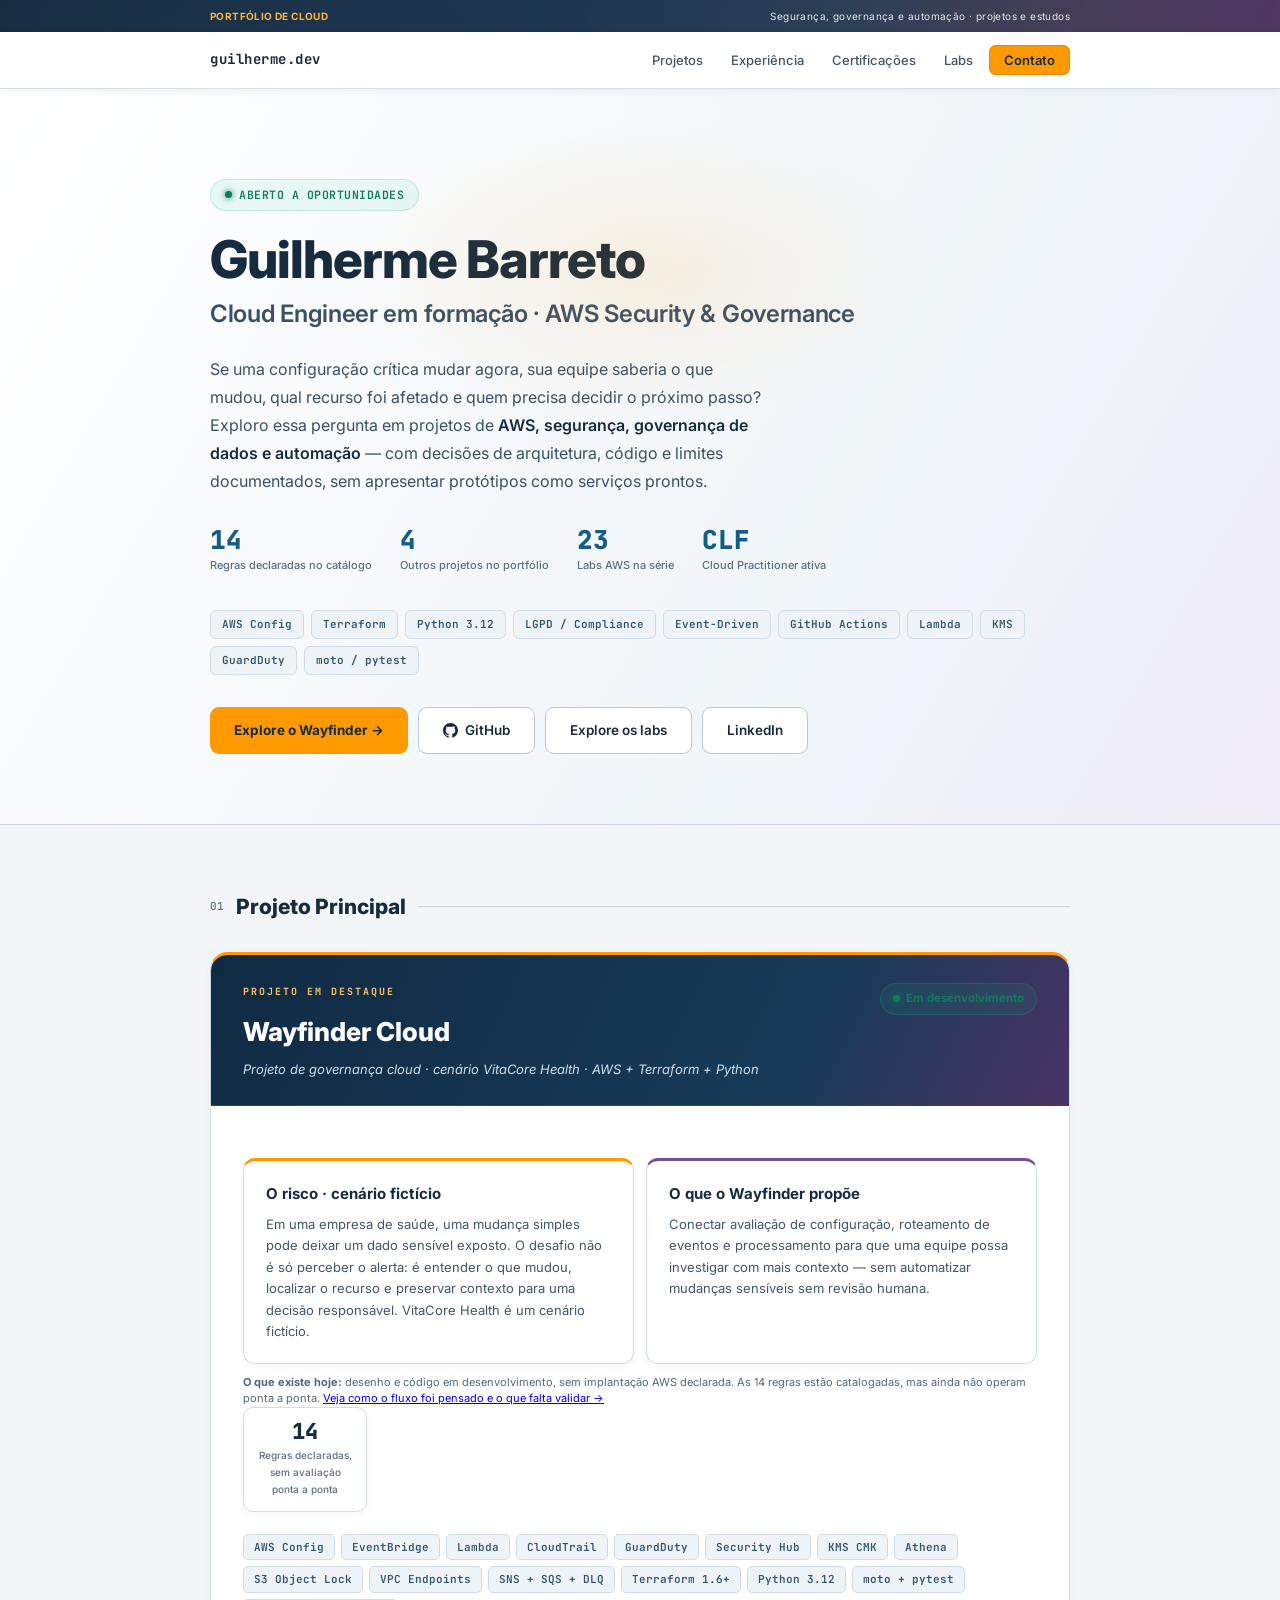
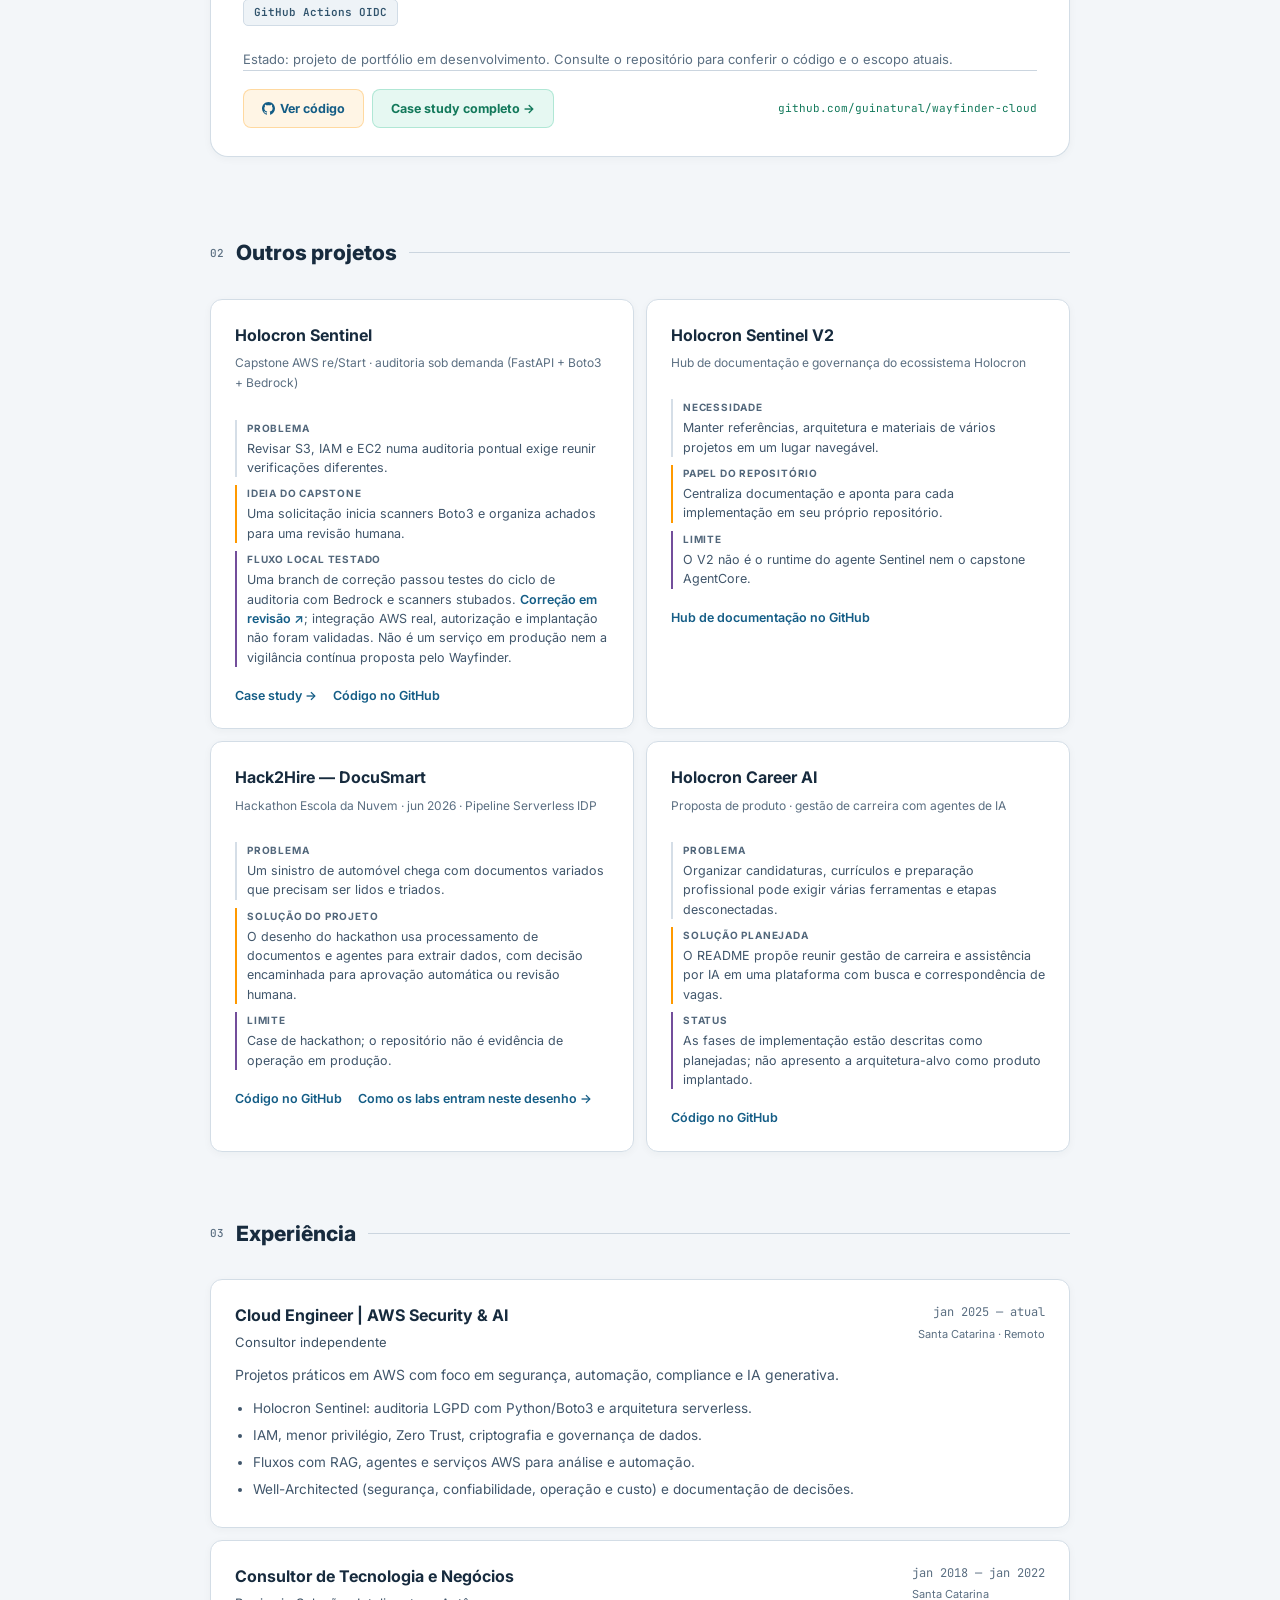
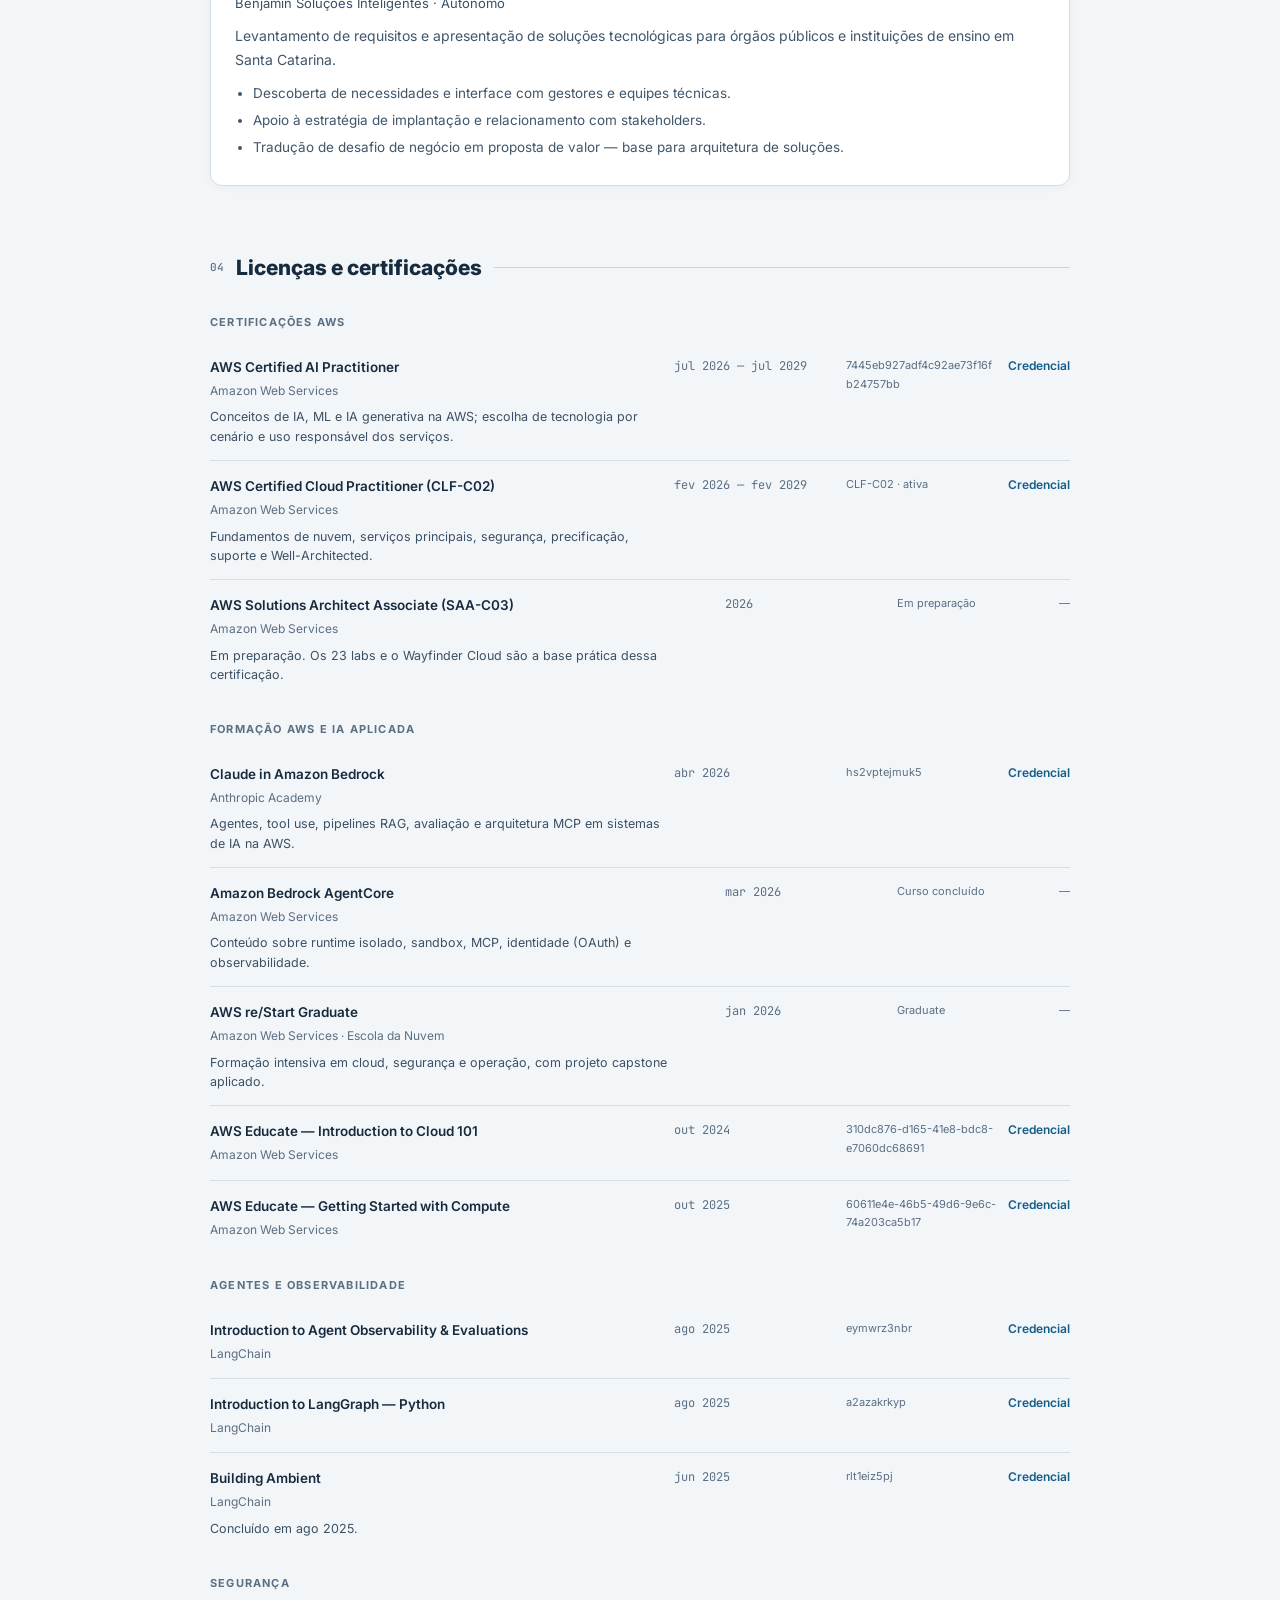
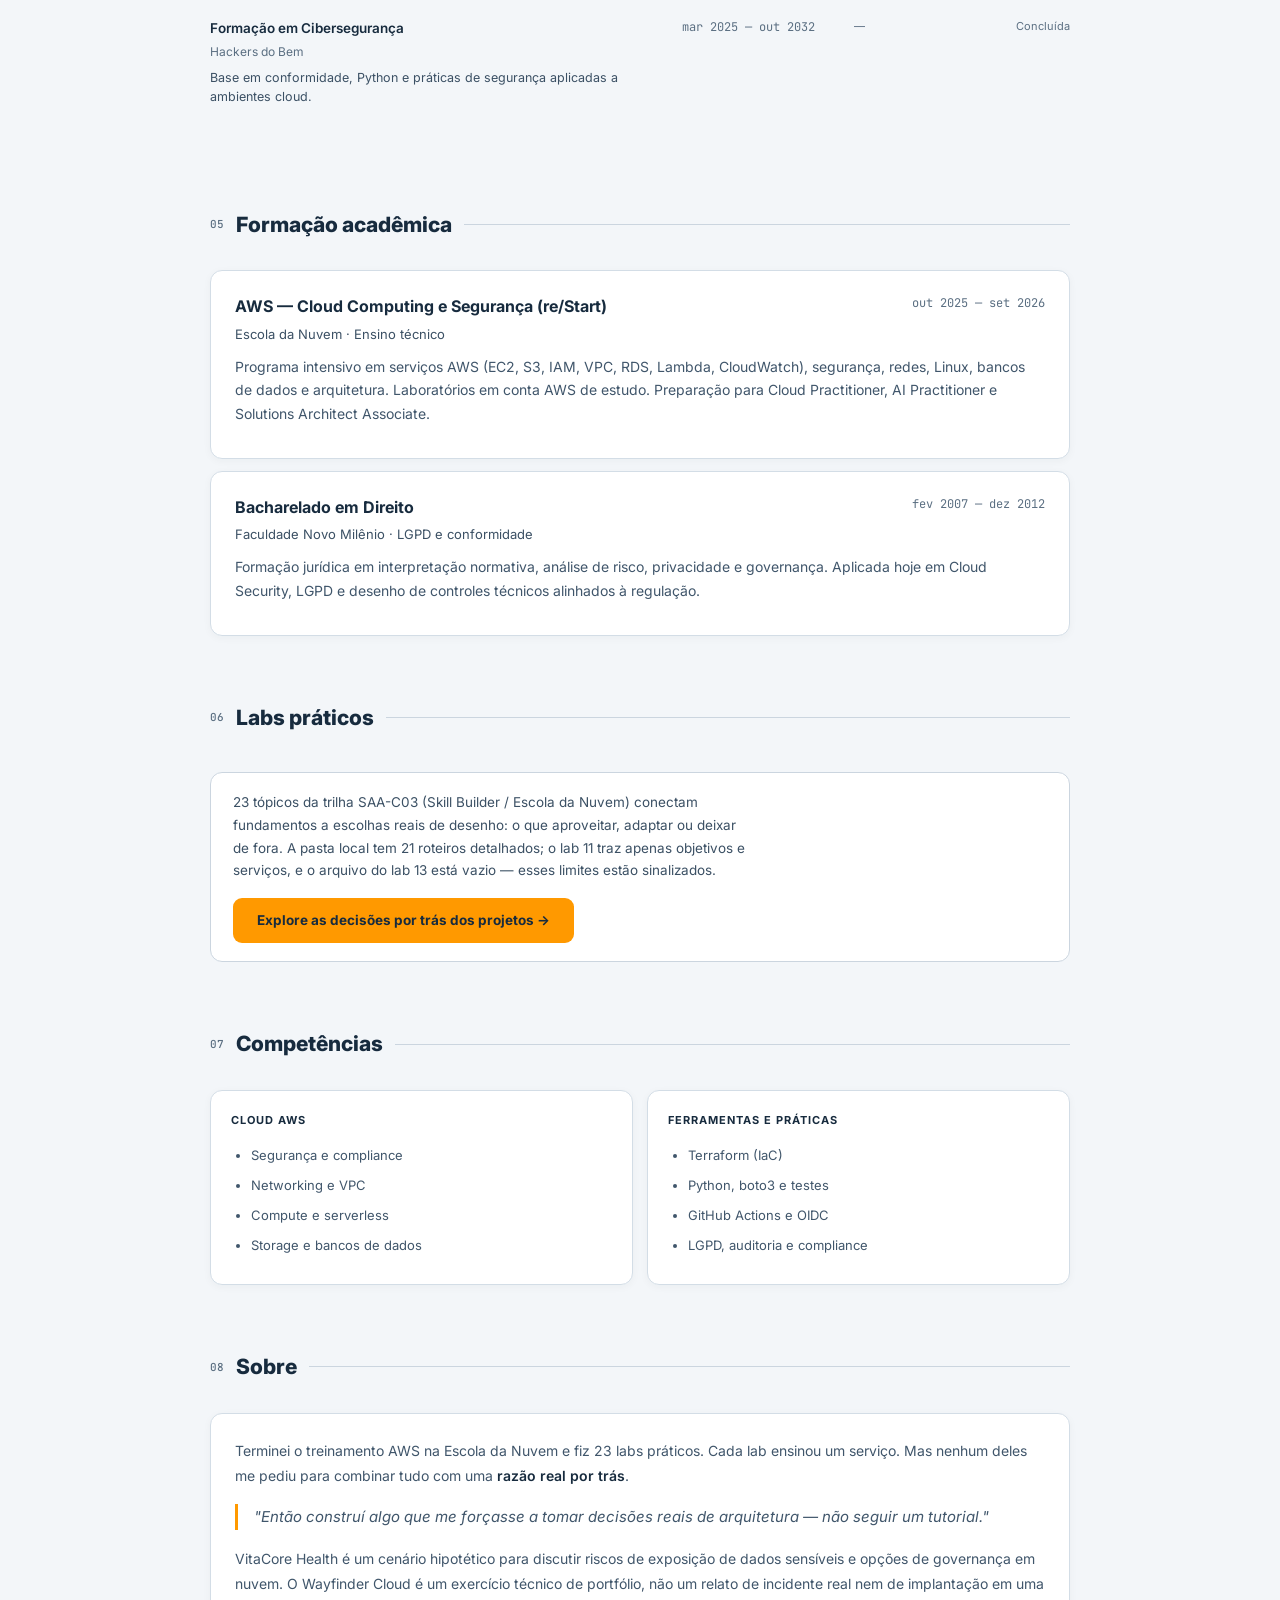
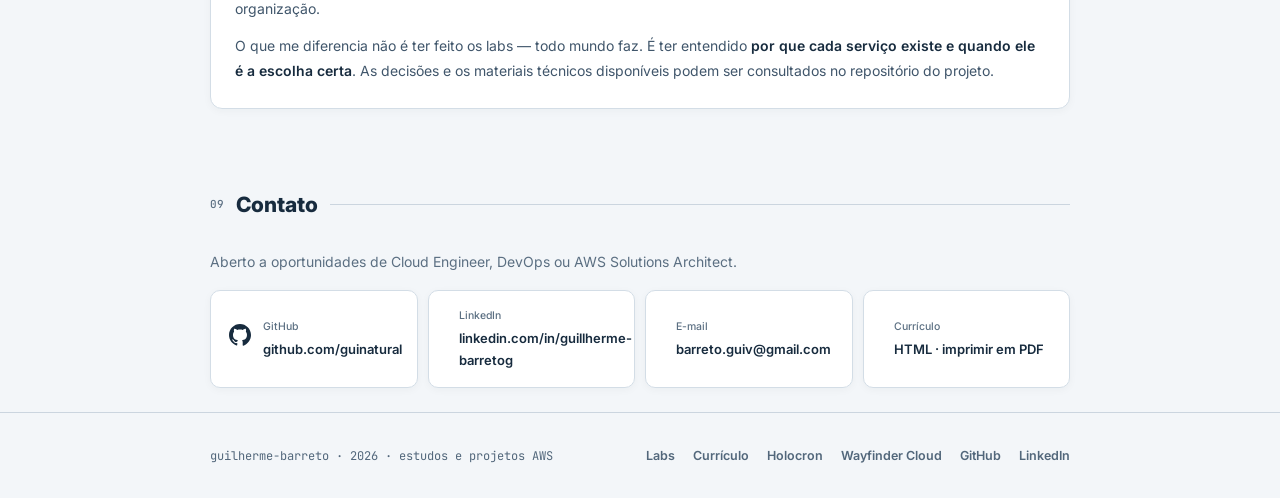
<file: index.html>
<!DOCTYPE html>
<html lang="pt-BR">
<head>
<meta charset="UTF-8"/>
<meta name="viewport" content="width=device-width, initial-scale=1.0"/>
<meta name="description" content="Portfólio de Guilherme Barreto: projetos e estudos em AWS, segurança, governança de dados e automação de infraestrutura."/>
<link rel="canonical" href="https://guinatural.github.io/"/>
<meta property="og:type" content="website"/>
<meta property="og:title" content="Guilherme Barreto — Cloud, segurança e governança"/>
<meta property="og:description" content="Projetos de portfólio e estudos em AWS, segurança, governança de dados e automação."/>
<meta property="og:url" content="https://guinatural.github.io/"/>
<title>Guilherme Barreto — Cloud, segurança e governança</title>
<style>
@import url('https://fonts.googleapis.com/css2?family=Inter:wght@300;400;500;600;700;800&family=JetBrains+Mono:wght@400;500;700&display=swap');

:root {
  --bg:     #0b1422;
  --bg2:    #111f30;
  --bg3:    #17283c;
  --bg4:    #1d334b;
  --borda:  #2b4259;
  --txt:    #f2f5f8;
  --muted:  #9aabbc;
  --dim:    #c0ccd7;
  --blue:   #ff9900;
  --green:  #56c7a5;
  --amber:  #ffc15a;
  --purple: #ffb547;
  --ciano:  #8ebbd8;
  --red:    #ff7777;
  --pink:   #f08a39;
}

*, *::before, *::after { box-sizing: border-box; margin: 0; padding: 0; }
html { scroll-behavior: smooth; }
body {
  font-family: 'Inter', system-ui, sans-serif;
  background: var(--bg);
  color: var(--txt);
  line-height: 1.7;
  overflow-x: hidden;
}

/* ── STARS ── */
body::before {
  content: '';
  position: fixed; inset: 0; z-index: 0; pointer-events: none;
  background-image:
    radial-gradient(ellipse at 80% 2%, rgba(255,153,0,.09), transparent 32%),
    radial-gradient(ellipse at 12% 20%, rgba(82,145,190,.08), transparent 34%);
}

/* ── LAYOUT ── */
.wrapper { position: relative; z-index: 1; max-width: 900px; margin: 0 auto; padding: 0 20px; }

/* ── NAV ── */
nav {
  position: sticky; top: 0; z-index: 100;
  background: rgba(11,20,34,.94);
  backdrop-filter: blur(16px);
  border-bottom: 1px solid var(--borda);
  padding: 0;
}
.nav-inner {
  max-width: 900px; margin: 0 auto; padding: 0 20px;
  display: flex; align-items: center; justify-content: space-between;
  height: 56px;
}
.nav-brand {
  font-family: 'JetBrains Mono', monospace;
  font-size: 14px; font-weight: 700; color: var(--txt);
  text-decoration: none; letter-spacing: .5px;
}
.nav-links { display: flex; gap: 4px; list-style: none; align-items: center; flex-wrap: wrap; }
.nav-links a {
  font-size: 13px; font-weight: 500; color: var(--muted);
  text-decoration: none; padding: 6px 12px; border-radius: 7px;
  transition: color .2s, background .2s;
}
.nav-links a:hover { color: var(--txt); background: rgba(255,255,255,.05); }
.nav-links .nav-gh {
  background: rgba(255,153,0,.1); color: var(--blue);
  border: 1px solid rgba(255,153,0,.3); border-radius: 7px;
  padding: 6px 14px; font-weight: 600;
}
.nav-links .nav-gh:hover { background: rgba(255,153,0,.18); }
a:focus-visible, button:focus-visible { outline: 2px solid var(--ciano); outline-offset: 3px; }

/* ── HERO ── */
#hero { padding: 90px 0 70px; border-bottom: 1px solid var(--borda); position: relative; }
.hero-glow {
  position: absolute; top: -60px; left: 50%; transform: translateX(-50%);
  width: min(600px, 100%); height: 300px; border-radius: 50%;
  background: radial-gradient(ellipse, rgba(255,153,0,.1) 0%, transparent 70%);
  pointer-events: none;
}
.hero-available {
  display: inline-flex; align-items: center; gap: 7px;
  font-family: 'JetBrains Mono', monospace;
  font-size: 11.5px; font-weight: 600; color: var(--green);
  background: rgba(16,185,129,.08); border: 1px solid rgba(16,185,129,.2);
  padding: 5px 14px; border-radius: 20px; margin-bottom: 20px;
  letter-spacing: .5px; text-transform: uppercase;
}
.dot-pulse {
  width: 7px; height: 7px; border-radius: 50%; background: var(--green);
  box-shadow: 0 0 6px var(--green);
  animation: dotpulse 2s infinite;
}
@keyframes dotpulse { 0%,100%{opacity:1;transform:scale(1)} 50%{opacity:.5;transform:scale(.8)} }

.hero-name {
  font-size: clamp(32px, 6vw, 52px);
  font-weight: 800; line-height: 1.1; letter-spacing: -1px;
  margin-bottom: 6px; color: var(--txt);
}
.hero-role {
  font-size: clamp(18px, 3vw, 24px);
  font-weight: 600; color: var(--dim);
  margin-bottom: 20px; letter-spacing: -.3px;
}
.hero-desc {
  font-size: 16px; color: var(--dim); line-height: 1.75;
  max-width: 560px; margin-bottom: 32px;
}
.hero-desc strong { color: var(--txt); font-weight: 600; }

.hero-stats {
  display: flex; flex-wrap: wrap; gap: 28px;
  margin-bottom: 36px;
}
.hero-stat { display: flex; flex-direction: column; }
.hero-stat .hs-val {
  font-size: 26px; font-weight: 800; line-height: 1;
  font-family: 'JetBrains Mono', monospace;
  color: var(--blue);
}
.hero-stat .hs-lbl { font-size: 11px; color: var(--muted); font-weight: 500; margin-top: 3px; }

.hero-tags { display: flex; flex-wrap: wrap; gap: 7px; margin-bottom: 32px; }
.tag {
  font-family: 'JetBrains Mono', monospace;
  font-size: 11px; font-weight: 600;
  padding: 4px 11px; border-radius: 6px; border: 1px solid;
}
.tc, .tb, .tg, .ta, .tp, .tr {
  color: var(--dim);
  border-color: var(--borda);
  background: rgba(255,255,255,.04);
}

.hero-cta { display: flex; gap: 10px; flex-wrap: wrap; }
.btn-p {
  background: var(--blue); color: #000; font-weight: 700;
  font-size: 13.5px; padding: 11px 24px; border-radius: 9px;
  text-decoration: none; display: inline-flex; align-items: center; gap: 7px;
  transition: opacity .2s, transform .15s;
}
.btn-p:hover { opacity: .88; transform: translateY(-1px); }
.btn-o {
  border: 1px solid var(--borda); color: var(--txt); font-weight: 600;
  font-size: 13.5px; padding: 11px 24px; border-radius: 9px;
  text-decoration: none; display: inline-flex; align-items: center; gap: 7px;
  transition: border-color .2s, transform .15s; background: rgba(255,255,255,.03);
}
.btn-o:hover { border-color: var(--blue); transform: translateY(-1px); }

/* ── SECTION HEADER ── */
.sh { display: flex; align-items: center; gap: 12px; padding: 64px 0 28px; }
.sh h2 { font-size: 21px; font-weight: 800; white-space: nowrap; }
.sh-line { flex: 1; height: 1px; background: var(--borda); }
.sh-num {
  font-family: 'JetBrains Mono', monospace;
  font-size: 11px; color: var(--muted); font-weight: 500;
}

/* ── FEATURED PROJECT ── */
.proj-feat {
  background: var(--bg2); border: 1px solid var(--borda);
  border-radius: 18px; overflow: hidden;
  transition: border-color .25s, box-shadow .25s;
  margin-bottom: 14px;
}
.proj-feat:hover {
  border-color: rgba(255,153,0,.5);
  box-shadow: 0 12px 36px rgba(255,153,0,.08);
}
.pf-top {
  background: linear-gradient(135deg, #0a1628 0%, #111f3a 100%);
  padding: 28px 32px 24px;
  border-bottom: 1px solid var(--borda);
  display: flex; align-items: flex-start; justify-content: space-between; gap: 20px;
  flex-wrap: wrap;
}
.pf-badge {
  font-family: 'JetBrains Mono', monospace;
  font-size: 10px; color: var(--amber); letter-spacing: 2px;
  text-transform: uppercase; font-weight: 700; margin-bottom: 10px;
  display: flex; align-items: center; gap: 6px;
}
.pf-name { font-size: 26px; font-weight: 800; margin-bottom: 4px; }
.pf-sub  { font-size: 13px; color: var(--muted); font-style: italic; }
.pf-live {
  display: flex; align-items: center; gap: 6px;
  font-size: 11.5px; font-weight: 700; color: var(--green);
  background: rgba(16,185,129,.1); border: 1px solid rgba(16,185,129,.2);
  padding: 5px 12px; border-radius: 20px; white-space: nowrap;
  flex-shrink: 0;
}

.pf-body { padding: 28px 32px; }

.pf-desc { font-size: 14px; color: rgba(226,232,240,.8); line-height: 1.8; margin-bottom: 22px; }
.pf-desc strong { color: #fff; font-weight: 600; }

.metrics { display: grid; grid-template-columns: repeat(auto-fill, minmax(115px,1fr)); gap: 10px; margin-bottom: 22px; }
.metric {
  background: var(--bg3); border: 1px solid var(--borda);
  border-radius: 10px; padding: 13px 14px; text-align: center;
}
.metric .mv { font-size: 22px; font-weight: 800; line-height: 1; margin-bottom: 4px; font-family: 'JetBrains Mono', monospace; }
.metric .ml { font-size: 10px; color: var(--muted); font-weight: 500; }
.mc, .mb, .mg, .ma, .mp, .mr { color: var(--txt); }

.stack { display: flex; flex-wrap: wrap; gap: 6px; margin-bottom: 22px; }
.stack { list-style: none; padding: 0; }
.si {
  font-family: 'JetBrains Mono', monospace; font-size: 11px; font-weight: 600;
  padding: 3px 10px; border-radius: 5px;
  background: rgba(255,255,255,.04); border: 1px solid var(--borda); color: var(--dim);
}

.pf-footer {
  display: flex; align-items: center; justify-content: space-between;
  flex-wrap: wrap; gap: 12px;
  padding-top: 18px; border-top: 1px solid var(--borda);
}
.pf-links { display: flex; flex-wrap: wrap; gap: 8px; }
.lbtn {
  font-size: 12.5px; font-weight: 700; padding: 8px 18px; border-radius: 8px;
  text-decoration: none; display: inline-flex; align-items: center; gap: 5px;
  transition: all .2s;
}
.lbtn-gh   { background: rgba(255,153,0,.1); color: var(--blue); border: 1px solid rgba(255,153,0,.3); }
.lbtn-case { background: rgba(16,185,129,.1); color: var(--green); border: 1px solid rgba(16,185,129,.25); }
.lbtn-gh:hover   { background: rgba(255,153,0,.18); }
.lbtn-case:hover { background: rgba(16,185,129,.2); }

/* ── TIMELINE PROJETO ── */
.timeline { margin: 8px 0 32px; position: relative; }
.timeline::before {
  content: ''; position: absolute; left: 18px; top: 0; bottom: 0;
  width: 1px; background: var(--borda);
}
.tl-item { display: flex; gap: 20px; margin-bottom: 20px; position: relative; z-index: 1; }
.tl-dot {
  width: 36px; height: 36px; border-radius: 50%; flex-shrink: 0;
  display: flex; align-items: center; justify-content: center; font-size: 14px;
  border: 1px solid var(--borda); background: var(--bg3); margin-top: 2px;
}
.tl-dot.done { background: rgba(16,185,129,.1); border-color: rgba(16,185,129,.3); }
.tl-dot.active { background: rgba(245,158,11,.1); border-color: rgba(245,158,11,.3); }
.tl-content { flex: 1; }
.tl-title { font-size: 14px; font-weight: 700; margin-bottom: 3px; }
.tl-desc  { font-size: 12.5px; color: var(--muted); line-height: 1.5; }
.tl-tags  { display: flex; flex-wrap: wrap; gap: 4px; margin-top: 6px; }
.tl-tag   { font-size: 10px; font-weight: 600; padding: 2px 8px; border-radius: 4px; }

/* ── LABS ── */
.labs-filter { display: flex; flex-wrap: wrap; gap: 6px; margin-bottom: 20px; }
.lf-btn {
  font-size: 12px; font-weight: 600; padding: 5px 14px; border-radius: 20px;
  border: 1px solid var(--borda); background: var(--bg3); color: var(--muted);
  cursor: pointer; transition: all .2s;
}
.lf-btn:hover  { border-color: var(--ciano); color: var(--ciano); }
.lf-btn.active { border-color: var(--ciano); color: var(--ciano); background: rgba(6,182,212,.08); }

.labs-grid { display: grid; grid-template-columns: repeat(auto-fill, minmax(260px,1fr)); gap: 12px; }
.lab-card {
  background: var(--bg2); border: 1px solid var(--borda);
  border-radius: 12px; padding: 18px 20px;
  transition: border-color .2s, transform .2s; cursor: default;
}
.lab-card:hover { transform: translateY(-2px); }
.lab-card.done  { border-color: rgba(16,185,129,.18); }
.lab-card.done:hover { border-color: var(--green); }
.lab-card.hidden { display: none; }
.lab-num {
  font-family: 'JetBrains Mono', monospace;
  font-size: 10px; color: var(--muted); font-weight: 600; letter-spacing: 1px; margin-bottom: 7px;
}
.lab-title { font-size: 13.5px; font-weight: 600; margin-bottom: 8px; line-height: 1.4; }
.lab-tags { display: flex; flex-wrap: wrap; gap: 4px; }
.lab-tag  { font-size: 10px; font-weight: 600; padding: 2px 8px; border-radius: 4px; }
.lab-status { font-size: 11px; font-weight: 700; margin-top: 10px; display: flex; align-items: center; gap: 5px; }
.lab-status.done   { color: var(--green); }
.lab-status.active { color: var(--amber); }

/* ── SKILLS ── */
.skills-grid { display: grid; grid-template-columns: 1fr 1fr; gap: 14px; }
@media(max-width:600px){ .skills-grid { grid-template-columns: 1fr; } }
.skill-group {
  background: var(--bg2); border: 1px solid var(--borda);
  border-radius: 12px; padding: 20px;
}
.skill-group h3 {
  font-size: 11px; font-weight: 700; color: var(--muted);
  text-transform: uppercase; letter-spacing: 1px; margin-bottom: 14px;
}
.skill-list { list-style: disc; padding-left: 20px; color: var(--dim); font-size: 13px; }
.skill-list li { margin-bottom: 8px; }

/* ── CERT ── */
.cert-grid { display: grid; grid-template-columns: repeat(auto-fill, minmax(200px,1fr)); gap: 10px; margin-top: 14px; }
.cert-card {
  background: var(--bg2); border: 1px solid var(--borda);
  border-radius: 10px; padding: 16px; display: flex; gap: 12px; align-items: flex-start;
  transition: border-color .2s;
}
.cert-card:hover { border-color: var(--amber); }
.cert-icon { font-size: 24px; flex-shrink: 0; }
.cert-name { font-size: 13px; font-weight: 700; margin-bottom: 2px; }
.cert-sub  { font-size: 11px; color: var(--muted); line-height: 1.4; }
.cert-status {
  display: inline-block; margin-top: 5px;
  font-size: 10px; font-weight: 700; padding: 2px 8px; border-radius: 10px;
}
.cs-prog { background: rgba(255,255,255,.06); color: var(--dim); border: 1px solid var(--borda); }
.cs-done { background: rgba(255,255,255,.06); color: var(--txt); border: 1px solid var(--borda); }

/* ── EXPERIÊNCIA / FORMAÇÃO ── */
.exp-list { display: flex; flex-direction: column; gap: 12px; }
.exp-card {
  background: var(--bg2); border: 1px solid var(--borda);
  border-radius: 12px; padding: 22px 24px;
}
.exp-head { display: flex; justify-content: space-between; gap: 16px; flex-wrap: wrap; margin-bottom: 8px; }
.exp-role { font-size: 16px; font-weight: 700; }
.exp-co { font-size: 13px; color: var(--dim); margin-top: 2px; }
.exp-dates { font-size: 12px; color: var(--muted); font-family: 'JetBrains Mono', monospace; text-align: right; }
.exp-loc { font-size: 11px; color: var(--muted); margin-top: 2px; }
.exp-card p { font-size: 14px; color: var(--dim); line-height: 1.7; margin: 10px 0; }
.exp-card ul { margin: 8px 0 0 18px; color: var(--dim); font-size: 13.5px; line-height: 1.7; }
.exp-card li { margin-bottom: 4px; }
.exp-card strong { color: var(--txt); font-weight: 600; }

/* ── CERT LIST ── */
.cert-group { margin-bottom: 22px; }
.cert-group h3 {
  font-size: 11px; font-weight: 700; color: var(--muted);
  text-transform: uppercase; letter-spacing: 1.2px; margin-bottom: 10px;
}
.cert-row {
  display: grid; grid-template-columns: 1fr 160px 150px auto;
  gap: 12px; align-items: start;
  padding: 14px 0; border-bottom: 1px solid var(--borda);
}
.cert-row:last-child { border-bottom: none; }
.cert-title { font-size: 13.5px; font-weight: 600; }
.cert-issuer { font-size: 12px; color: var(--muted); margin-top: 2px; }
.cert-desc { font-size: 12.5px; color: var(--dim); line-height: 1.55; margin-top: 6px; max-width: 560px; }
.cert-when { font-size: 12px; color: var(--muted); font-family: 'JetBrains Mono', monospace; }
.cert-id { font-size: 11px; color: var(--muted); word-break: break-all; }
.cert-link {
  font-size: 12px; font-weight: 600; color: var(--blue);
  text-decoration: none; white-space: nowrap;
}
.cert-link:hover { text-decoration: underline; }
@media(max-width:720px){
  .cert-row { grid-template-columns: 1fr; gap: 6px; }
  .exp-dates { text-align: left; }
}

/* ── OTHER PROJECTS ── */
.proj-grid { display: grid; grid-template-columns: 1fr 1fr; gap: 12px; }
@media(max-width:720px){ .proj-grid { grid-template-columns: 1fr; } }
.proj-card {
  background: var(--bg2); border: 1px solid var(--borda);
  border-radius: 12px; padding: 22px 24px;
  display: flex; flex-direction: column;
}
.proj-card h3 { font-size: 16px; font-weight: 700; margin-bottom: 4px; }
.proj-meta { font-size: 12px; color: var(--muted); margin-bottom: 12px; }
.proj-card p { font-size: 13.5px; color: var(--dim); line-height: 1.7; flex: 1; }
.proj-card a { margin-top: 14px; font-size: 12.5px; font-weight: 600; color: var(--blue); text-decoration: none; }
.proj-card a:hover { text-decoration: underline; }
.proj-card-links { display: flex; flex-wrap: wrap; gap: 10px 16px; margin-top: 14px; }
.proj-card-links a { margin-top: 0; }

.labs-cta {
  display: flex; align-items: center; justify-content: space-between; gap: 16px; flex-wrap: wrap;
  background: var(--bg2); border: 1px solid var(--borda); border-radius: 12px;
  padding: 18px 22px; margin-top: 8px;
}
.labs-cta p { font-size: 13.5px; color: var(--dim); max-width: 520px; }
.proj-feat { border-top: 2px solid var(--blue); }
.pf-top { background: linear-gradient(120deg, #172b40, #102033 70%); }
.proj-card, .exp-card, .skill-group, .story-card, .contact-card { box-shadow: 0 10px 28px rgba(0,0,0,.12); }
.hero-tags { list-style: none; padding: 0; }
.hero-tags .tag { display: inline-flex; align-items: center; }

/* ── ABOUT / STORY ── */
.story-card {
  background: var(--bg2); border: 1px solid var(--borda);
  border-radius: 12px; padding: 24px; margin-bottom: 14px;
}
.story-card p { font-size: 14px; color: var(--dim); line-height: 1.8; margin-bottom: 12px; }
.story-card p:last-child { margin-bottom: 0; }
.story-card strong { color: var(--txt); font-weight: 600; }
.story-card .quote {
  border-left: 3px solid var(--blue); padding-left: 16px; margin: 16px 0;
  font-size: 15px; font-style: italic; color: rgba(226,232,240,.75); line-height: 1.7;
}

/* ── CONTACT ── */
.contact-grid { display: grid; grid-template-columns: repeat(auto-fill, minmax(200px,1fr)); gap: 10px; margin-top: 14px; }
.contact-card {
  background: var(--bg2); border: 1px solid var(--borda);
  border-radius: 10px; padding: 16px 18px;
  display: flex; align-items: center; gap: 12px;
  text-decoration: none; color: var(--txt);
  transition: border-color .2s, transform .15s;
}
.contact-card:hover { transform: translateY(-2px); }
.contact-card.gh:hover  { border-color: var(--blue); }
.contact-card.li:hover  { border-color: #0a66c2; }
.contact-card.em:hover  { border-color: var(--green); }
.cc-icon { font-size: 22px; flex-shrink: 0; }
.cc-label { font-size: 10.5px; color: var(--muted); font-weight: 500; margin-bottom: 2px; }
.cc-val   { font-size: 13px; font-weight: 600; }

/* ── FOOTER ── */
footer { border-top: 1px solid var(--borda); padding: 32px 0; margin-top: 24px; }
.footer-inner {
  max-width: 900px; margin: 0 auto; padding: 0 20px;
  display: flex; align-items: center; justify-content: space-between; flex-wrap: wrap; gap: 14px;
}
.footer-left { font-family: 'JetBrains Mono', monospace; font-size: 12px; color: var(--muted); }
.footer-left span { color: var(--green); }
.footer-links { display: flex; flex-wrap: wrap; gap: 18px; }
.footer-links a { font-size: 12.5px; font-weight: 600; color: var(--muted); text-decoration: none; transition: color .2s; }
.footer-links a:hover { color: var(--blue); }

/* ── RESPONSIVE ── */
@media(max-width:640px){
  .pf-top { flex-direction: column; }
  .hero-stats { gap: 20px; }
  .metrics { grid-template-columns: repeat(auto-fit,minmax(90px,1fr)); }
  .hero-cta { flex-direction: column; align-items: flex-start; }
  .nav-inner { height: auto; min-height: 56px; padding-top: 8px; padding-bottom: 8px; flex-wrap: wrap; }
  .nav-links { width: 100%; justify-content: center; }
  .nav-links a { padding: 6px 8px; }
}
@media(prefers-reduced-motion:reduce){
  html { scroll-behavior: auto; }
  *, *::before, *::after { animation-duration: .01ms !important; transition-duration: .01ms !important; }
}
</style>
<link rel="stylesheet" href="portfolio-theme.css">
</head>
<body>

<!-- NAV -->
<div class="utility-bar">
  <div class="utility-inner">
    <strong>PORTFÓLIO DE CLOUD</strong>
    <span>Segurança, governança e automação · projetos e estudos</span>
  </div>
</div>
<nav>
  <div class="nav-inner">
    <a href="index.html" class="nav-brand">guilherme.dev</a>
    <ul class="nav-links">
      <li><a href="#projeto">Projetos</a></li>
      <li><a href="#experiencia">Experiência</a></li>
      <li><a href="#certificacoes">Certificações</a></li>
      <li><a href="labs.html">Labs</a></li>
      <li><a href="#contato" class="nav-gh">Contato</a></li>
    </ul>
  </div>
</nav>

<!-- HERO -->
<section id="hero">
  <div class="wrapper">
    <div class="hero-glow"></div>
    <div class="hero-available">
      <span class="dot-pulse"></span>
      Aberto a oportunidades
    </div>
    <h1 class="hero-name">Guilherme Barreto</h1>
    <div class="hero-role">Cloud Engineer em formação · AWS Security &amp; Governance</div>
    <p class="hero-desc">
      Se uma configuração crítica mudar agora, sua equipe saberia o que mudou, qual recurso foi afetado
      e quem precisa decidir o próximo passo? Exploro essa pergunta em projetos de
      <strong>AWS, segurança, governança de dados e automação</strong> — com decisões de arquitetura,
      código e limites documentados, sem apresentar protótipos como serviços prontos.
    </p>

    <div class="hero-stats">
      <div class="hero-stat">
        <span class="hs-val">14</span>
        <span class="hs-lbl">Regras declaradas no catálogo</span>
      </div>
      <div class="hero-stat">
        <span class="hs-val">4</span>
        <span class="hs-lbl">Outros projetos no portfólio</span>
      </div>
      <div class="hero-stat">
        <span class="hs-val">23</span>
        <span class="hs-lbl">Labs AWS na série</span>
      </div>
      <div class="hero-stat">
        <span class="hs-val">CLF</span>
        <span class="hs-lbl">Cloud Practitioner ativa</span>
      </div>
    </div>

    <ul class="hero-tags" aria-label="Tecnologias e práticas">
      <li class="tag tc">AWS Config</li>
      <li class="tag tb">Terraform</li>
      <li class="tag tg">Python 3.12</li>
      <li class="tag ta">LGPD / Compliance</li>
      <li class="tag tp">Event-Driven</li>
      <li class="tag tc">GitHub Actions</li>
      <li class="tag tb">Lambda</li>
      <li class="tag tg">KMS</li>
      <li class="tag ta">GuardDuty</li>
      <li class="tag tp">moto / pytest</li>
    </ul>

    <div class="hero-cta">
      <a href="#projeto" class="btn-p">Explore o Wayfinder →</a>
      <a href="https://github.com/guinatural" target="_blank" rel="noopener" class="btn-o">
        <svg width="15" height="15" fill="currentColor" viewBox="0 0 24 24"><path d="M12 0C5.37 0 0 5.37 0 12c0 5.3 3.438 9.8 8.205 11.385.6.113.82-.258.82-.577 0-.285-.01-1.04-.015-2.04-3.338.724-4.042-1.61-4.042-1.61C4.422 18.07 3.633 17.7 3.633 17.7c-1.087-.744.084-.729.084-.729 1.205.084 1.838 1.236 1.838 1.236 1.07 1.835 2.809 1.305 3.495.998.108-.776.417-1.305.76-1.605-2.665-.3-5.466-1.332-5.466-5.93 0-1.31.465-2.38 1.235-3.22-.135-.303-.54-1.523.105-3.176 0 0 1.005-.322 3.3 1.23.96-.267 1.98-.399 3-.405 1.02.006 2.04.138 3 .405 2.28-1.552 3.285-1.23 3.285-1.23.645 1.653.24 2.873.12 3.176.765.84 1.23 1.91 1.23 3.22 0 4.61-2.805 5.625-5.475 5.92.42.36.81 1.096.81 2.22 0 1.606-.015 2.896-.015 3.286 0 .315.21.69.825.57C20.565 21.795 24 17.295 24 12c0-6.63-5.37-12-12-12"/></svg>
        GitHub
      </a>
      <a href="labs.html" class="btn-o">Explore os labs</a>
      <a href="https://www.linkedin.com/in/guillherme-barretog/" target="_blank" rel="noopener" class="btn-o">LinkedIn</a>
    </div>
  </div>
</section>

<!-- PROJETO PRINCIPAL -->
<section id="projeto">
  <div class="wrapper">
    <div class="sh fade-in">
      <span class="sh-num">01</span>
      <h2>Projeto Principal</h2>
      <div class="sh-line"></div>
    </div>

    <div class="proj-feat fade-in">
      <div class="pf-top">
        <div>
          <div class="pf-badge">Projeto em destaque</div>
          <div class="pf-name">Wayfinder Cloud</div>
          <div class="pf-sub">Projeto de governança cloud · cenário VitaCore Health · AWS + Terraform + Python</div>
        </div>
        <div class="pf-live"><span class="dot-pulse"></span> Em desenvolvimento</div>
      </div>

      <div class="pf-body">
        <div class="case-story-grid" aria-label="Problema e solução proposta do Wayfinder">
          <article class="case-story-card problem">
            <h3>O risco · cenário fictício</h3>
            <p>
              Em uma empresa de saúde, uma mudança simples pode deixar um dado sensível exposto.
              O desafio não é só perceber o alerta: é entender o que mudou, localizar o recurso e
              preservar contexto para uma decisão responsável. VitaCore Health é um cenário fictício.
            </p>
          </article>
          <article class="case-story-card solution">
            <h3>O que o Wayfinder propõe</h3>
            <p>
              Conectar avaliação de configuração, roteamento de eventos e processamento para que
              uma equipe possa investigar com mais contexto — sem automatizar mudanças sensíveis
              sem revisão humana.
            </p>
          </article>
        </div>
        <p class="project-status">
          <strong>O que existe hoje:</strong> desenho e código em desenvolvimento, sem implantação AWS
          declarada. As 14 regras estão catalogadas, mas ainda não operam ponta a ponta.
          <a href="wayfinder.html">Veja como o fluxo foi pensado e o que falta validar →</a>
        </p>

        <div class="metrics">
          <div class="metric"><div class="mv ma">14</div><div class="ml">Regras declaradas, sem avaliação ponta a ponta</div></div>
        </div>

        <ul class="stack" aria-label="Tecnologias e serviços considerados no projeto">
          <li class="si">AWS Config</li><li class="si">EventBridge</li>
          <li class="si">Lambda</li><li class="si">CloudTrail</li>
          <li class="si">GuardDuty</li><li class="si">Security Hub</li>
          <li class="si">KMS CMK</li><li class="si">Athena</li>
          <li class="si">S3 Object Lock</li><li class="si">VPC Endpoints</li>
          <li class="si">SNS + SQS + DLQ</li><li class="si">Terraform 1.6+</li>
          <li class="si">Python 3.12</li><li class="si">moto + pytest</li>
          <li class="si">GitHub Actions OIDC</li>
        </ul>

        <p style="font-size:13px;color:var(--muted);">
          Estado: projeto de portfólio em desenvolvimento. Consulte o repositório para conferir o código e o escopo atuais.
        </p>

        <div class="pf-footer">
          <div class="pf-links">
            <a href="https://github.com/guinatural/wayfinder-cloud" target="_blank" rel="noopener" class="lbtn lbtn-gh">
              <svg width="13" height="13" fill="currentColor" viewBox="0 0 24 24"><path d="M12 0C5.37 0 0 5.37 0 12c0 5.3 3.438 9.8 8.205 11.385.6.113.82-.258.82-.577 0-.285-.01-1.04-.015-2.04-3.338.724-4.042-1.61-4.042-1.61C4.422 18.07 3.633 17.7 3.633 17.7c-1.087-.744.084-.729.084-.729 1.205.084 1.838 1.236 1.838 1.236 1.07 1.835 2.809 1.305 3.495.998.108-.776.417-1.305.76-1.605-2.665-.3-5.466-1.332-5.466-5.93 0-1.31.465-2.38 1.235-3.22-.135-.303-.54-1.523.105-3.176 0 0 1.005-.322 3.3 1.23.96-.267 1.98-.399 3-.405 1.02.006 2.04.138 3 .405 2.28-1.552 3.285-1.23 3.285-1.23.645 1.653.24 2.873.12 3.176.765.84 1.23 1.91 1.23 3.22 0 4.61-2.805 5.625-5.475 5.92.42.36.81 1.096.81 2.22 0 1.606-.015 2.896-.015 3.286 0 .315.21.69.825.57C20.565 21.795 24 17.295 24 12c0-6.63-5.37-12-12-12"/></svg>
              Ver código
            </a>
            <a href="wayfinder.html" class="lbtn lbtn-case">Case study completo →</a>
          </div>
          <span style="font-size:11.5px;color:var(--muted);">
            <span style="color:var(--green);font-family:'JetBrains Mono',monospace;font-size:11px;">github.com/guinatural/wayfinder-cloud</span>
          </span>
        </div>
      </div>
    </div>
  </div>
</section>

<section id="outros-projetos">
  <div class="wrapper">
    <div class="sh fade-in">
      <span class="sh-num">02</span>
      <h2>Outros projetos</h2>
      <div class="sh-line"></div>
    </div>
    <div class="proj-grid fade-in">
      <article class="proj-card">
        <h3>Holocron Sentinel</h3>
        <div class="proj-meta">Capstone AWS re/Start · auditoria sob demanda (FastAPI + Boto3 + Bedrock)</div>
        <div class="project-story">
          <div><h4>Problema</h4><p>Revisar S3, IAM e EC2 numa auditoria pontual exige reunir verificações diferentes.</p></div>
          <div class="project-response"><h4>Ideia do capstone</h4><p>Uma solicitação inicia scanners Boto3 e organiza achados para uma revisão humana.</p></div>
          <div class="project-context"><h4>Fluxo local testado</h4><p>Uma branch de correção passou testes do ciclo de auditoria com Bedrock e scanners stubados. <a href="https://github.com/guinatural/Holocron-Sentinel-AWS-AgentCore/pull/2" target="_blank" rel="noopener">Correção em revisão ↗</a>; integração AWS real, autorização e implantação não foram validadas. Não é um serviço em produção nem a vigilância contínua proposta pelo Wayfinder.</p></div>
        </div>
        <div class="proj-card-links">
          <a href="holocron.html">Case study →</a>
          <a href="https://github.com/guinatural/Holocron-Sentinel-AWS-AgentCore" target="_blank" rel="noopener">Código no GitHub</a>
        </div>
      </article>
      <article class="proj-card">
        <h3>Holocron Sentinel V2</h3>
        <div class="proj-meta">Hub de documentação e governança do ecossistema Holocron</div>
        <div class="project-story">
          <div><h4>Necessidade</h4><p>Manter referências, arquitetura e materiais de vários projetos em um lugar navegável.</p></div>
          <div class="project-response"><h4>Papel do repositório</h4><p>Centraliza documentação e aponta para cada implementação em seu próprio repositório.</p></div>
          <div class="project-context"><h4>Limite</h4><p>O V2 não é o runtime do agente Sentinel nem o capstone AgentCore.</p></div>
        </div>
        <div class="proj-card-links">
          <a href="https://github.com/guinatural/Holocron-Sentinel-Startup-V2" target="_blank" rel="noopener">Hub de documentação no GitHub</a>
        </div>
      </article>
      <article class="proj-card">
        <h3>Hack2Hire — DocuSmart</h3>
        <div class="proj-meta">Hackathon Escola da Nuvem · jun 2026 · Pipeline Serverless IDP</div>
        <div class="project-story">
          <div><h4>Problema</h4><p>Um sinistro de automóvel chega com documentos variados que precisam ser lidos e triados.</p></div>
          <div class="project-response"><h4>Solução do projeto</h4><p>O desenho do hackathon usa processamento de documentos e agentes para extrair dados, com decisão encaminhada para aprovação automática ou revisão humana.</p></div>
          <div class="project-context"><h4>Limite</h4><p>Case de hackathon; o repositório não é evidência de operação em produção.</p></div>
        </div>
        <div class="proj-card-links">
          <a href="https://github.com/guinatural/docusmart-motor-strands" target="_blank" rel="noopener">Código no GitHub</a>
          <a href="labs.html">Como os labs entram neste desenho →</a>
        </div>
      </article>
      <article class="proj-card">
        <h3>Holocron Career AI</h3>
        <div class="proj-meta">Proposta de produto · gestão de carreira com agentes de IA</div>
        <div class="project-story">
          <div><h4>Problema</h4><p>Organizar candidaturas, currículos e preparação profissional pode exigir várias ferramentas e etapas desconectadas.</p></div>
          <div class="project-response"><h4>Solução planejada</h4><p>O README propõe reunir gestão de carreira e assistência por IA em uma plataforma com busca e correspondência de vagas.</p></div>
          <div class="project-context"><h4>Status</h4><p>As fases de implementação estão descritas como planejadas; não apresento a arquitetura-alvo como produto implantado.</p></div>
        </div>
        <div class="proj-card-links">
          <a href="https://github.com/guinatural/Holocron-Career-AI" target="_blank" rel="noopener">Código no GitHub</a>
        </div>
      </article>
    </div>
  </div>
</section>

<section id="experiencia">
  <div class="wrapper">
    <div class="sh fade-in">
      <span class="sh-num">03</span>
      <h2>Experiência</h2>
      <div class="sh-line"></div>
    </div>
    <div class="exp-list fade-in">
      <article class="exp-card">
        <div class="exp-head">
          <div>
            <div class="exp-role">Cloud Engineer | AWS Security &amp; AI</div>
            <div class="exp-co">Consultor independente</div>
          </div>
          <div>
            <div class="exp-dates">jan 2025 — atual</div>
            <div class="exp-loc">Santa Catarina · Remoto</div>
          </div>
        </div>
        <p>Projetos práticos em AWS com foco em segurança, automação, compliance e IA generativa.</p>
        <ul>
          <li>Holocron Sentinel: auditoria LGPD com Python/Boto3 e arquitetura serverless.</li>
          <li>IAM, menor privilégio, Zero Trust, criptografia e governança de dados.</li>
          <li>Fluxos com RAG, agentes e serviços AWS para análise e automação.</li>
          <li>Well-Architected (segurança, confiabilidade, operação e custo) e documentação de decisões.</li>
        </ul>
      </article>
      <article class="exp-card">
        <div class="exp-head">
          <div>
            <div class="exp-role">Consultor de Tecnologia e Negócios</div>
            <div class="exp-co">Benjamin Soluções Inteligentes · Autônomo</div>
          </div>
          <div>
            <div class="exp-dates">jan 2018 — jan 2022</div>
            <div class="exp-loc">Santa Catarina</div>
          </div>
        </div>
        <p>
          Levantamento de requisitos e apresentação de soluções tecnológicas para órgãos públicos
          e instituições de ensino em Santa Catarina.
        </p>
        <ul>
          <li>Descoberta de necessidades e interface com gestores e equipes técnicas.</li>
          <li>Apoio à estratégia de implantação e relacionamento com stakeholders.</li>
          <li>Tradução de desafio de negócio em proposta de valor — base para arquitetura de soluções.</li>
        </ul>
      </article>
    </div>
  </div>
</section>

<section id="certificacoes">
  <div class="wrapper">
    <div class="sh fade-in">
      <span class="sh-num">04</span>
      <h2>Licenças e certificações</h2>
      <div class="sh-line"></div>
    </div>

    <div class="cert-group fade-in">
      <h3>Certificações AWS</h3>
      <div class="cert-row">
        <div>
          <div class="cert-title">AWS Certified AI Practitioner</div>
          <div class="cert-issuer">Amazon Web Services</div>
          <p class="cert-desc">Conceitos de IA, ML e IA generativa na AWS; escolha de tecnologia por cenário e uso responsável dos serviços.</p>
        </div>
        <div class="cert-when">jul 2026 — jul 2029</div>
        <div class="cert-id">7445eb927adf4c92ae73f16fb24757bb</div>
        <a class="cert-link" href="https://www.credly.com/badges/7445eb92-7adf-4c92-ae73-f16fb24757bb" target="_blank" rel="noopener">Credencial</a>
      </div>
      <div class="cert-row">
        <div>
          <div class="cert-title">AWS Certified Cloud Practitioner (CLF-C02)</div>
          <div class="cert-issuer">Amazon Web Services</div>
          <p class="cert-desc">Fundamentos de nuvem, serviços principais, segurança, precificação, suporte e Well-Architected.</p>
        </div>
        <div class="cert-when">fev 2026 — fev 2029</div>
        <div class="cert-id">CLF-C02 · ativa</div>
        <a class="cert-link" href="https://www.credly.com/badges/9f28dc2a-d9b8-4774-ab9f-dfe3a8324ff0/public_url" target="_blank" rel="noopener">Credencial</a>
      </div>
      <div class="cert-row">
        <div>
          <div class="cert-title">AWS Solutions Architect Associate (SAA-C03)</div>
          <div class="cert-issuer">Amazon Web Services</div>
          <p class="cert-desc">Em preparação. Os 23 labs e o Wayfinder Cloud são a base prática dessa certificação.</p>
        </div>
        <div class="cert-when">2026</div>
        <div class="cert-id">Em preparação</div>
        <span class="cert-id">—</span>
      </div>
    </div>

    <div class="cert-group fade-in">
      <h3>Formação AWS e IA aplicada</h3>
      <div class="cert-row">
        <div>
          <div class="cert-title">Claude in Amazon Bedrock</div>
          <div class="cert-issuer">Anthropic Academy</div>
          <p class="cert-desc">Agentes, tool use, pipelines RAG, avaliação e arquitetura MCP em sistemas de IA na AWS.</p>
        </div>
        <div class="cert-when">abr 2026</div>
        <div class="cert-id">hs2vptejmuk5</div>
        <a class="cert-link" href="https://www.credential.net/hs2vptejmuk5" target="_blank" rel="noopener">Credencial</a>
      </div>
      <div class="cert-row">
        <div>
          <div class="cert-title">Amazon Bedrock AgentCore</div>
          <div class="cert-issuer">Amazon Web Services</div>
          <p class="cert-desc">Conteúdo sobre runtime isolado, sandbox, MCP, identidade (OAuth) e observabilidade.</p>
        </div>
        <div class="cert-when">mar 2026</div>
        <div class="cert-id">Curso concluído</div>
        <span class="cert-id">—</span>
      </div>
      <div class="cert-row">
        <div>
          <div class="cert-title">AWS re/Start Graduate</div>
          <div class="cert-issuer">Amazon Web Services · Escola da Nuvem</div>
          <p class="cert-desc">Formação intensiva em cloud, segurança e operação, com projeto capstone aplicado.</p>
        </div>
        <div class="cert-when">jan 2026</div>
        <div class="cert-id">Graduate</div>
        <span class="cert-id">—</span>
      </div>
      <div class="cert-row">
        <div>
          <div class="cert-title">AWS Educate — Introduction to Cloud 101</div>
          <div class="cert-issuer">Amazon Web Services</div>
        </div>
        <div class="cert-when">out 2024</div>
        <div class="cert-id">310dc876-d165-41e8-bdc8-e7060dc68691</div>
        <a class="cert-link" href="https://www.credly.com/badges/310dc876-d165-41e8-bdc8-e7060dc68691" target="_blank" rel="noopener">Credencial</a>
      </div>
      <div class="cert-row">
        <div>
          <div class="cert-title">AWS Educate — Getting Started with Compute</div>
          <div class="cert-issuer">Amazon Web Services</div>
        </div>
        <div class="cert-when">out 2025</div>
        <div class="cert-id">60611e4e-46b5-49d6-9e6c-74a203ca5b17</div>
        <a class="cert-link" href="https://www.credly.com/badges/60611e4e-46b5-49d6-9e6c-74a203ca5b17" target="_blank" rel="noopener">Credencial</a>
      </div>
    </div>

    <div class="cert-group fade-in">
      <h3>Agentes e observabilidade</h3>
      <div class="cert-row">
        <div>
          <div class="cert-title">Introduction to Agent Observability &amp; Evaluations</div>
          <div class="cert-issuer">LangChain</div>
        </div>
        <div class="cert-when">ago 2025</div>
        <div class="cert-id">eymwrz3nbr</div>
        <a class="cert-link" href="https://academy.langchain.com/certificates/eymwrz3nbr" target="_blank" rel="noopener">Credencial</a>
      </div>
      <div class="cert-row">
        <div>
          <div class="cert-title">Introduction to LangGraph — Python</div>
          <div class="cert-issuer">LangChain</div>
        </div>
        <div class="cert-when">ago 2025</div>
        <div class="cert-id">a2azakrkyp</div>
        <a class="cert-link" href="https://academy.langchain.com/certificates/a2azakrkyp" target="_blank" rel="noopener">Credencial</a>
      </div>
      <div class="cert-row">
        <div>
          <div class="cert-title">Building Ambient</div>
          <div class="cert-issuer">LangChain</div>
          <p class="cert-desc">Concluído em ago 2025.</p>
        </div>
        <div class="cert-when">jun 2025</div>
        <div class="cert-id">rlt1eiz5pj</div>
        <a class="cert-link" href="https://academy.langchain.com/certificates/rlt1eiz5pj" target="_blank" rel="noopener">Credencial</a>
      </div>
    </div>

    <div class="cert-group fade-in">
      <h3>Segurança</h3>
      <div class="cert-row">
        <div>
          <div class="cert-title">Formação em Cibersegurança</div>
          <div class="cert-issuer">Hackers do Bem</div>
          <p class="cert-desc">Base em conformidade, Python e práticas de segurança aplicadas a ambientes cloud.</p>
        </div>
        <div class="cert-when">mar 2025 — out 2032</div>
        <div class="cert-id">—</div>
        <span class="cert-id">Concluída</span>
      </div>
    </div>
  </div>
</section>

<section id="formacao">
  <div class="wrapper">
    <div class="sh fade-in">
      <span class="sh-num">05</span>
      <h2>Formação acadêmica</h2>
      <div class="sh-line"></div>
    </div>
    <div class="exp-list fade-in">
      <article class="exp-card">
        <div class="exp-head">
          <div>
            <div class="exp-role">AWS — Cloud Computing e Segurança (re/Start)</div>
            <div class="exp-co">Escola da Nuvem · Ensino técnico</div>
          </div>
          <div class="exp-dates">out 2025 — set 2026</div>
        </div>
        <p>
          Programa intensivo em serviços AWS (EC2, S3, IAM, VPC, RDS, Lambda, CloudWatch),
          segurança, redes, Linux, bancos de dados e arquitetura. Laboratórios em conta AWS de estudo.
          Preparação para Cloud Practitioner, AI Practitioner e Solutions Architect Associate.
        </p>
      </article>
      <article class="exp-card">
        <div class="exp-head">
          <div>
            <div class="exp-role">Bacharelado em Direito</div>
            <div class="exp-co">Faculdade Novo Milênio · LGPD e conformidade</div>
          </div>
          <div class="exp-dates">fev 2007 — dez 2012</div>
        </div>
        <p>
          Formação jurídica em interpretação normativa, análise de risco, privacidade e governança.
          Aplicada hoje em Cloud Security, LGPD e desenho de controles técnicos alinhados à regulação.
        </p>
      </article>
    </div>
  </div>
</section>

<section id="labs">
  <div class="wrapper">
    <div class="sh fade-in">
      <span class="sh-num">06</span>
      <h2>Labs práticos</h2>
      <div class="sh-line"></div>
    </div>
    <div class="labs-cta fade-in">
      <p>23 tópicos da trilha SAA-C03 (Skill Builder / Escola da Nuvem) conectam fundamentos a escolhas reais de desenho: o que aproveitar, adaptar ou deixar de fora. A pasta local tem 21 roteiros detalhados; o lab 11 traz apenas objetivos e serviços, e o arquivo do lab 13 está vazio — esses limites estão sinalizados.</p>
      <a href="labs.html" class="btn-p">Explore as decisões por trás dos projetos →</a>
    </div>
  </div>
</section>

<section id="skills">
  <div class="wrapper">
    <div class="sh fade-in">
      <span class="sh-num">07</span>
      <h2>Competências</h2>
      <div class="sh-line"></div>
    </div>
    <div class="skills-grid fade-in">
      <div class="skill-group">
        <h3>Cloud AWS</h3>
        <ul class="skill-list">
          <li>Segurança e compliance</li>
          <li>Networking e VPC</li>
          <li>Compute e serverless</li>
          <li>Storage e bancos de dados</li>
        </ul>
      </div>
      <div class="skill-group">
        <h3>Ferramentas e práticas</h3>
        <ul class="skill-list">
          <li>Terraform (IaC)</li>
          <li>Python, boto3 e testes</li>
          <li>GitHub Actions e OIDC</li>
          <li>LGPD, auditoria e compliance</li>
        </ul>
      </div>
    </div>
  </div>
</section>

<!-- SOBRE -->
<section id="sobre">
  <div class="wrapper">
    <div class="sh fade-in">
      <span class="sh-num">08</span>
      <h2>Sobre</h2>
      <div class="sh-line"></div>
    </div>

    <div class="story-card fade-in">
      <p>
        Terminei o treinamento AWS na Escola da Nuvem e fiz 23 labs práticos.
        Cada lab ensinou um serviço. Mas nenhum deles me pediu para combinar tudo com uma
        <strong>razão real por trás</strong>.
      </p>
      <div class="quote">
        "Então construí algo que me forçasse a tomar decisões reais de arquitetura — não seguir um tutorial."
      </div>
      <p>
        VitaCore Health é um cenário hipotético para discutir riscos de exposição de dados sensíveis
        e opções de governança em nuvem. O Wayfinder Cloud é um exercício técnico de portfólio,
        não um relato de incidente real nem de implantação em uma organização.
      </p>
      <p>
        O que me diferencia não é ter feito os labs — todo mundo faz.
        É ter entendido <strong>por que cada serviço existe e quando ele é a escolha certa</strong>.
        As decisões e os materiais técnicos disponíveis podem ser consultados no repositório do projeto.
      </p>
    </div>
  </div>
</section>

<!-- CONTATO -->
<section id="contato">
  <div class="wrapper">
    <div class="sh fade-in">
      <span class="sh-num">09</span>
      <h2>Contato</h2>
      <div class="sh-line"></div>
    </div>
    <p style="font-size:14px;color:var(--muted);margin-bottom:16px;" class="fade-in">
      Aberto a oportunidades de Cloud Engineer, DevOps ou AWS Solutions Architect.
    </p>
    <div class="contact-grid fade-in">
      <a href="https://github.com/guinatural" target="_blank" rel="noopener" class="contact-card gh">
        <div class="cc-icon">
          <svg width="22" height="22" fill="currentColor" viewBox="0 0 24 24"><path d="M12 0C5.37 0 0 5.37 0 12c0 5.3 3.438 9.8 8.205 11.385.6.113.82-.258.82-.577 0-.285-.01-1.04-.015-2.04-3.338.724-4.042-1.61-4.042-1.61C4.422 18.07 3.633 17.7 3.633 17.7c-1.087-.744.084-.729.084-.729 1.205.084 1.838 1.236 1.838 1.236 1.07 1.835 2.809 1.305 3.495.998.108-.776.417-1.305.76-1.605-2.665-.3-5.466-1.332-5.466-5.93 0-1.31.465-2.38 1.235-3.22-.135-.303-.54-1.523.105-3.176 0 0 1.005-.322 3.3 1.23.96-.267 1.98-.399 3-.405 1.02.006 2.04.138 3 .405 2.28-1.552 3.285-1.23 3.285-1.23.645 1.653.24 2.873.12 3.176.765.84 1.23 1.91 1.23 3.22 0 4.61-2.805 5.625-5.475 5.92.42.36.81 1.096.81 2.22 0 1.606-.015 2.896-.015 3.286 0 .315.21.69.825.57C20.565 21.795 24 17.295 24 12c0-6.63-5.37-12-12-12"/></svg>
        </div>
        <div>
          <div class="cc-label">GitHub</div>
          <div class="cc-val">github.com/guinatural</div>
        </div>
      </a>
      <a href="https://www.linkedin.com/in/guillherme-barretog/" target="_blank" rel="noopener" class="contact-card li">
        <div class="cc-icon"></div>
        <div>
          <div class="cc-label">LinkedIn</div>
          <div class="cc-val">linkedin.com/in/guillherme-barretog</div>
        </div>
      </a>
      <a href="mailto:barreto.guiv@gmail.com" class="contact-card em">
        <div class="cc-icon"></div>
        <div>
          <div class="cc-label">E-mail</div>
          <div class="cc-val">barreto.guiv@gmail.com</div>
        </div>
      </a>
      <a href="curriculo.html" class="contact-card">
        <div class="cc-icon"></div>
        <div>
          <div class="cc-label">Currículo</div>
          <div class="cc-val">HTML · imprimir em PDF</div>
        </div>
      </a>
    </div>
  </div>
</section>

<footer>
  <div class="footer-inner">
    <div class="footer-left">
      guilherme-barreto · 2026 · estudos e projetos AWS
    </div>
    <div class="footer-links">
      <a href="labs.html">Labs</a>
      <a href="curriculo.html">Currículo</a>
      <a href="holocron.html">Holocron</a>
      <a href="https://github.com/guinatural/wayfinder-cloud" target="_blank" rel="noopener">Wayfinder Cloud</a>
      <a href="https://github.com/guinatural" target="_blank" rel="noopener">GitHub</a>
      <a href="https://www.linkedin.com/in/guillherme-barretog/" target="_blank" rel="noopener">LinkedIn</a>
    </div>
  </div>
</footer>

</body>
</html>
</file>
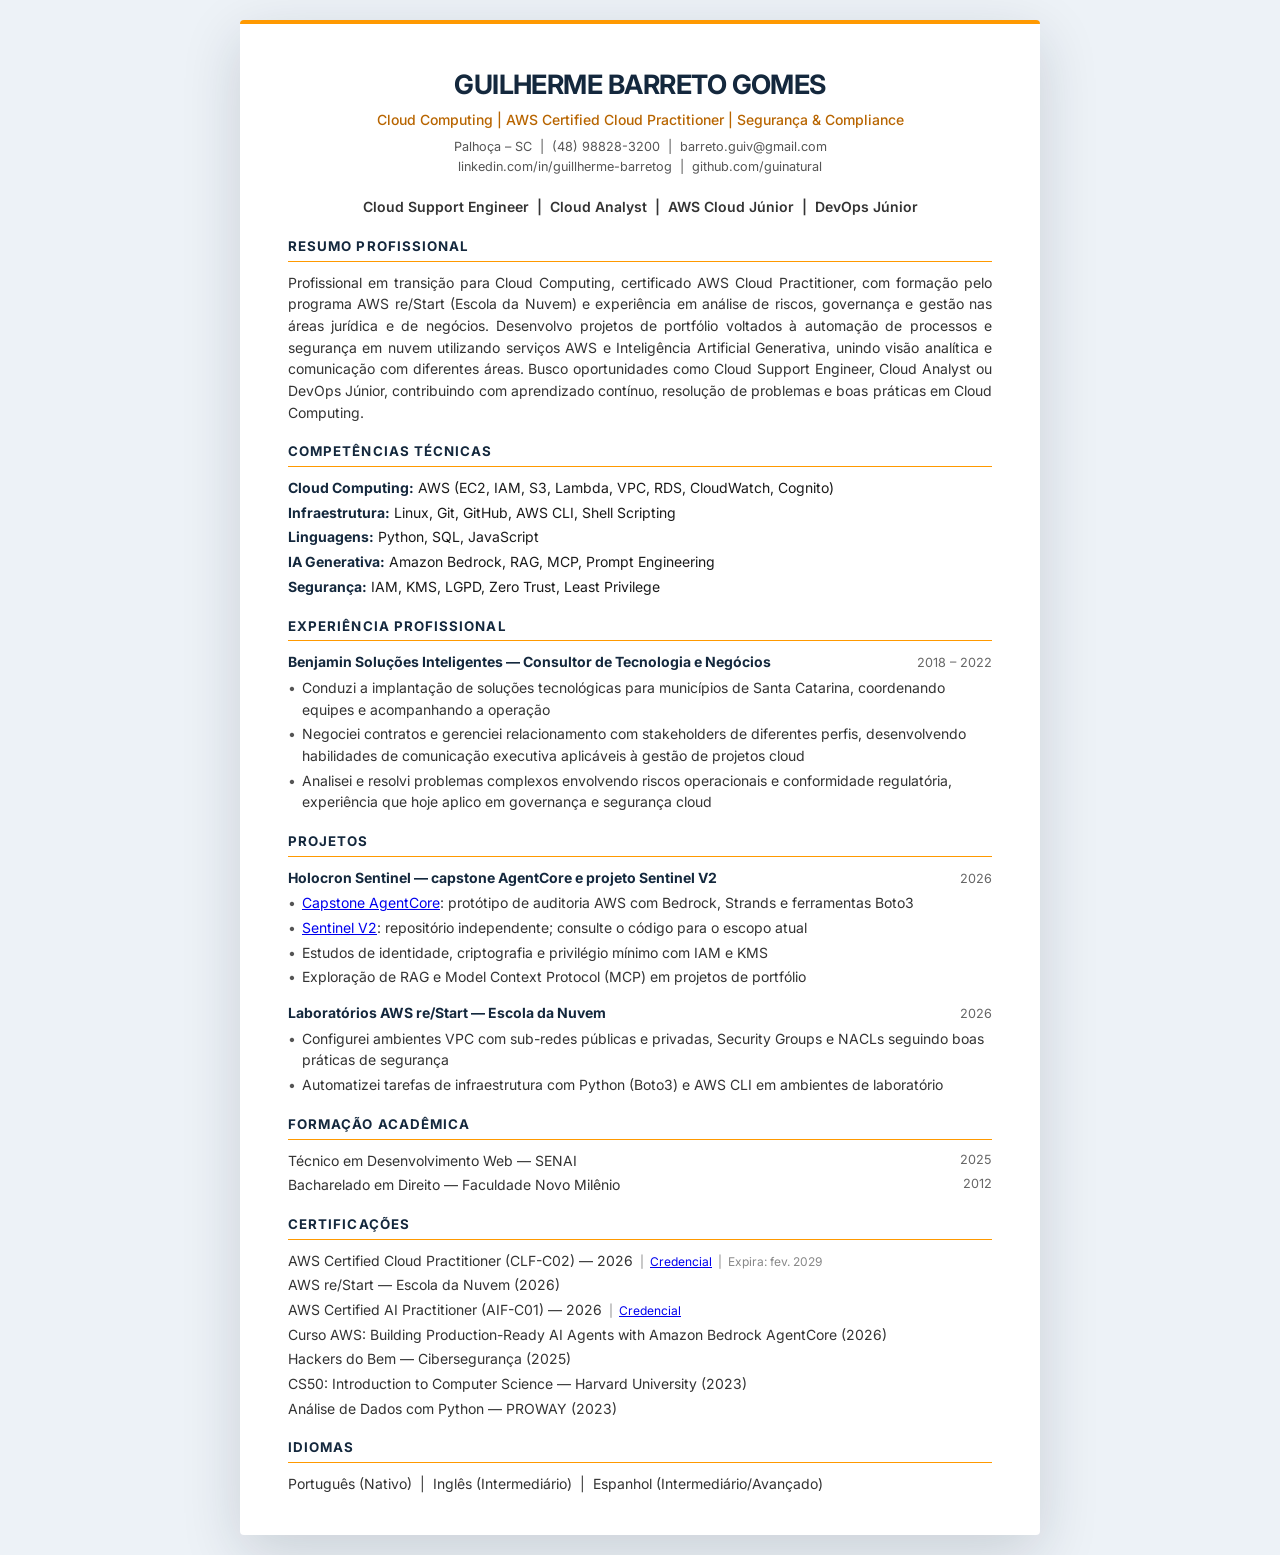
<file: curriculo.html>
<!DOCTYPE html>
<html lang="pt-BR">
<head>
  <meta charset="UTF-8">
  <meta name="viewport" content="width=device-width, initial-scale=1.0">
  <meta name="description" content="Currículo de Guilherme Barreto Gomes, com experiência em tecnologia, negócios, cloud e estudos AWS.">
  <link rel="canonical" href="https://guinatural.github.io/curriculo.html">
  <title>Guilherme Barreto Gomes — Currículo</title>
  <link rel="preconnect" href="https://fonts.googleapis.com">
  <link rel="preconnect" href="https://fonts.gstatic.com" crossorigin>
  <link href="https://fonts.googleapis.com/css2?family=Inter:wght@400;500;600;700&display=swap" rel="stylesheet">
  <style>
    @page {
      size: A4;
      margin: 18mm 20mm;
    }

    * {
      margin: 0;
      padding: 0;
      box-sizing: border-box;
    }

    body {
      font-family: 'Inter', 'Segoe UI', Arial, sans-serif;
      font-size: 10.5pt;
      line-height: 1.55;
      color: #1a1a1a;
      background: #fff;
      max-width: 210mm;
      margin: 0 auto;
      padding: 20mm;
    }

    /* ---- Header ---- */
    .header {
      text-align: center;
      margin-bottom: 20px;
    }

    .header h1 {
      font-size: 20pt;
      font-weight: 700;
      letter-spacing: -0.02em;
      color: #111;
      margin-bottom: 4px;
    }

    .header .subtitle {
      font-size: 10.5pt;
      font-weight: 500;
      color: #444;
      margin-bottom: 6px;
    }

    .header .contacts {
      font-size: 9.5pt;
      color: #555;
    }

    .header .contacts a {
      color: #555;
      text-decoration: none;
    }
    a:focus-visible {
      outline: 2px solid #1d4ed8;
      outline-offset: 2px;
    }

    /* ---- Sections ---- */
    .section {
      margin-top: 18px;
    }

    .section-title {
      margin-top: 0;
      font-size: 10pt;
      font-weight: 700;
      text-transform: uppercase;
      letter-spacing: 0.08em;
      color: #111;
      padding-bottom: 4px;
      border-bottom: 1.5px solid #222;
      margin-bottom: 10px;
    }

    /* ---- Objective ---- */
    .objective {
      text-align: center;
      font-size: 10.5pt;
      font-weight: 600;
      color: #333;
      margin-top: 14px;
      margin-bottom: 4px;
    }

    /* ---- Summary ---- */
    .summary {
      font-size: 10.5pt;
      color: #333;
      text-align: justify;
    }

    /* ---- Skills ---- */
    .skills-list {
      list-style: none;
    }

    .skills-list li {
      margin-bottom: 3px;
      font-size: 10.5pt;
    }

    .skills-list li strong {
      color: #111;
    }

    /* ---- Experience ---- */
    .job {
      margin-bottom: 14px;
    }

    .job-header {
      display: flex;
      justify-content: space-between;
      align-items: baseline;
      margin-bottom: 4px;
    }

    .job-title {
      font-size: 10.5pt;
      font-weight: 700;
      color: #111;
    }

    .job-date {
      font-size: 9.5pt;
      color: #666;
      white-space: nowrap;
    }

    .job-bullets {
      list-style: none;
      padding-left: 0;
    }

    .job-bullets li {
      position: relative;
      padding-left: 14px;
      margin-bottom: 3px;
      font-size: 10.5pt;
      color: #333;
    }

    .job-bullets li::before {
      content: '•';
      position: absolute;
      left: 0;
      color: #555;
    }

    /* ---- Education ---- */
    .edu-item {
      display: flex;
      justify-content: space-between;
      margin-bottom: 3px;
      font-size: 10.5pt;
    }

    .edu-item .edu-name {
      color: #333;
    }

    .edu-item .edu-date {
      color: #666;
      font-size: 9.5pt;
      white-space: nowrap;
    }

    /* ---- Certifications ---- */
    .cert-item {
      margin-bottom: 3px;
      font-size: 10.5pt;
      color: #333;
    }

    .cert-item .cert-detail {
      font-size: 9pt;
      color: #888;
    }

    /* ---- Languages ---- */
    .languages {
      font-size: 10.5pt;
      color: #333;
    }

    /* Print */
    @media print {
      body {
        padding: 0;
        max-width: none;
      }
    }

    /* Screen preview padding */
    @media screen {
      body {
        padding: 40px 48px;
        max-width: 800px;
        border-top: 4px solid #ff9900;
        box-shadow: 0 18px 60px rgba(17, 31, 48, 0.16);
        margin: 20px auto;
        border-radius: 4px;
      }

      html {
        background: #edf2f7;
      }

      .header h1 {
        color: #14283d;
      }

      .header .subtitle {
        color: #b86500;
      }

      .section-title {
        color: #14283d;
        border-bottom-color: #ff9900;
      }

      .job-title,
      .skills-list li strong {
        color: #14283d;
      }
    }

    @media screen and (max-width: 560px) {
      body {
        padding: 24px 20px;
        margin: 0 auto;
      }

      .job-header,
      .edu-item {
        align-items: flex-start;
        flex-direction: column;
        gap: 2px;
      }

      .header .contacts {
        overflow-wrap: anywhere;
      }
    }
  </style>
</head>
<body>

  <!-- HEADER -->
  <div class="header">
    <h1>GUILHERME BARRETO GOMES</h1>
    <div class="subtitle">Cloud Computing | AWS Certified Cloud Practitioner | Segurança & Compliance</div>
    <div class="contacts">
      Palhoça – SC &nbsp;|&nbsp; (48) 98828-3200 &nbsp;|&nbsp; barreto.guiv@gmail.com<br>
      <a href="https://www.linkedin.com/in/guillherme-barretog/" target="_blank" rel="noopener">linkedin.com/in/guillherme-barretog</a> &nbsp;|&nbsp;
      <a href="https://github.com/guinatural">github.com/guinatural</a>
    </div>
  </div>

  <!-- OBJETIVO PROFISSIONAL -->
  <div class="objective">
    Cloud Support Engineer &nbsp;|&nbsp; Cloud Analyst &nbsp;|&nbsp; AWS Cloud Júnior &nbsp;|&nbsp; DevOps Júnior
  </div>

  <!-- RESUMO PROFISSIONAL -->
  <div class="section">
    <h2 class="section-title">Resumo Profissional</h2>
    <p class="summary">
      Profissional em transição para Cloud Computing, certificado AWS Cloud Practitioner, com formação pelo programa AWS re/Start (Escola da Nuvem) e experiência em análise de riscos, governança e gestão nas áreas jurídica e de negócios. Desenvolvo projetos de portfólio voltados à automação de processos e segurança em nuvem utilizando serviços AWS e Inteligência Artificial Generativa, unindo visão analítica e comunicação com diferentes áreas. Busco oportunidades como Cloud Support Engineer, Cloud Analyst ou DevOps Júnior, contribuindo com aprendizado contínuo, resolução de problemas e boas práticas em Cloud Computing.
    </p>
  </div>

  <!-- COMPETÊNCIAS TÉCNICAS -->
  <div class="section">
    <h2 class="section-title">Competências Técnicas</h2>
    <ul class="skills-list">
      <li><strong>Cloud Computing:</strong> AWS (EC2, IAM, S3, Lambda, VPC, RDS, CloudWatch, Cognito)</li>
      <li><strong>Infraestrutura:</strong> Linux, Git, GitHub, AWS CLI, Shell Scripting</li>
      <li><strong>Linguagens:</strong> Python, SQL, JavaScript</li>
      <li><strong>IA Generativa:</strong> Amazon Bedrock, RAG, MCP, Prompt Engineering</li>
      <li><strong>Segurança:</strong> IAM, KMS, LGPD, Zero Trust, Least Privilege</li>
    </ul>
  </div>

  <!-- EXPERIÊNCIA PROFISSIONAL -->
  <div class="section">
    <h2 class="section-title">Experiência Profissional</h2>

    <div class="job">
      <div class="job-header">
        <span class="job-title">Benjamin Soluções Inteligentes — Consultor de Tecnologia e Negócios</span>
        <span class="job-date">2018 – 2022</span>
      </div>
      <ul class="job-bullets">
        <li>Conduzi a implantação de soluções tecnológicas para municípios de Santa Catarina, coordenando equipes e acompanhando a operação</li>
        <li>Negociei contratos e gerenciei relacionamento com stakeholders de diferentes perfis, desenvolvendo habilidades de comunicação executiva aplicáveis à gestão de projetos cloud</li>
        <li>Analisei e resolvi problemas complexos envolvendo riscos operacionais e conformidade regulatória, experiência que hoje aplico em governança e segurança cloud</li>
      </ul>
    </div>
  </div>

  <!-- PROJETOS -->
  <div class="section">
    <h2 class="section-title">Projetos</h2>

    <div class="job">
      <div class="job-header">
        <span class="job-title">Holocron Sentinel — capstone AgentCore e projeto Sentinel V2</span>
        <span class="job-date">2026</span>
      </div>
      <ul class="job-bullets">
        <li><a href="https://github.com/guinatural/Holocron-Sentinel-AWS-AgentCore" target="_blank" rel="noopener">Capstone AgentCore</a>: protótipo de auditoria AWS com Bedrock, Strands e ferramentas Boto3</li>
        <li><a href="https://github.com/guinatural/Holocron-Sentinel-Startup-V2" target="_blank" rel="noopener">Sentinel V2</a>: repositório independente; consulte o código para o escopo atual</li>
        <li>Estudos de identidade, criptografia e privilégio mínimo com IAM e KMS</li>
        <li>Exploração de RAG e Model Context Protocol (MCP) em projetos de portfólio</li>
      </ul>
    </div>

    <div class="job">
      <div class="job-header">
        <span class="job-title">Laboratórios AWS re/Start — Escola da Nuvem</span>
        <span class="job-date">2026</span>
      </div>
      <ul class="job-bullets">
        <li>Configurei ambientes VPC com sub-redes públicas e privadas, Security Groups e NACLs seguindo boas práticas de segurança</li>
        <li>Automatizei tarefas de infraestrutura com Python (Boto3) e AWS CLI em ambientes de laboratório</li>
      </ul>
    </div>
  </div>

  <!-- FORMAÇÃO ACADÊMICA -->
  <div class="section">
    <h2 class="section-title">Formação Acadêmica</h2>
    <div class="edu-item">
      <span class="edu-name">Técnico em Desenvolvimento Web — SENAI</span>
      <span class="edu-date">2025</span>
    </div>
    <div class="edu-item">
      <span class="edu-name">Bacharelado em Direito — Faculdade Novo Milênio</span>
      <span class="edu-date">2012</span>
    </div>
  </div>

  <!-- CERTIFICAÇÕES -->
  <div class="section">
    <h2 class="section-title">Certificações</h2>
    <div class="cert-item">
      AWS Certified Cloud Practitioner (CLF-C02) — 2026
      <span class="cert-detail">&nbsp;|&nbsp; <a href="https://www.credly.com/badges/9f28dc2a-d9b8-4774-ab9f-dfe3a8324ff0/public_url" target="_blank" rel="noopener">Credencial</a> &nbsp;|&nbsp; Expira: fev. 2029</span>
    </div>
    <div class="cert-item">AWS re/Start — Escola da Nuvem (2026)</div>
    <div class="cert-item">
      AWS Certified AI Practitioner (AIF-C01) — 2026
      <span class="cert-detail">&nbsp;|&nbsp; <a href="https://www.credly.com/badges/7445eb92-7adf-4c92-ae73-f16fb24757bb" target="_blank" rel="noopener">Credencial</a></span>
    </div>
    <div class="cert-item">Curso AWS: Building Production-Ready AI Agents with Amazon Bedrock AgentCore (2026)</div>
    <div class="cert-item">Hackers do Bem — Cibersegurança (2025)</div>
    <div class="cert-item">CS50: Introduction to Computer Science — Harvard University (2023)</div>
    <div class="cert-item">Análise de Dados com Python — PROWAY (2023)</div>
  </div>

  <!-- IDIOMAS -->
  <div class="section">
    <h2 class="section-title">Idiomas</h2>
    <p class="languages">Português (Nativo) &nbsp;|&nbsp; Inglês (Intermediário) &nbsp;|&nbsp; Espanhol (Intermediário/Avançado)</p>
  </div>

</body>
</html>
</file>
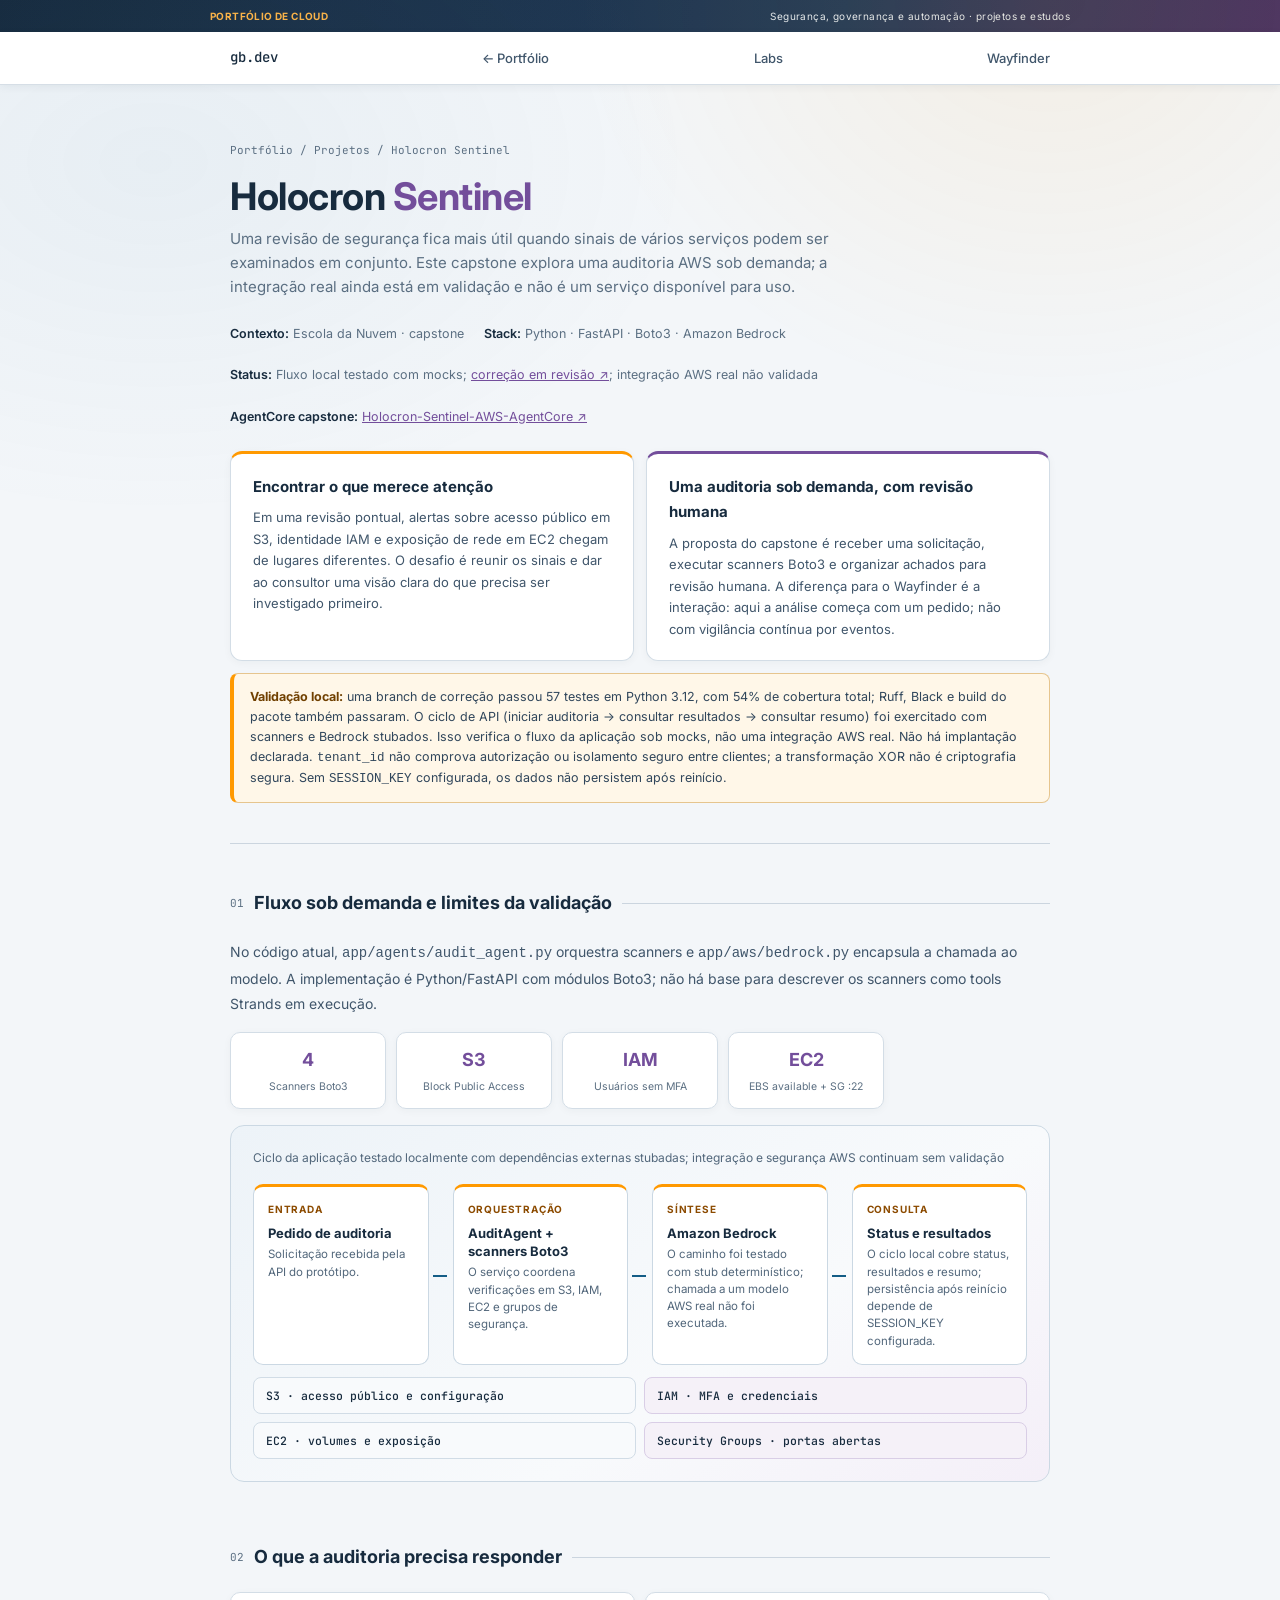
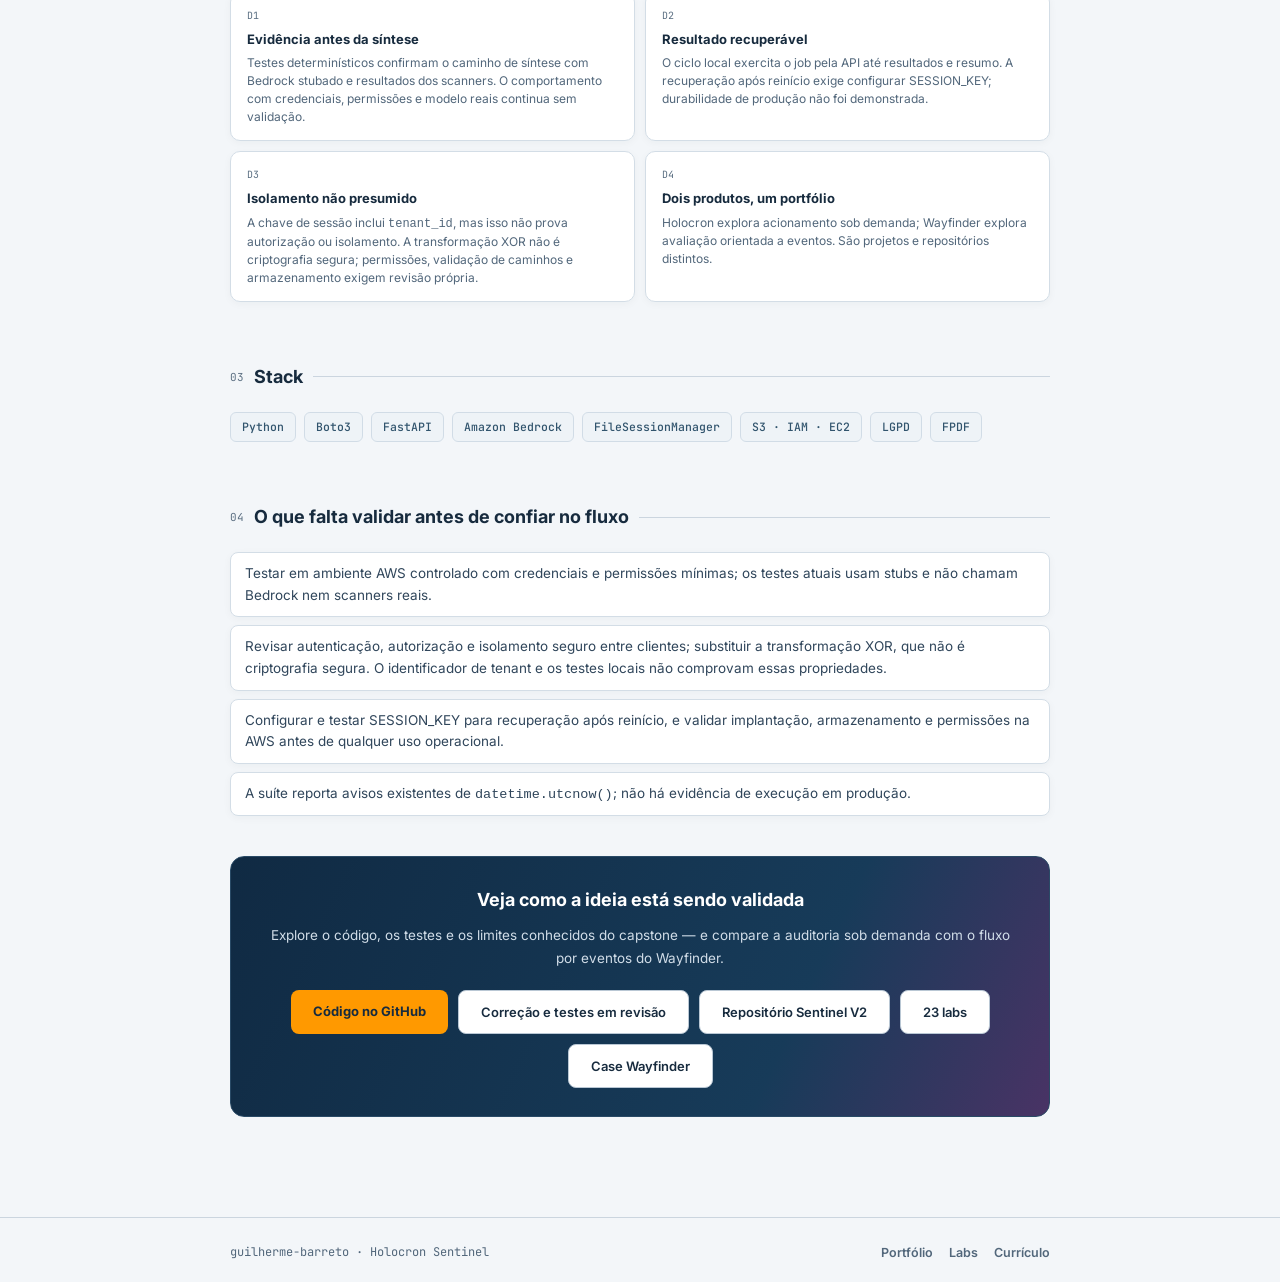
<file: holocron.html>
<!DOCTYPE html>
<html lang="pt-BR">
<head>
<meta charset="UTF-8"/>
<meta name="viewport" content="width=device-width, initial-scale=1.0"/>
<meta name="description" content="Case Holocron Sentinel: necessidade de auditoria AWS sob demanda, resposta da prova de conceito e limites de implementação."/>
<link rel="canonical" href="https://guinatural.github.io/holocron.html"/>
<meta property="og:type" content="article"/>
<meta property="og:title" content="Holocron Sentinel — Case de portfólio"/>
<meta property="og:description" content="O problema, o fluxo sob demanda e o estado de prova de conceito do Holocron Sentinel."/>
<meta property="og:url" content="https://guinatural.github.io/holocron.html"/>
<title>Holocron Sentinel — Case Study · Guilherme Barreto</title>
<style>
@import url('https://fonts.googleapis.com/css2?family=Inter:wght@300;400;500;600;700&family=JetBrains+Mono:wght@400;500&display=swap');
:root{
  --bg:#0b1422;--bg2:#111f30;--bg3:#17283c;--borda:#2b4259;
  --txt:#f2f5f8;--muted:#9aabbc;
  --blue:#ff9900;--green:#56c7a5;--amber:#ffc15a;--purple:#ffb547;--ciano:#8ebbd8;--red:#ff7777;
}
*,*::before,*::after{box-sizing:border-box;margin:0;padding:0;}
html{scroll-behavior:smooth;}
body{font-family:'Inter',system-ui,sans-serif;background:var(--bg);color:var(--txt);line-height:1.7;overflow-x:hidden;}
body::before{content:'';position:fixed;inset:0;z-index:0;pointer-events:none;
  background-image:radial-gradient(ellipse at 84% 0%,rgba(255,153,0,.09),transparent 35%),
    radial-gradient(ellipse at 8% 24%,rgba(82,145,190,.08),transparent 34%);}

nav{position:sticky;top:0;z-index:100;background:rgba(11,20,34,.94);backdrop-filter:blur(12px);border-bottom:1px solid var(--borda);padding:14px 0;}
.nav-inner{max-width:860px;margin:0 auto;padding:0 20px;display:flex;align-items:center;justify-content:space-between;gap:12px;flex-wrap:wrap;}
.nav-brand{font-family:'JetBrains Mono',monospace;font-size:14px;font-weight:500;color:var(--purple);text-decoration:none;}
.nav-back{font-size:13px;font-weight:500;color:var(--muted);text-decoration:none;}
.nav-back:hover{color:var(--txt);}

.wrapper{position:relative;z-index:1;max-width:860px;margin:0 auto;padding:0 20px 80px;}
.case-hero{padding:56px 0 40px;border-bottom:1px solid var(--borda);}
.breadcrumb{font-family:'JetBrains Mono',monospace;font-size:11px;color:var(--muted);margin-bottom:16px;}
.breadcrumb a{color:var(--muted);text-decoration:none;}
.breadcrumb a:hover{color:var(--purple);}
.case-title{font-size:clamp(26px,4vw,38px);font-weight:700;line-height:1.15;letter-spacing:-.5px;margin-bottom:8px;}
.case-title span{color:var(--purple);}
.case-sub{font-size:15px;color:var(--muted);max-width:640px;margin-bottom:24px;line-height:1.6;}
.case-meta{display:flex;flex-wrap:wrap;gap:20px;font-size:12.5px;color:var(--muted);}
.case-meta span strong{color:var(--txt);font-weight:600;}
.case-meta a{color:var(--purple);}

.sec{padding:44px 0 0;}
.sec-header{display:flex;align-items:center;gap:10px;margin-bottom:20px;}
.sec-header h2{font-size:18px;font-weight:700;}
.sec-num{font-family:'JetBrains Mono',monospace;font-size:11px;color:var(--muted);}
.sec-line{flex:1;height:1px;background:var(--borda);}
p.body-text{font-size:14px;color:rgba(226,232,240,.8);line-height:1.8;margin-bottom:14px;}
p.body-text strong{color:#fff;font-weight:600;}

.metrics-grid{display:grid;grid-template-columns:repeat(auto-fill,minmax(130px,1fr));gap:10px;margin:16px 0;}
.metric{background:var(--bg2);border:1px solid var(--borda);border-radius:10px;padding:12px 14px;text-align:center;}
.metric-val{font-size:18px;font-weight:700;margin-bottom:2px;color:var(--purple);}
.metric-lbl{font-size:10.5px;color:var(--muted);}

.arch-flow{background:linear-gradient(145deg,#101e2e,#0d1928);border:1px solid var(--borda);border-radius:14px;padding:22px;margin:16px 0;}
.arch-flow figcaption{font-size:12px;color:var(--muted);margin-bottom:16px;}
.arch-steps{list-style:none;display:grid;grid-template-columns:repeat(4,minmax(0,1fr));gap:24px;padding:0;margin:0;}
.arch-step{position:relative;min-width:0;background:var(--bg2);border:1px solid var(--borda);border-top:3px solid var(--blue);border-radius:10px;padding:14px;}
.arch-step:not(:last-child)::after{content:"";position:absolute;left:calc(100% + 5px);top:50%;width:14px;border-top:2px solid var(--ciano);}
.arch-service{display:block;color:var(--blue);font-size:10px;font-weight:700;letter-spacing:.08em;text-transform:uppercase;margin-bottom:6px;}
.arch-step strong{display:block;color:var(--txt);font-size:13px;line-height:1.4;margin-bottom:4px;}
.arch-step span:last-child{display:block;color:var(--muted);font-size:11.5px;line-height:1.5;}
.arch-tools{display:grid;grid-template-columns:repeat(2,minmax(0,1fr));gap:8px;margin-top:12px;}
.arch-tool{background:rgba(255,153,0,.06);border:1px solid rgba(255,153,0,.22);border-radius:8px;padding:10px 12px;color:var(--txt);font:500 11.5px 'JetBrains Mono',monospace;overflow-wrap:anywhere;}
@media(max-width:680px){.arch-steps{grid-template-columns:1fr;gap:10px}.arch-step:not(:last-child)::after{left:50%;top:calc(100% + 3px);width:0;height:9px;border-top:0;border-left:2px solid var(--ciano)}}
@media(max-width:420px){.arch-tools{grid-template-columns:1fr}}

.adr-grid{display:grid;grid-template-columns:1fr 1fr;gap:10px;margin:16px 0;}
@media(max-width:580px){.adr-grid{grid-template-columns:1fr;}}
.adr-card{background:var(--bg2);border:1px solid var(--borda);border-radius:10px;padding:14px 16px;}
.adr-num{font-family:'JetBrains Mono',monospace;font-size:10px;color:var(--muted);margin-bottom:4px;}
.adr-title{font-size:13px;font-weight:700;margin-bottom:4px;}
.adr-why{font-size:12px;color:rgba(226,232,240,.7);line-height:1.5;}

.stack-wrap{display:flex;flex-wrap:wrap;gap:8px;margin:16px 0;list-style:none;padding:0;}
.stack-item{font-family:'JetBrains Mono',monospace;font-size:11.5px;font-weight:500;padding:4px 11px;border-radius:6px;background:rgba(255,255,255,.05);border:1px solid var(--borda);color:var(--ciano);}

.lesson-list{list-style:none;padding:0;margin:14px 0;}
.lesson-list li{padding:10px 14px;background:var(--bg2);border:1px solid var(--borda);border-radius:8px;margin-bottom:8px;font-size:13.5px;line-height:1.6;}

.cta-box{background:linear-gradient(135deg,#172b40,#102033);border:1px solid rgba(255,153,0,.25);border-radius:14px;padding:28px 30px;margin-top:40px;text-align:center;}
.cta-box h3{font-size:18px;font-weight:700;margin-bottom:8px;}
.cta-box p{font-size:13.5px;color:var(--muted);margin-bottom:20px;}
.cta-links{display:flex;gap:10px;justify-content:center;flex-wrap:wrap;}
.btn-p{background:var(--purple);color:#172231;font-weight:700;font-size:13px;padding:10px 22px;border-radius:8px;text-decoration:none;}
.btn-o{border:1px solid var(--borda);color:var(--txt);font-weight:600;font-size:13px;padding:10px 22px;border-radius:8px;text-decoration:none;}

footer{border-top:1px solid var(--borda);padding:24px 0;margin-top:20px;}
.footer-inner{max-width:860px;margin:0 auto;padding:0 20px;display:flex;justify-content:space-between;flex-wrap:wrap;gap:12px;}
.footer-brand{font-family:'JetBrains Mono',monospace;font-size:12px;color:var(--muted);}
.footer-links{display:flex;gap:16px;flex-wrap:wrap;}
.footer-links a{font-size:12.5px;font-weight:600;color:var(--muted);text-decoration:none;}
.footer-links a:hover{color:var(--purple);}
.fade-in{opacity:1;transform:none;}
a:focus-visible,button:focus-visible{outline:2px solid var(--ciano);outline-offset:3px;}
@media(prefers-reduced-motion:reduce){html{scroll-behavior:auto;}*,*::before,*::after{animation-duration:.01ms!important;transition-duration:.01ms!important;}}
</style>
<link rel="stylesheet" href="portfolio-theme.css">
</head>
<body>

<div class="utility-bar">
  <div class="utility-inner">
    <strong>PORTFÓLIO DE CLOUD</strong>
    <span>Segurança, governança e automação · projetos e estudos</span>
  </div>
</div>
<nav>
  <div class="nav-inner">
    <a href="index.html" class="nav-brand">gb.dev</a>
    <a href="index.html" class="nav-back">← Portfólio</a>
    <a href="labs.html" class="nav-back">Labs</a>
    <a href="wayfinder.html" class="nav-back">Wayfinder</a>
  </div>
</nav>

<div class="wrapper">

  <div class="case-hero fade-in">
    <div class="breadcrumb">
      <a href="index.html">Portfólio</a> / Projetos / Holocron Sentinel
    </div>
    <h1 class="case-title">Holocron <span>Sentinel</span></h1>
    <p class="case-sub">
      Uma revisão de segurança fica mais útil quando sinais de vários serviços podem ser examinados
      em conjunto. Este capstone explora uma auditoria AWS sob demanda; a integração real ainda
      está em validação e não é um serviço disponível para uso.
    </p>
    <div class="case-meta">
      <span><strong>Contexto:</strong> Escola da Nuvem · capstone</span>
      <span><strong>Stack:</strong> Python · FastAPI · Boto3 · Amazon Bedrock</span>
      <span><strong>Status:</strong> Fluxo local testado com mocks; <a href="https://github.com/guinatural/Holocron-Sentinel-AWS-AgentCore/pull/2" target="_blank" rel="noopener">correção em revisão ↗</a>; integração AWS real não validada</span>
      <span><strong>AgentCore capstone:</strong> <a href="https://github.com/guinatural/Holocron-Sentinel-AWS-AgentCore" target="_blank" rel="noopener">Holocron-Sentinel-AWS-AgentCore ↗</a></span>
    </div>

    <div class="case-story-grid" aria-label="Problema e resposta do Holocron Sentinel">
      <article class="case-story-card problem">
        <h2>Encontrar o que merece atenção</h2>
        <p>
          Em uma revisão pontual, alertas sobre acesso público em S3, identidade IAM e exposição de
          rede em EC2 chegam de lugares diferentes. O desafio é reunir os sinais e dar ao consultor
          uma visão clara do que precisa ser investigado primeiro.
        </p>
      </article>
      <article class="case-story-card solution">
        <h2>Uma auditoria sob demanda, com revisão humana</h2>
        <p>
          A proposta do capstone é receber uma solicitação, executar scanners Boto3 e organizar
          achados para revisão humana. A diferença para o Wayfinder é a interação: aqui a análise
          começa com um pedido; não com vigilância contínua por eventos.
        </p>
      </article>
    </div>
    <aside class="case-status">
      <strong>Validação local:</strong> uma branch de correção passou 57 testes em Python 3.12,
      com 54% de cobertura total; Ruff, Black e build do pacote também passaram. O ciclo de API
      (iniciar auditoria → consultar resultados → consultar resumo) foi exercitado com scanners e
      Bedrock stubados. Isso verifica o fluxo da aplicação sob mocks, não uma integração AWS real.
      Não há implantação declarada. <code>tenant_id</code> não comprova autorização ou isolamento
      seguro entre clientes; a transformação XOR não é criptografia segura. Sem
      <code>SESSION_KEY</code> configurada, os dados não persistem após reinício.
    </aside>
  </div>

  <div class="sec fade-in">
    <div class="sec-header">
      <span class="sec-num">01</span>
      <h2>Fluxo sob demanda e limites da validação</h2>
      <div class="sec-line"></div>
    </div>
    <p class="body-text">
      No código atual, <code>app/agents/audit_agent.py</code> orquestra scanners e
      <code>app/aws/bedrock.py</code> encapsula a chamada ao modelo. A implementação é Python/FastAPI
      com módulos Boto3; não há base para descrever os scanners como tools Strands em execução.
    </p>
    <div class="metrics-grid">
      <div class="metric"><div class="metric-val">4</div><div class="metric-lbl">Scanners Boto3</div></div>
      <div class="metric"><div class="metric-val">S3</div><div class="metric-lbl">Block Public Access</div></div>
      <div class="metric"><div class="metric-val">IAM</div><div class="metric-lbl">Usuários sem MFA</div></div>
      <div class="metric"><div class="metric-val">EC2</div><div class="metric-lbl">EBS available + SG :22</div></div>
    </div>
    <figure class="arch-flow" aria-labelledby="holocron-flow-caption">
      <figcaption id="holocron-flow-caption">Ciclo da aplicação testado localmente com dependências externas stubadas; integração e segurança AWS continuam sem validação</figcaption>
      <ol class="arch-steps">
        <li class="arch-step"><span class="arch-service">Entrada</span><strong>Pedido de auditoria</strong><span>Solicitação recebida pela API do protótipo.</span></li>
        <li class="arch-step"><span class="arch-service">Orquestração</span><strong>AuditAgent + scanners Boto3</strong><span>O serviço coordena verificações em S3, IAM, EC2 e grupos de segurança.</span></li>
        <li class="arch-step"><span class="arch-service">Síntese</span><strong>Amazon Bedrock</strong><span>O caminho foi testado com stub determinístico; chamada a um modelo AWS real não foi executada.</span></li>
        <li class="arch-step"><span class="arch-service">Consulta</span><strong>Status e resultados</strong><span>O ciclo local cobre status, resultados e resumo; persistência após reinício depende de SESSION_KEY configurada.</span></li>
      </ol>
      <div class="arch-tools" aria-label="Áreas cobertas pelos módulos scanner">
        <div class="arch-tool">S3 · acesso público e configuração</div>
        <div class="arch-tool">IAM · MFA e credenciais</div>
        <div class="arch-tool">EC2 · volumes e exposição</div>
        <div class="arch-tool">Security Groups · portas abertas</div>
      </div>
    </figure>
  </div>

  <div class="sec fade-in">
    <div class="sec-header">
      <span class="sec-num">02</span>
      <h2>O que a auditoria precisa responder</h2>
      <div class="sec-line"></div>
    </div>
    <div class="adr-grid">
      <div class="adr-card">
        <div class="adr-num">D1</div>
        <div class="adr-title">Evidência antes da síntese</div>
        <div class="adr-why">Testes determinísticos confirmam o caminho de síntese com Bedrock stubado e resultados dos scanners. O comportamento com credenciais, permissões e modelo reais continua sem validação.</div>
      </div>
      <div class="adr-card">
        <div class="adr-num">D2</div>
        <div class="adr-title">Resultado recuperável</div>
        <div class="adr-why">O ciclo local exercita o job pela API até resultados e resumo. A recuperação após reinício exige configurar SESSION_KEY; durabilidade de produção não foi demonstrada.</div>
      </div>
      <div class="adr-card">
        <div class="adr-num">D3</div>
        <div class="adr-title">Isolamento não presumido</div>
        <div class="adr-why">A chave de sessão inclui <code>tenant_id</code>, mas isso não prova autorização ou isolamento. A transformação XOR não é criptografia segura; permissões, validação de caminhos e armazenamento exigem revisão própria.</div>
      </div>
      <div class="adr-card">
        <div class="adr-num">D4</div>
        <div class="adr-title">Dois produtos, um portfólio</div>
        <div class="adr-why">Holocron explora acionamento sob demanda; Wayfinder explora avaliação orientada a eventos. São projetos e repositórios distintos.</div>
      </div>
    </div>
  </div>

  <div class="sec fade-in">
    <div class="sec-header">
      <span class="sec-num">03</span>
      <h2>Stack</h2>
      <div class="sec-line"></div>
    </div>
    <ul class="stack-wrap" aria-label="Tecnologias e serviços do protótipo">
      <li class="stack-item">Python</li><li class="stack-item">Boto3</li>
      <li class="stack-item">FastAPI</li><li class="stack-item">Amazon Bedrock</li>
      <li class="stack-item">FileSessionManager</li><li class="stack-item">S3 · IAM · EC2</li>
      <li class="stack-item">LGPD</li><li class="stack-item">FPDF</li>
    </ul>
  </div>

  <div class="sec fade-in">
    <div class="sec-header">
      <span class="sec-num">04</span>
      <h2>O que falta validar antes de confiar no fluxo</h2>
      <div class="sec-line"></div>
    </div>
    <ul class="lesson-list">
      <li>Testar em ambiente AWS controlado com credenciais e permissões mínimas; os testes atuais usam stubs e não chamam Bedrock nem scanners reais.</li>
      <li>Revisar autenticação, autorização e isolamento seguro entre clientes; substituir a transformação XOR, que não é criptografia segura. O identificador de tenant e os testes locais não comprovam essas propriedades.</li>
      <li>Configurar e testar SESSION_KEY para recuperação após reinício, e validar implantação, armazenamento e permissões na AWS antes de qualquer uso operacional.</li>
      <li>A suíte reporta avisos existentes de <code>datetime.utcnow()</code>; não há evidência de execução em produção.</li>
    </ul>
  </div>

  <div class="cta-box fade-in">
    <h3>Veja como a ideia está sendo validada</h3>
    <p>Explore o código, os testes e os limites conhecidos do capstone — e compare a auditoria sob demanda com o fluxo por eventos do Wayfinder.</p>
    <div class="cta-links">
      <a class="btn-p" href="https://github.com/guinatural/Holocron-Sentinel-AWS-AgentCore" target="_blank" rel="noopener">Código no GitHub</a>
      <a class="btn-o" href="https://github.com/guinatural/Holocron-Sentinel-AWS-AgentCore/pull/2" target="_blank" rel="noopener">Correção e testes em revisão</a>
      <a class="btn-o" href="https://github.com/guinatural/Holocron-Sentinel-Startup-V2" target="_blank" rel="noopener">Repositório Sentinel V2</a>
      <a class="btn-o" href="labs.html">23 labs</a>
      <a class="btn-o" href="wayfinder.html">Case Wayfinder</a>
    </div>
  </div>
</div>

<footer>
  <div class="footer-inner">
    <div class="footer-brand">guilherme-barreto · Holocron Sentinel</div>
    <div class="footer-links">
      <a href="index.html">Portfólio</a>
      <a href="labs.html">Labs</a>
      <a href="curriculo.html">Currículo</a>
    </div>
  </div>
</footer>

</body>
</html>
</file>
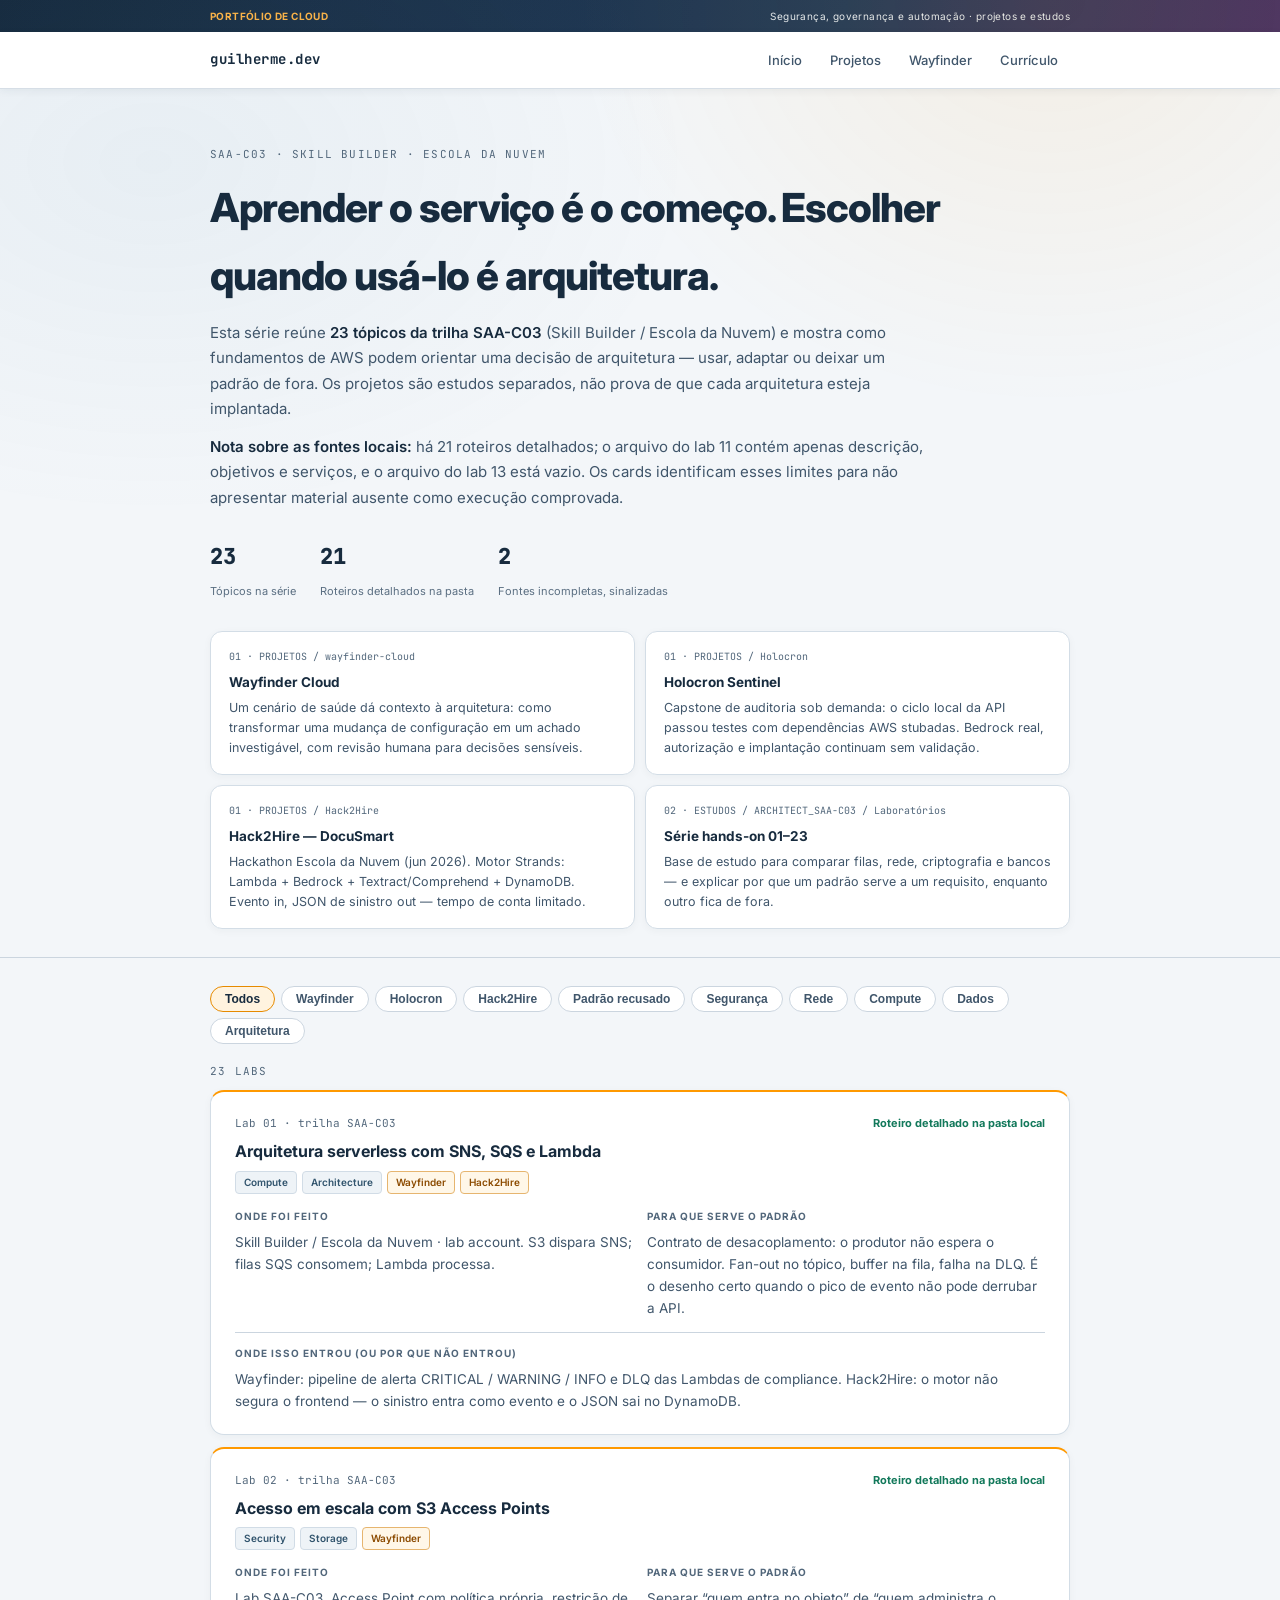
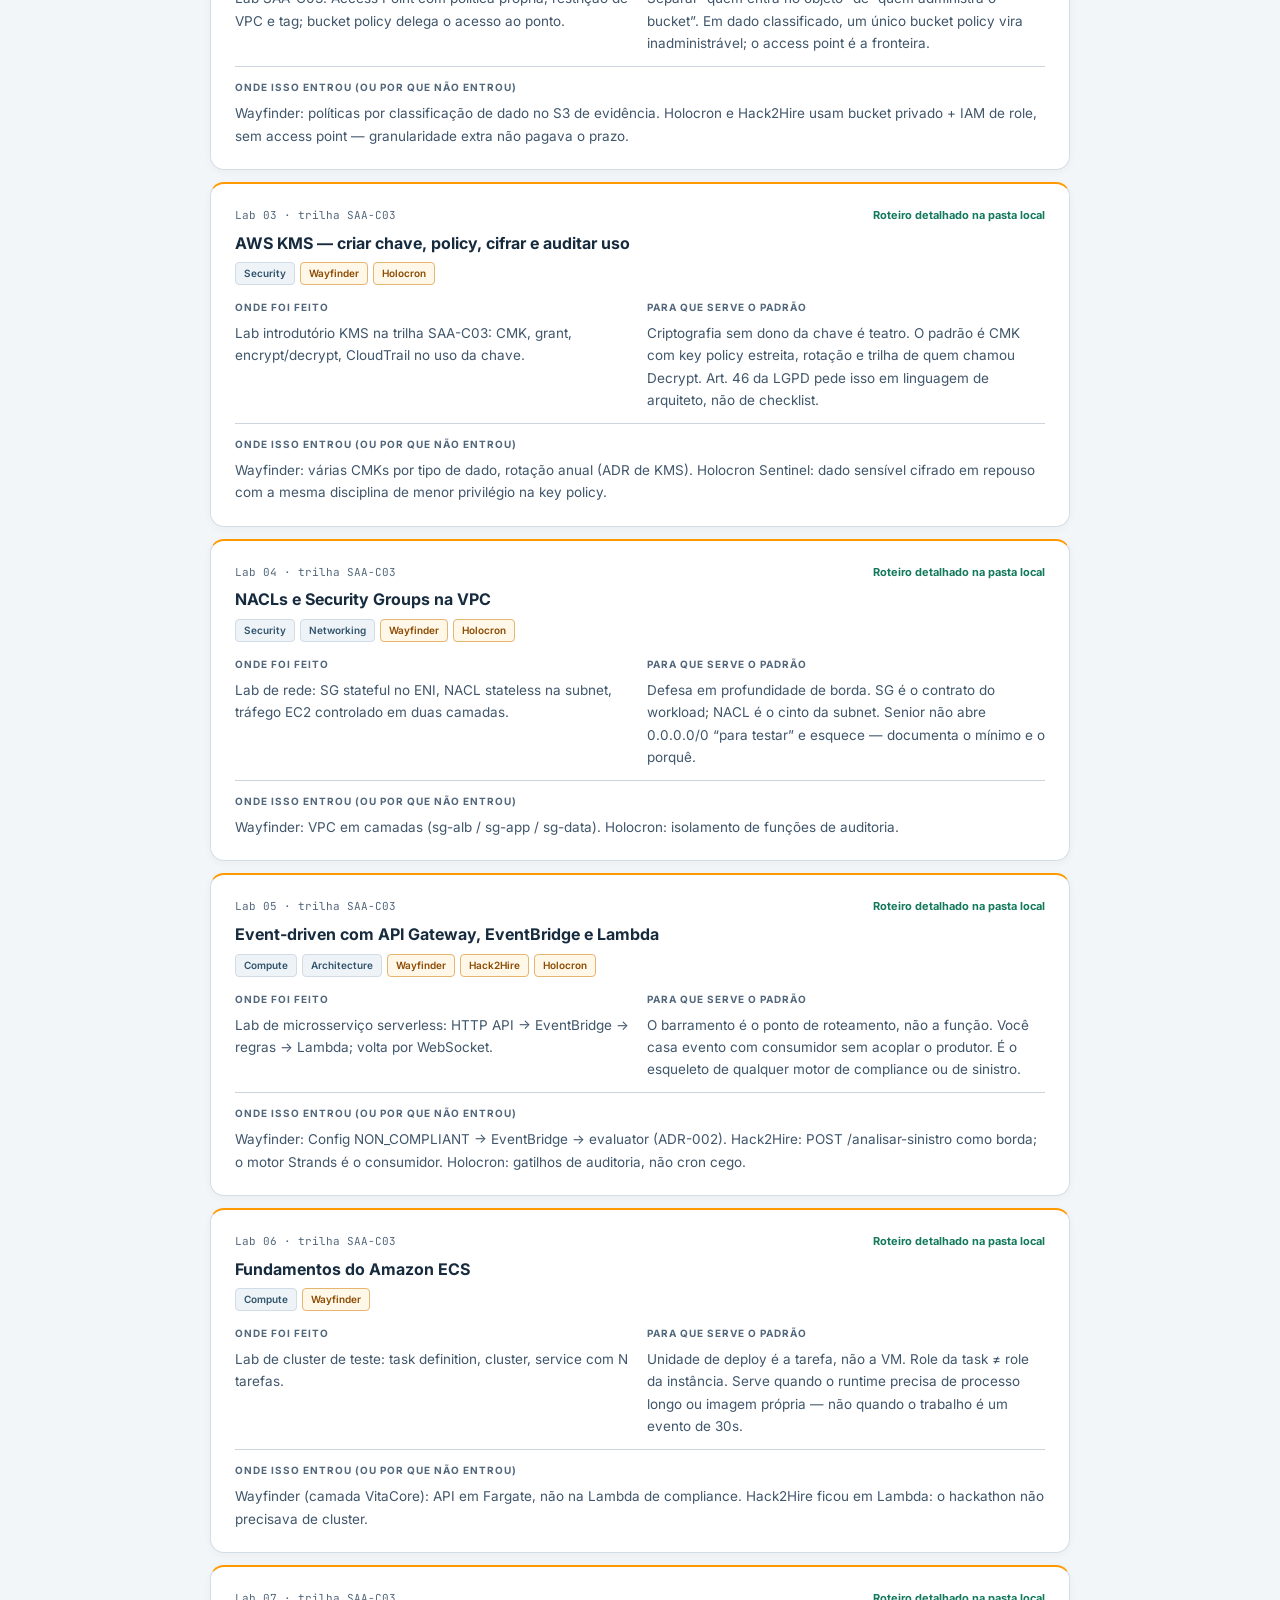
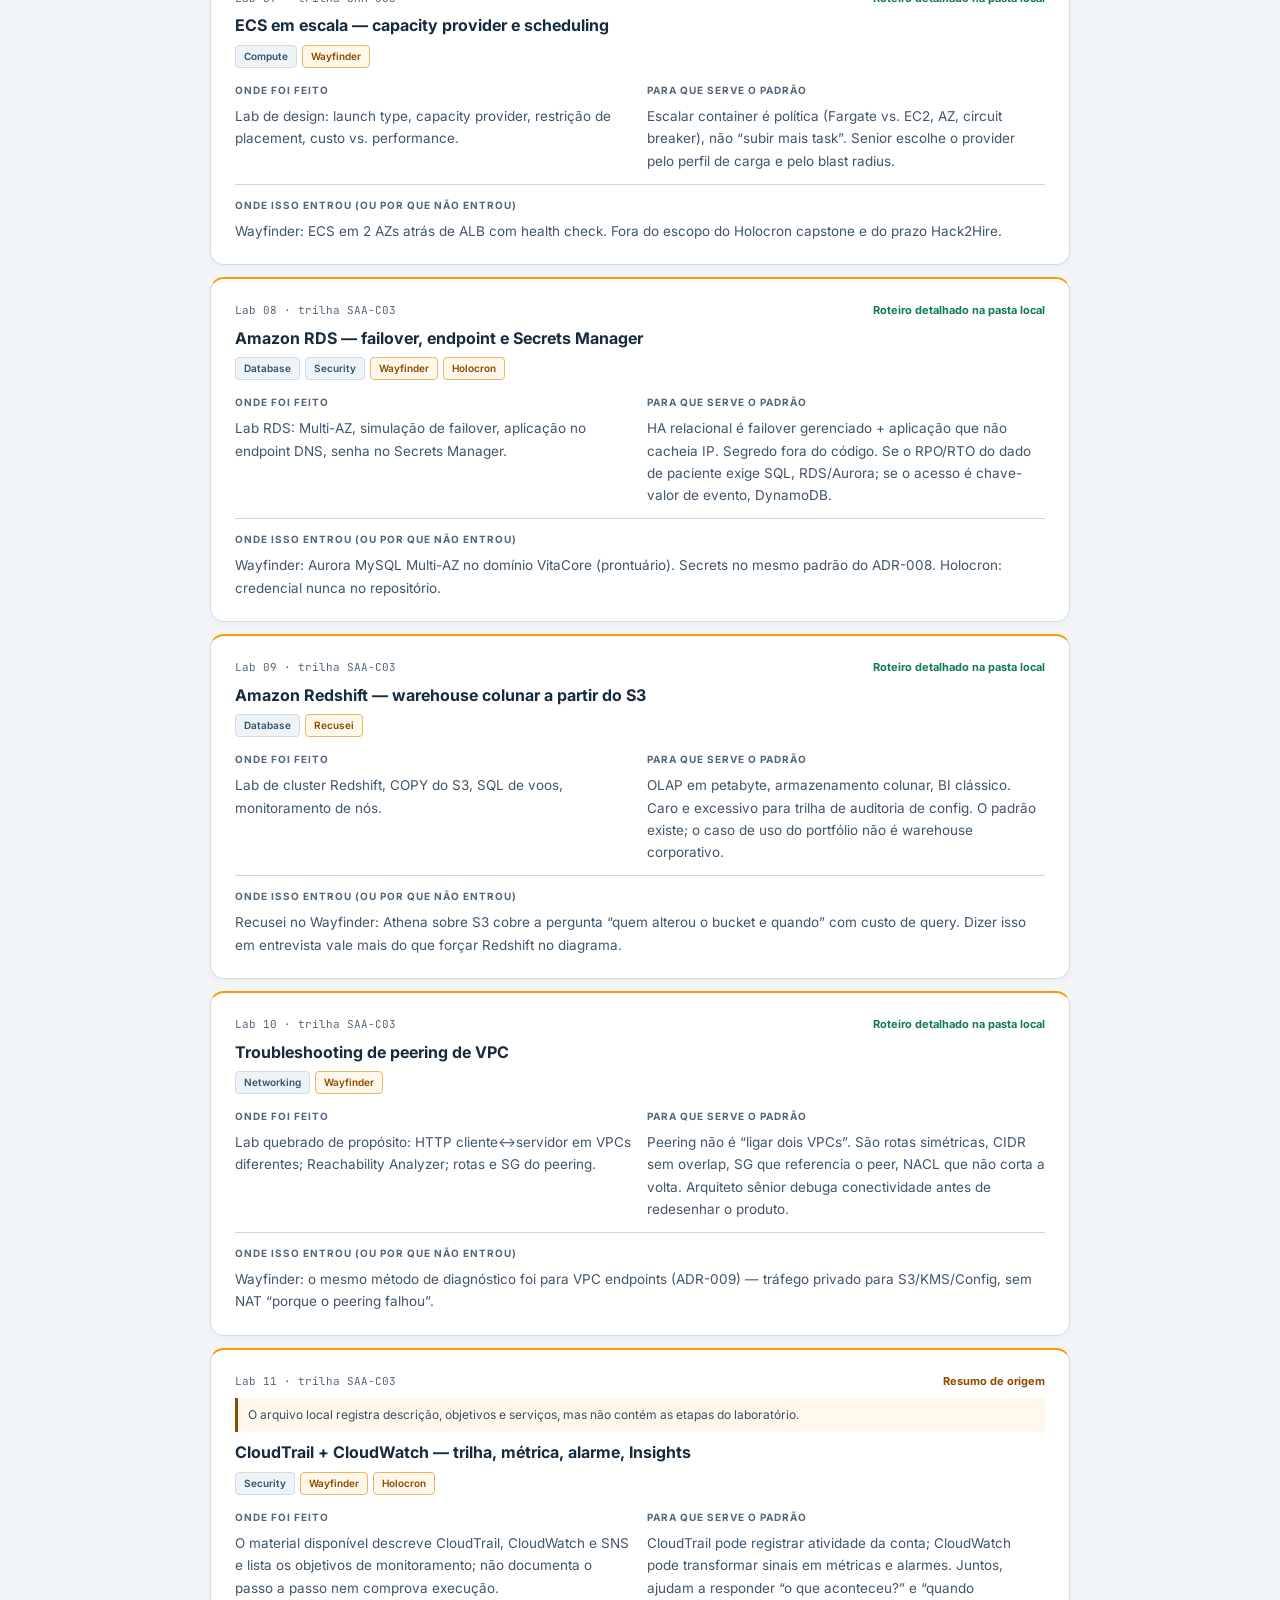
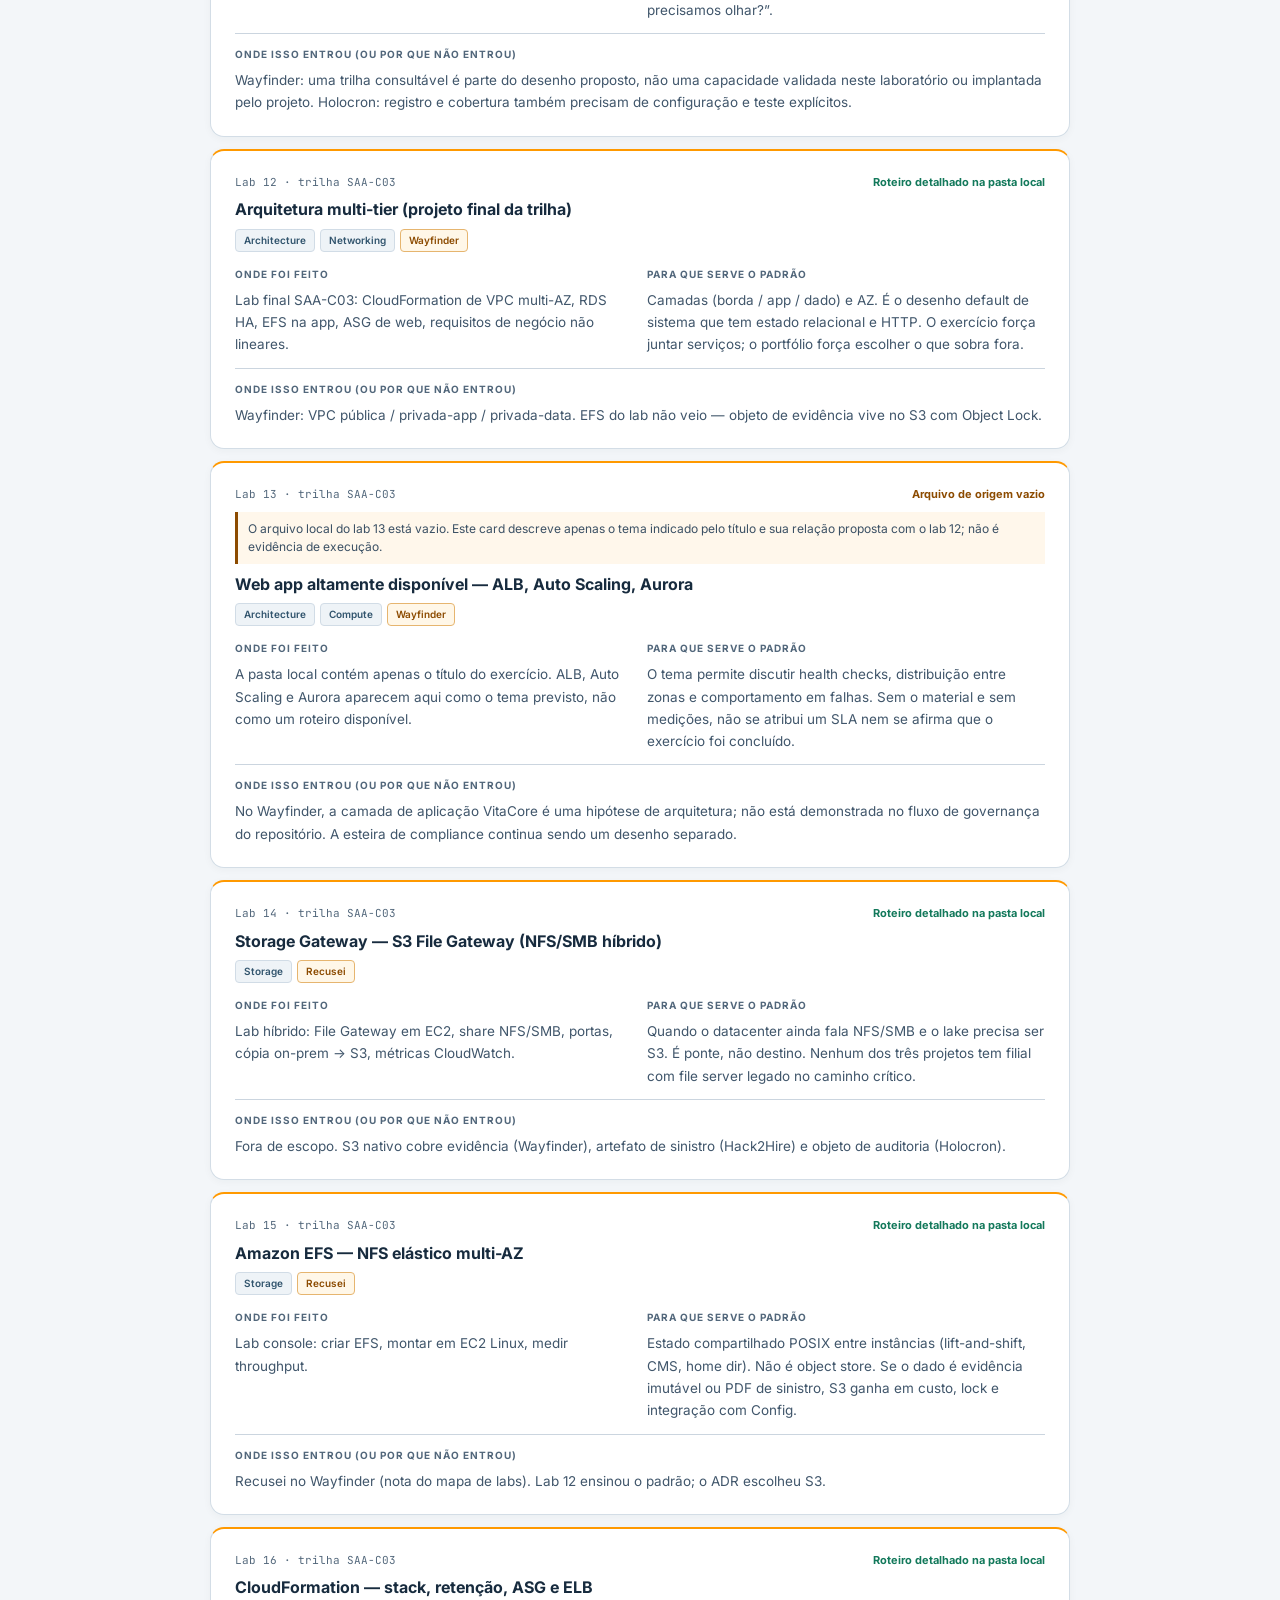
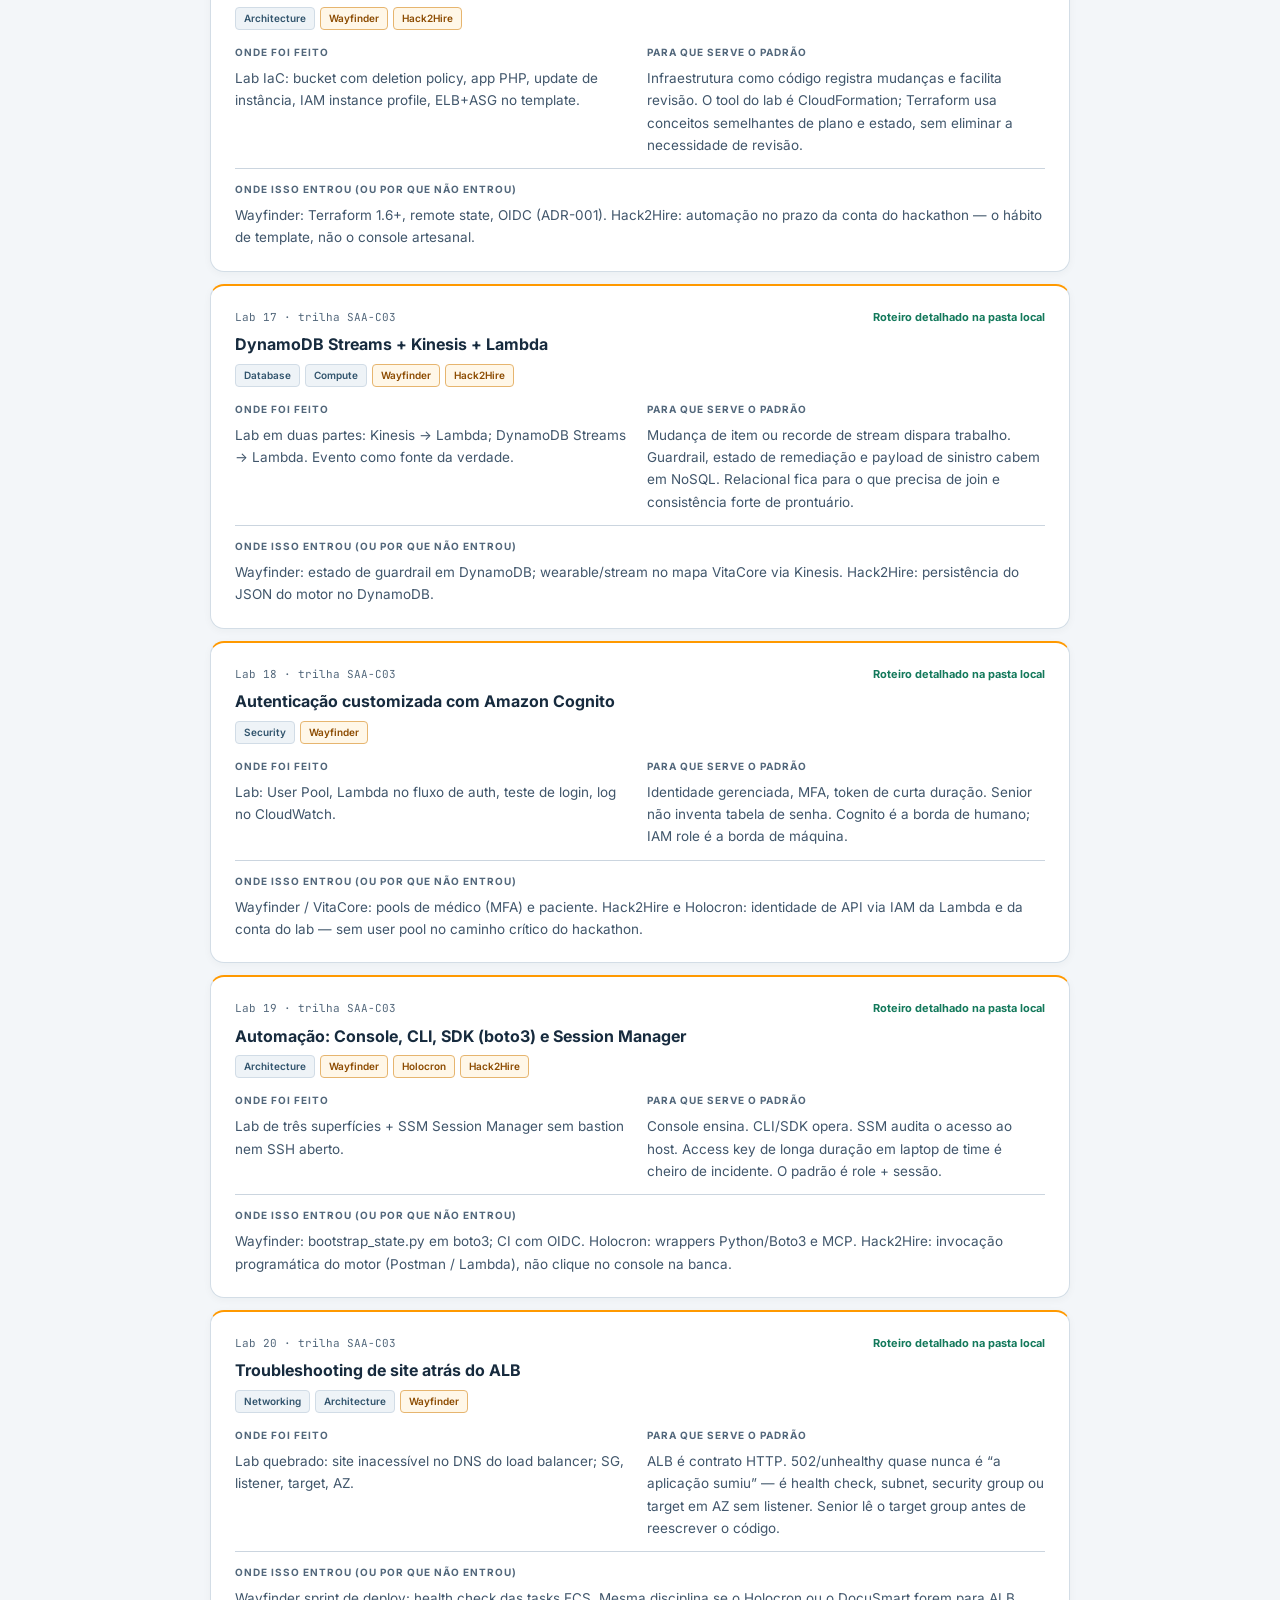
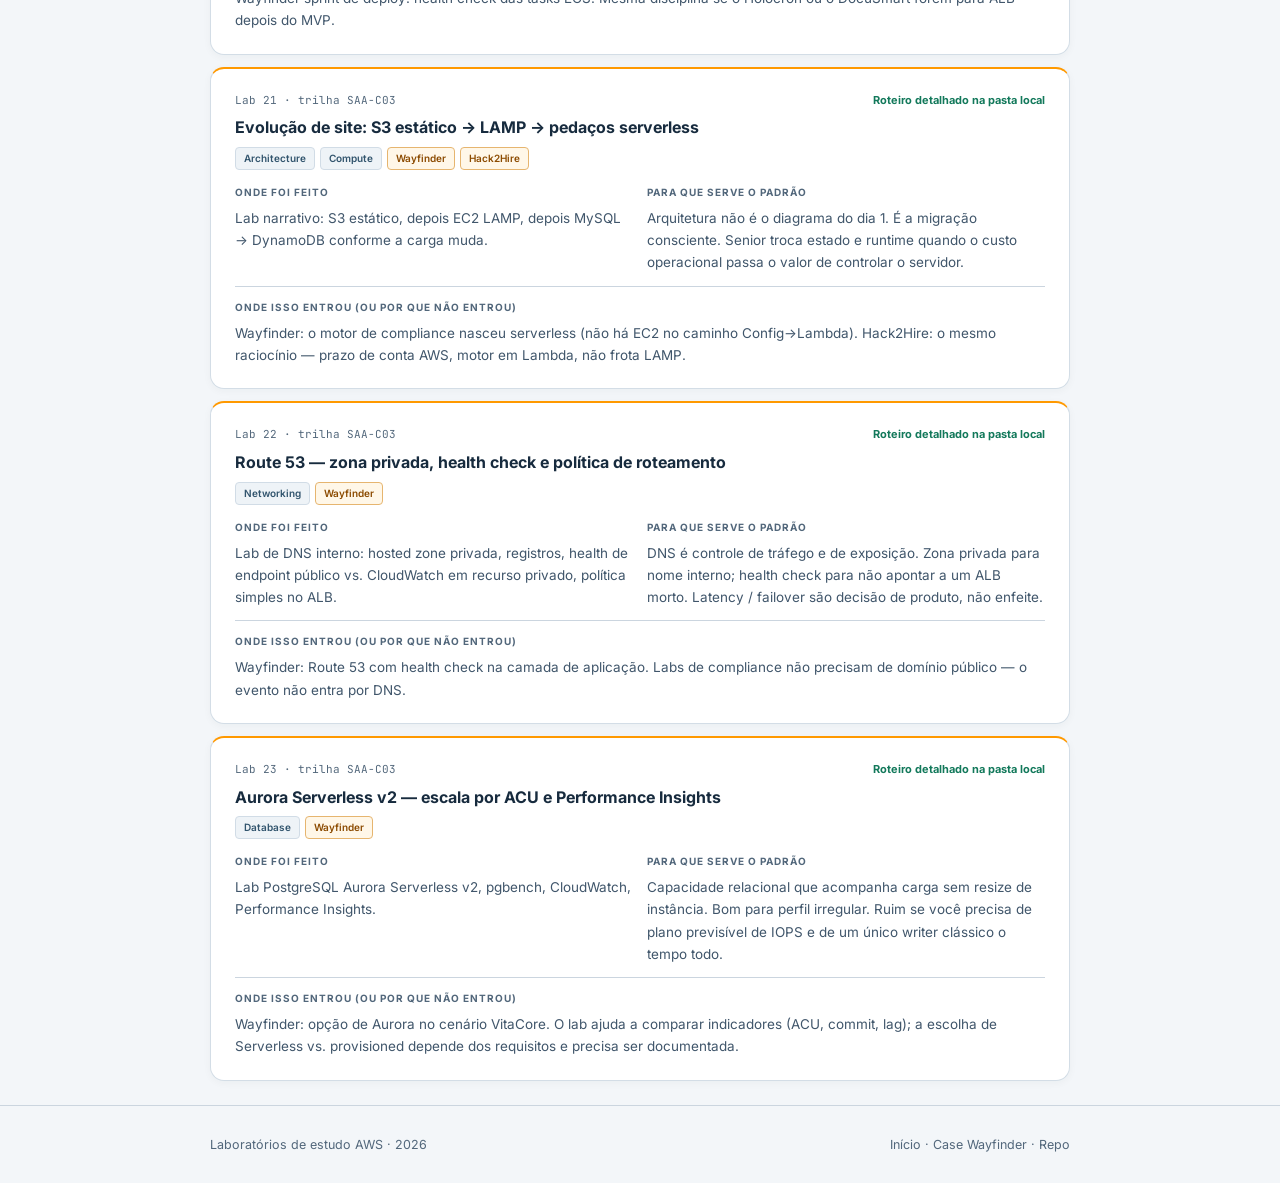
<file: labs.html>
<!DOCTYPE html>
<html lang="pt-BR">
<head>
<meta charset="UTF-8"/>
<meta name="viewport" content="width=device-width, initial-scale=1.0"/>
<meta name="description" content="23 tópicos AWS SAA-C03 relacionados às decisões de arquitetura dos projetos Wayfinder, Holocron e DocuSmart; fontes incompletas identificadas."/>
<link rel="canonical" href="https://guinatural.github.io/labs.html"/>
<meta property="og:type" content="article"/>
<meta property="og:title" content="Laboratórios AWS — Guilherme Barreto"/>
<meta property="og:description" content="Notas de estudo AWS SAA-C03 e sua relação com projetos de portfólio."/>
<meta property="og:url" content="https://guinatural.github.io/labs.html"/>
<title>Labs AWS — Guilherme Barreto</title>
<style>
@import url('https://fonts.googleapis.com/css2?family=Inter:wght@400;500;600;700;800&family=JetBrains+Mono:wght@400;500;700&display=swap');
:root {
  --bg:#0b1422; --bg2:#111f30; --bg3:#17283c; --borda:#2b4259;
  --txt:#f2f5f8; --muted:#9aabbc; --dim:#c0ccd7; --blue:#ff9900; --green:#56c7a5;
}
*, *::before, *::after { box-sizing: border-box; margin: 0; padding: 0; }
html { scroll-behavior: smooth; }
body { font-family: 'Inter', system-ui, sans-serif; background: var(--bg); color: var(--txt); line-height: 1.7; }
body::before {
  content:''; position:fixed; inset:0; z-index:0; pointer-events:none;
  background-image:
    radial-gradient(1px 1px at 8% 12%, rgba(255,255,255,.6), transparent),
    radial-gradient(1px 1px at 78% 55%, rgba(255,255,255,.4), transparent),
    radial-gradient(1px 1px at 17% 52%, rgba(59,130,246,.35), transparent);
}
.wrapper { position: relative; z-index: 1; max-width: 900px; margin: 0 auto; padding: 0 20px; }
nav {
  position: sticky; top: 0; z-index: 100;
  background: rgba(11,20,34,.94); backdrop-filter: blur(16px);
  border-bottom: 1px solid var(--borda);
}
.nav-inner {
  max-width: 900px; margin: 0 auto; padding: 0 20px;
  display: flex; align-items: center; justify-content: space-between; height: 56px; gap: 12px;
}
.nav-brand {
  font-family: 'JetBrains Mono', monospace;
  font-size: 14px; font-weight: 700; color: var(--txt);
  text-decoration: none; letter-spacing: .5px;
}
.nav-links { display: flex; gap: 4px; list-style: none; flex-wrap: wrap; }
.nav-links a {
  font-size: 13px; font-weight: 500; color: var(--muted);
  text-decoration: none; padding: 6px 12px; border-radius: 7px;
}
.nav-links a:hover { color: var(--txt); background: rgba(255,255,255,.05); }
.hero { padding: 56px 0 28px; border-bottom: 1px solid var(--borda); }
.kicker {
  font-family: 'JetBrains Mono', monospace; font-size: 11px; color: var(--muted);
  letter-spacing: 1.2px; text-transform: uppercase; margin-bottom: 10px;
}
h1 { font-size: clamp(26px, 5vw, 40px); font-weight: 800; letter-spacing: -1px; margin-bottom: 10px; }
.lede { font-size: 15px; color: var(--dim); max-width: 720px; }
.lede strong { color: var(--txt); font-weight: 600; }
.stats { display: flex; flex-wrap: wrap; gap: 24px; margin-top: 28px; }
.hs-val { font-family: 'JetBrains Mono', monospace; font-size: 22px; font-weight: 800; display: block; }
.hs-lbl { font-size: 11px; color: var(--muted); }

.stack {
  display: grid; grid-template-columns: 1fr 1fr; gap: 10px;
  margin: 28px 0 0;
}
@media (max-width:720px){ .stack { grid-template-columns: 1fr; } }
@media (max-width:600px){
  .nav-inner { height:auto; min-height:56px; padding-top:8px; padding-bottom:8px; flex-wrap:wrap; }
  .nav-links { width:100%; justify-content:center; }
  .nav-links a { padding:6px 8px; }
}
.stack article {
  background: var(--bg2); border: 1px solid var(--borda); border-radius: 12px; padding: 16px 18px;
}
.stack h3 { font-size: 13.5px; font-weight: 700; margin-bottom: 4px; }
.stack p { font-size: 12.5px; color: var(--dim); line-height: 1.6; }
.stack .src { font-family: 'JetBrains Mono', monospace; font-size: 10px; color: var(--muted); margin-bottom: 6px; }

.filters { display: flex; flex-wrap: wrap; gap: 6px; padding: 28px 0 18px; }
.lf-btn {
  font-size: 12px; font-weight: 600; padding: 5px 14px; border-radius: 20px;
  border: 1px solid var(--borda); background: var(--bg3); color: var(--muted); cursor: pointer;
}
.lf-btn:hover, .lf-btn.active { border-color: var(--blue); color: var(--txt); background: rgba(59,130,246,.1); }
.lab {
  background: var(--bg2); border: 1px solid var(--borda); border-radius: 14px;
  padding: 22px 24px; margin-bottom: 12px;
  border-top: 2px solid rgba(255,153,0,.5);
}
.lab.hidden { display: none; }
.lab-top { display: flex; justify-content: space-between; gap: 12px; flex-wrap: wrap; margin-bottom: 8px; }
.lab-num { font-family: 'JetBrains Mono', monospace; font-size: 11px; color: var(--muted); }
.lab-st { font-size: 11px; font-weight: 700; color: var(--green); }
.lab-st-incomplete { color: var(--amber); }
.lab-source-note {
  margin: 0 0 10px;
  padding: 8px 10px;
  border-left: 3px solid var(--amber);
  background: rgba(255,153,0,.08);
  color: var(--dim);
  font-size: 12px;
  line-height: 1.5;
}
.lab h2 { font-size: 16px; font-weight: 700; margin-bottom: 8px; line-height: 1.35; }
.tags { display: flex; flex-wrap: wrap; gap: 5px; margin-bottom: 14px; list-style: none; padding: 0; }
.tag {
  font-size: 10px; font-weight: 600; padding: 2px 8px; border-radius: 4px;
  border: 1px solid var(--borda); color: var(--dim); background: rgba(255,255,255,.04);
}
.tag.proj { color: var(--amber); border-color: rgba(255,153,0,.4); }
.grid { display: grid; grid-template-columns: 1fr 1fr; gap: 14px; }
@media (max-width: 700px) { .grid { grid-template-columns: 1fr; } }
.block h3 { font-size: 10px; font-weight: 700; letter-spacing: 1px; text-transform: uppercase; color: var(--muted); margin-bottom: 6px; }
.block p, .block li { font-size: 13.5px; color: var(--dim); line-height: 1.65; }
.block ul { margin-left: 16px; }
.full { margin-top: 12px; padding-top: 12px; border-top: 1px solid var(--borda); }
.full p strong { color: var(--txt); }
footer { border-top: 1px solid var(--borda); padding: 28px 0; margin-top: 24px; }
.footer-inner { max-width: 900px; margin: 0 auto; padding: 0 20px; display: flex; justify-content: space-between; gap: 12px; flex-wrap: wrap; }
.footer-inner, .footer-inner a { font-size: 12.5px; color: var(--muted); text-decoration: none; }
.footer-inner a:hover { color: var(--blue); }
a:focus-visible,button:focus-visible { outline: 2px solid var(--blue); outline-offset: 3px; }
@media(prefers-reduced-motion:reduce){ html { scroll-behavior: auto; } *,*::before,*::after { animation-duration:.01ms!important;transition-duration:.01ms!important; } }
</style>
<link rel="stylesheet" href="portfolio-theme.css">
</head>
<body>
<div class="utility-bar">
  <div class="utility-inner">
    <strong>PORTFÓLIO DE CLOUD</strong>
    <span>Segurança, governança e automação · projetos e estudos</span>
  </div>
</div>
<nav>
  <div class="nav-inner">
    <a href="index.html" class="nav-brand">guilherme.dev</a>
    <ul class="nav-links">
      <li><a href="index.html">Início</a></li>
      <li><a href="index.html#projeto">Projetos</a></li>
      <li><a href="wayfinder.html">Wayfinder</a></li>
      <li><a href="curriculo.html">Currículo</a></li>
    </ul>
  </div>
</nav>

<header class="hero">
  <div class="wrapper">
    <div class="kicker">SAA-C03 · Skill Builder · Escola da Nuvem</div>
    <h1>Aprender o serviço é o começo. Escolher quando usá-lo é arquitetura.</h1>
    <p class="lede">
      Esta série reúne <strong>23 tópicos da trilha SAA-C03</strong> (Skill Builder / Escola da Nuvem)
      e mostra como fundamentos de AWS podem orientar uma decisão de arquitetura — usar, adaptar
      ou deixar um padrão de fora. Os projetos são estudos separados, não prova de que cada
      arquitetura esteja implantada.
    </p>
    <p class="lede" style="margin-top:12px;">
      <strong>Nota sobre as fontes locais:</strong> há 21 roteiros detalhados; o arquivo do lab 11
      contém apenas descrição, objetivos e serviços, e o arquivo do lab 13 está vazio. Os cards
      identificam esses limites para não apresentar material ausente como execução comprovada.
    </p>
    <div class="stats">
      <div><span class="hs-val">23</span><span class="hs-lbl">Tópicos na série</span></div>
      <div><span class="hs-val">21</span><span class="hs-lbl">Roteiros detalhados na pasta</span></div>
      <div><span class="hs-val">2</span><span class="hs-lbl">Fontes incompletas, sinalizadas</span></div>
    </div>
    <div class="stack">
      <article>
        <div class="src">01 · PROJETOS / wayfinder-cloud</div>
        <h3>Wayfinder Cloud</h3>
        <p>Um cenário de saúde dá contexto à arquitetura: como transformar uma mudança de configuração em um achado investigável, com revisão humana para decisões sensíveis.</p>
      </article>
      <article>
        <div class="src">01 · PROJETOS / Holocron</div>
        <h3>Holocron Sentinel</h3>
        <p>Capstone de auditoria sob demanda: o ciclo local da API passou testes com dependências AWS stubadas. Bedrock real, autorização e implantação continuam sem validação.</p>
      </article>
      <article>
        <div class="src">01 · PROJETOS / Hack2Hire</div>
        <h3>Hack2Hire — DocuSmart</h3>
        <p>Hackathon Escola da Nuvem (jun 2026). Motor Strands: Lambda + Bedrock + Textract/Comprehend + DynamoDB. Evento in, JSON de sinistro out — tempo de conta limitado.</p>
      </article>
      <article>
        <div class="src">02 · ESTUDOS / ARCHITECT_SAA-C03 / Laboratórios</div>
        <h3>Série hands-on 01–23</h3>
        <p>Base de estudo para comparar filas, rede, criptografia e bancos — e explicar por que um padrão serve a um requisito, enquanto outro fica de fora.</p>
      </article>
    </div>
  </div>
</header>

<div class="wrapper">
  <div class="filters" id="labsFilter">
    <button class="lf-btn active" data-cat="all" aria-pressed="true">Todos</button>
    <button class="lf-btn" data-cat="Wayfinder" aria-pressed="false">Wayfinder</button>
    <button class="lf-btn" data-cat="Holocron" aria-pressed="false">Holocron</button>
    <button class="lf-btn" data-cat="Hack2Hire" aria-pressed="false">Hack2Hire</button>
    <button class="lf-btn" data-cat="Recusei" aria-pressed="false">Padrão recusado</button>
    <button class="lf-btn" data-cat="Security" aria-pressed="false">Segurança</button>
    <button class="lf-btn" data-cat="Networking" aria-pressed="false">Rede</button>
    <button class="lf-btn" data-cat="Compute" aria-pressed="false">Compute</button>
    <button class="lf-btn" data-cat="Database" aria-pressed="false">Dados</button>
    <button class="lf-btn" data-cat="Architecture" aria-pressed="false">Arquitetura</button>
  </div>
  <p id="filterStatus" role="status" aria-live="polite" class="kicker">23 labs</p>
  <div id="labsRoot"></div>
  <noscript><p class="lede">Os cards dos laboratórios e seus filtros precisam de JavaScript habilitado.</p></noscript>
</div>

<footer>
  <div class="footer-inner">
    <span>Laboratórios de estudo AWS · 2026</span>
    <span>
      <a href="index.html">Início</a> ·
      <a href="wayfinder.html">Case Wayfinder</a> ·
      <a href="https://github.com/guinatural/wayfinder-cloud" target="_blank" rel="noopener">Repo</a>
    </span>
  </div>
</footer>

<script>
const labs = [
  { n:'01', t:'Arquitetura serverless com SNS, SQS e Lambda',
    cats:['Compute','Architecture'], proj:['Wayfinder','Hack2Hire'],
    onde:'Skill Builder / Escola da Nuvem · lab account. S3 dispara SNS; filas SQS consomem; Lambda processa.',
    serve:'Contrato de desacoplamento: o produtor não espera o consumidor. Fan-out no tópico, buffer na fila, falha na DLQ. É o desenho certo quando o pico de evento não pode derrubar a API.',
    aplica:'Wayfinder: pipeline de alerta CRITICAL / WARNING / INFO e DLQ das Lambdas de compliance. Hack2Hire: o motor não segura o frontend — o sinistro entra como evento e o JSON sai no DynamoDB.' },
  { n:'02', t:'Acesso em escala com S3 Access Points',
    cats:['Security','Storage'], proj:['Wayfinder'],
    onde:'Lab SAA-C03. Access Point com política própria, restrição de VPC e tag; bucket policy delega o acesso ao ponto.',
    serve:'Separar “quem entra no objeto” de “quem administra o bucket”. Em dado classificado, um único bucket policy vira inadministrável; o access point é a fronteira.',
    aplica:'Wayfinder: políticas por classificação de dado no S3 de evidência. Holocron e Hack2Hire usam bucket privado + IAM de role, sem access point — granularidade extra não pagava o prazo.' },
  { n:'03', t:'AWS KMS — criar chave, policy, cifrar e auditar uso',
    cats:['Security'], proj:['Wayfinder','Holocron'],
    onde:'Lab introdutório KMS na trilha SAA-C03: CMK, grant, encrypt/decrypt, CloudTrail no uso da chave.',
    serve:'Criptografia sem dono da chave é teatro. O padrão é CMK com key policy estreita, rotação e trilha de quem chamou Decrypt. Art. 46 da LGPD pede isso em linguagem de arquiteto, não de checklist.',
    aplica:'Wayfinder: várias CMKs por tipo de dado, rotação anual (ADR de KMS). Holocron Sentinel: dado sensível cifrado em repouso com a mesma disciplina de menor privilégio na key policy.' },
  { n:'04', t:'NACLs e Security Groups na VPC',
    cats:['Security','Networking'], proj:['Wayfinder','Holocron'],
    onde:'Lab de rede: SG stateful no ENI, NACL stateless na subnet, tráfego EC2 controlado em duas camadas.',
    serve:'Defesa em profundidade de borda. SG é o contrato do workload; NACL é o cinto da subnet. Senior não abre 0.0.0.0/0 “para testar” e esquece — documenta o mínimo e o porquê.',
    aplica:'Wayfinder: VPC em camadas (sg-alb / sg-app / sg-data). Holocron: isolamento de funções de auditoria.' },
  { n:'05', t:'Event-driven com API Gateway, EventBridge e Lambda',
    cats:['Compute','Architecture'], proj:['Wayfinder','Hack2Hire','Holocron'],
    onde:'Lab de microsserviço serverless: HTTP API → EventBridge → regras → Lambda; volta por WebSocket.',
    serve:'O barramento é o ponto de roteamento, não a função. Você casa evento com consumidor sem acoplar o produtor. É o esqueleto de qualquer motor de compliance ou de sinistro.',
    aplica:'Wayfinder: Config NON_COMPLIANT → EventBridge → evaluator (ADR-002). Hack2Hire: POST /analisar-sinistro como borda; o motor Strands é o consumidor. Holocron: gatilhos de auditoria, não cron cego.' },
  { n:'06', t:'Fundamentos do Amazon ECS',
    cats:['Compute'], proj:['Wayfinder'],
    onde:'Lab de cluster de teste: task definition, cluster, service com N tarefas.',
    serve:'Unidade de deploy é a tarefa, não a VM. Role da task ≠ role da instância. Serve quando o runtime precisa de processo longo ou imagem própria — não quando o trabalho é um evento de 30s.',
    aplica:'Wayfinder (camada VitaCore): API em Fargate, não na Lambda de compliance. Hack2Hire ficou em Lambda: o hackathon não precisava de cluster.' },
  { n:'07', t:'ECS em escala — capacity provider e scheduling',
    cats:['Compute'], proj:['Wayfinder'],
    onde:'Lab de design: launch type, capacity provider, restrição de placement, custo vs. performance.',
    serve:'Escalar container é política (Fargate vs. EC2, AZ, circuit breaker), não “subir mais task”. Senior escolhe o provider pelo perfil de carga e pelo blast radius.',
    aplica:'Wayfinder: ECS em 2 AZs atrás de ALB com health check. Fora do escopo do Holocron capstone e do prazo Hack2Hire.' },
  { n:'08', t:'Amazon RDS — failover, endpoint e Secrets Manager',
    cats:['Database','Security'], proj:['Wayfinder','Holocron'],
    onde:'Lab RDS: Multi-AZ, simulação de failover, aplicação no endpoint DNS, senha no Secrets Manager.',
    serve:'HA relacional é failover gerenciado + aplicação que não cacheia IP. Segredo fora do código. Se o RPO/RTO do dado de paciente exige SQL, RDS/Aurora; se o acesso é chave-valor de evento, DynamoDB.',
    aplica:'Wayfinder: Aurora MySQL Multi-AZ no domínio VitaCore (prontuário). Secrets no mesmo padrão do ADR-008. Holocron: credencial nunca no repositório.' },
  { n:'09', t:'Amazon Redshift — warehouse colunar a partir do S3',
    cats:['Database'], proj:['Recusei'],
    onde:'Lab de cluster Redshift, COPY do S3, SQL de voos, monitoramento de nós.',
    serve:'OLAP em petabyte, armazenamento colunar, BI clássico. Caro e excessivo para trilha de auditoria de config. O padrão existe; o caso de uso do portfólio não é warehouse corporativo.',
    aplica:'Recusei no Wayfinder: Athena sobre S3 cobre a pergunta “quem alterou o bucket e quando” com custo de query. Dizer isso em entrevista vale mais do que forçar Redshift no diagrama.' },
  { n:'10', t:'Troubleshooting de peering de VPC',
    cats:['Networking'], proj:['Wayfinder'],
    onde:'Lab quebrado de propósito: HTTP cliente↔servidor em VPCs diferentes; Reachability Analyzer; rotas e SG do peering.',
    serve:'Peering não é “ligar dois VPCs”. São rotas simétricas, CIDR sem overlap, SG que referencia o peer, NACL que não corta a volta. Arquiteto sênior debuga conectividade antes de redesenhar o produto.',
    aplica:'Wayfinder: o mesmo método de diagnóstico foi para VPC endpoints (ADR-009) — tráfego privado para S3/KMS/Config, sem NAT “porque o peering falhou”.' },
  { n:'11', t:'CloudTrail + CloudWatch — trilha, métrica, alarme, Insights',
    cats:['Security'], proj:['Wayfinder','Holocron'],
    fonteStatus:'Resumo de origem',
    fonteNota:'O arquivo local registra descrição, objetivos e serviços, mas não contém as etapas do laboratório.',
    onde:'O material disponível descreve CloudTrail, CloudWatch e SNS e lista os objetivos de monitoramento; não documenta o passo a passo nem comprova execução.',
    serve:'CloudTrail pode registrar atividade da conta; CloudWatch pode transformar sinais em métricas e alarmes. Juntos, ajudam a responder “o que aconteceu?” e “quando precisamos olhar?”.',
    aplica:'Wayfinder: uma trilha consultável é parte do desenho proposto, não uma capacidade validada neste laboratório ou implantada pelo projeto. Holocron: registro e cobertura também precisam de configuração e teste explícitos.' },
  { n:'12', t:'Arquitetura multi-tier (projeto final da trilha)',
    cats:['Architecture','Networking'], proj:['Wayfinder'],
    onde:'Lab final SAA-C03: CloudFormation de VPC multi-AZ, RDS HA, EFS na app, ASG de web, requisitos de negócio não lineares.',
    serve:'Camadas (borda / app / dado) e AZ. É o desenho default de sistema que tem estado relacional e HTTP. O exercício força juntar serviços; o portfólio força escolher o que sobra fora.',
    aplica:'Wayfinder: VPC pública / privada-app / privada-data. EFS do lab não veio — objeto de evidência vive no S3 com Object Lock.' },
  { n:'13', t:'Web app altamente disponível — ALB, Auto Scaling, Aurora',
    cats:['Architecture','Compute'], proj:['Wayfinder'],
    fonteStatus:'Arquivo de origem vazio',
    fonteNota:'O arquivo local do lab 13 está vazio. Este card descreve apenas o tema indicado pelo título e sua relação proposta com o lab 12; não é evidência de execução.',
    onde:'A pasta local contém apenas o título do exercício. ALB, Auto Scaling e Aurora aparecem aqui como o tema previsto, não como um roteiro disponível.',
    serve:'O tema permite discutir health checks, distribuição entre zonas e comportamento em falhas. Sem o material e sem medições, não se atribui um SLA nem se afirma que o exercício foi concluído.',
    aplica:'No Wayfinder, a camada de aplicação VitaCore é uma hipótese de arquitetura; não está demonstrada no fluxo de governança do repositório. A esteira de compliance continua sendo um desenho separado.' },
  { n:'14', t:'Storage Gateway — S3 File Gateway (NFS/SMB híbrido)',
    cats:['Storage'], proj:['Recusei'],
    onde:'Lab híbrido: File Gateway em EC2, share NFS/SMB, portas, cópia on-prem → S3, métricas CloudWatch.',
    serve:'Quando o datacenter ainda fala NFS/SMB e o lake precisa ser S3. É ponte, não destino. Nenhum dos três projetos tem filial com file server legado no caminho crítico.',
    aplica:'Fora de escopo. S3 nativo cobre evidência (Wayfinder), artefato de sinistro (Hack2Hire) e objeto de auditoria (Holocron).' },
  { n:'15', t:'Amazon EFS — NFS elástico multi-AZ',
    cats:['Storage'], proj:['Recusei'],
    onde:'Lab console: criar EFS, montar em EC2 Linux, medir throughput.',
    serve:'Estado compartilhado POSIX entre instâncias (lift-and-shift, CMS, home dir). Não é object store. Se o dado é evidência imutável ou PDF de sinistro, S3 ganha em custo, lock e integração com Config.',
    aplica:'Recusei no Wayfinder (nota do mapa de labs). Lab 12 ensinou o padrão; o ADR escolheu S3.' },
  { n:'16', t:'CloudFormation — stack, retenção, ASG e ELB',
    cats:['Architecture'], proj:['Wayfinder','Hack2Hire'],
    onde:'Lab IaC: bucket com deletion policy, app PHP, update de instância, IAM instance profile, ELB+ASG no template.',
    serve:'Infraestrutura como código registra mudanças e facilita revisão. O tool do lab é CloudFormation; Terraform usa conceitos semelhantes de plano e estado, sem eliminar a necessidade de revisão.',
    aplica:'Wayfinder: Terraform 1.6+, remote state, OIDC (ADR-001). Hack2Hire: automação no prazo da conta do hackathon — o hábito de template, não o console artesanal.' },
  { n:'17', t:'DynamoDB Streams + Kinesis + Lambda',
    cats:['Database','Compute'], proj:['Wayfinder','Hack2Hire'],
    onde:'Lab em duas partes: Kinesis → Lambda; DynamoDB Streams → Lambda. Evento como fonte da verdade.',
    serve:'Mudança de item ou recorde de stream dispara trabalho. Guardrail, estado de remediação e payload de sinistro cabem em NoSQL. Relacional fica para o que precisa de join e consistência forte de prontuário.',
    aplica:'Wayfinder: estado de guardrail em DynamoDB; wearable/stream no mapa VitaCore via Kinesis. Hack2Hire: persistência do JSON do motor no DynamoDB.' },
  { n:'18', t:'Autenticação customizada com Amazon Cognito',
    cats:['Security'], proj:['Wayfinder'],
    onde:'Lab: User Pool, Lambda no fluxo de auth, teste de login, log no CloudWatch.',
    serve:'Identidade gerenciada, MFA, token de curta duração. Senior não inventa tabela de senha. Cognito é a borda de humano; IAM role é a borda de máquina.',
    aplica:'Wayfinder / VitaCore: pools de médico (MFA) e paciente. Hack2Hire e Holocron: identidade de API via IAM da Lambda e da conta do lab — sem user pool no caminho crítico do hackathon.' },
  { n:'19', t:'Automação: Console, CLI, SDK (boto3) e Session Manager',
    cats:['Architecture'], proj:['Wayfinder','Holocron','Hack2Hire'],
    onde:'Lab de três superfícies + SSM Session Manager sem bastion nem SSH aberto.',
    serve:'Console ensina. CLI/SDK opera. SSM audita o acesso ao host. Access key de longa duração em laptop de time é cheiro de incidente. O padrão é role + sessão.',
    aplica:'Wayfinder: bootstrap_state.py em boto3; CI com OIDC. Holocron: wrappers Python/Boto3 e MCP. Hack2Hire: invocação programática do motor (Postman / Lambda), não clique no console na banca.' },
  { n:'20', t:'Troubleshooting de site atrás do ALB',
    cats:['Networking','Architecture'], proj:['Wayfinder'],
    onde:'Lab quebrado: site inacessível no DNS do load balancer; SG, listener, target, AZ.',
    serve:'ALB é contrato HTTP. 502/unhealthy quase nunca é “a aplicação sumiu” — é health check, subnet, security group ou target em AZ sem listener. Senior lê o target group antes de reescrever o código.',
    aplica:'Wayfinder sprint de deploy: health check das tasks ECS. Mesma disciplina se o Holocron ou o DocuSmart forem para ALB depois do MVP.' },
  { n:'21', t:'Evolução de site: S3 estático → LAMP → pedaços serverless',
    cats:['Architecture','Compute'], proj:['Wayfinder','Hack2Hire'],
    onde:'Lab narrativo: S3 estático, depois EC2 LAMP, depois MySQL → DynamoDB conforme a carga muda.',
    serve:'Arquitetura não é o diagrama do dia 1. É a migração consciente. Senior troca estado e runtime quando o custo operacional passa o valor de controlar o servidor.',
    aplica:'Wayfinder: o motor de compliance nasceu serverless (não há EC2 no caminho Config→Lambda). Hack2Hire: o mesmo raciocínio — prazo de conta AWS, motor em Lambda, não frota LAMP.' },
  { n:'22', t:'Route 53 — zona privada, health check e política de roteamento',
    cats:['Networking'], proj:['Wayfinder'],
    onde:'Lab de DNS interno: hosted zone privada, registros, health de endpoint público vs. CloudWatch em recurso privado, política simples no ALB.',
    serve:'DNS é controle de tráfego e de exposição. Zona privada para nome interno; health check para não apontar a um ALB morto. Latency / failover são decisão de produto, não enfeite.',
    aplica:'Wayfinder: Route 53 com health check na camada de aplicação. Labs de compliance não precisam de domínio público — o evento não entra por DNS.' },
  { n:'23', t:'Aurora Serverless v2 — escala por ACU e Performance Insights',
    cats:['Database'], proj:['Wayfinder'],
    onde:'Lab PostgreSQL Aurora Serverless v2, pgbench, CloudWatch, Performance Insights.',
    serve:'Capacidade relacional que acompanha carga sem resize de instância. Bom para perfil irregular. Ruim se você precisa de plano previsível de IOPS e de um único writer clássico o tempo todo.',
    aplica:'Wayfinder: opção de Aurora no cenário VitaCore. O lab ajuda a comparar indicadores (ACU, commit, lag); a escolha de Serverless vs. provisioned depende dos requisitos e precisa ser documentada.' }
];

const root = document.getElementById('labsRoot');
labs.forEach(lab => {
  const el = document.createElement('article');
  el.className = 'lab';
  el.dataset.cats = [...lab.cats, ...lab.proj].join(',');
  el.innerHTML = `
    <div class="lab-top">
      <span class="lab-num">Lab ${lab.n} · trilha SAA-C03</span>
      <span class="lab-st${lab.fonteStatus ? ' lab-st-incomplete' : ''}">${lab.fonteStatus || 'Roteiro detalhado na pasta local'}</span>
    </div>
    ${lab.fonteNota ? `<p class="lab-source-note">${lab.fonteNota}</p>` : ''}
    <h2>${lab.t}</h2>
    <ul class="tags" aria-label="Categorias e projetos relacionados">
      ${lab.cats.map(c => `<li class="tag">${c}</li>`).join('')}
      ${lab.proj.map(p => `<li class="tag proj">${p}</li>`).join('')}
    </ul>
    <div class="grid">
      <div class="block"><h3>Onde foi feito</h3><p>${lab.onde}</p></div>
      <div class="block"><h3>Para que serve o padrão</h3><p>${lab.serve}</p></div>
    </div>
    <div class="block full"><h3>Onde isso entrou (ou por que não entrou)</h3><p>${lab.aplica}</p></div>`;
  root.appendChild(el);
});

document.getElementById('labsFilter').addEventListener('click', e => {
  const btn = e.target.closest('.lf-btn');
  if (!btn) return;
  document.querySelectorAll('.lf-btn').forEach(b => b.classList.remove('active'));
  document.querySelectorAll('.lf-btn').forEach(b => b.setAttribute('aria-pressed', String(b === btn)));
  btn.classList.add('active');
  const cat = btn.dataset.cat;
  let visibleLabs = 0;
  document.querySelectorAll('.lab').forEach(card => {
    const visible = cat === 'all' || card.dataset.cats.split(',').includes(cat);
    card.classList.toggle('hidden', !visible);
    if (visible) visibleLabs++;
  });
  document.getElementById('filterStatus').textContent = `${visibleLabs} labs`;
});
</script>
</body>
</html>
</file>
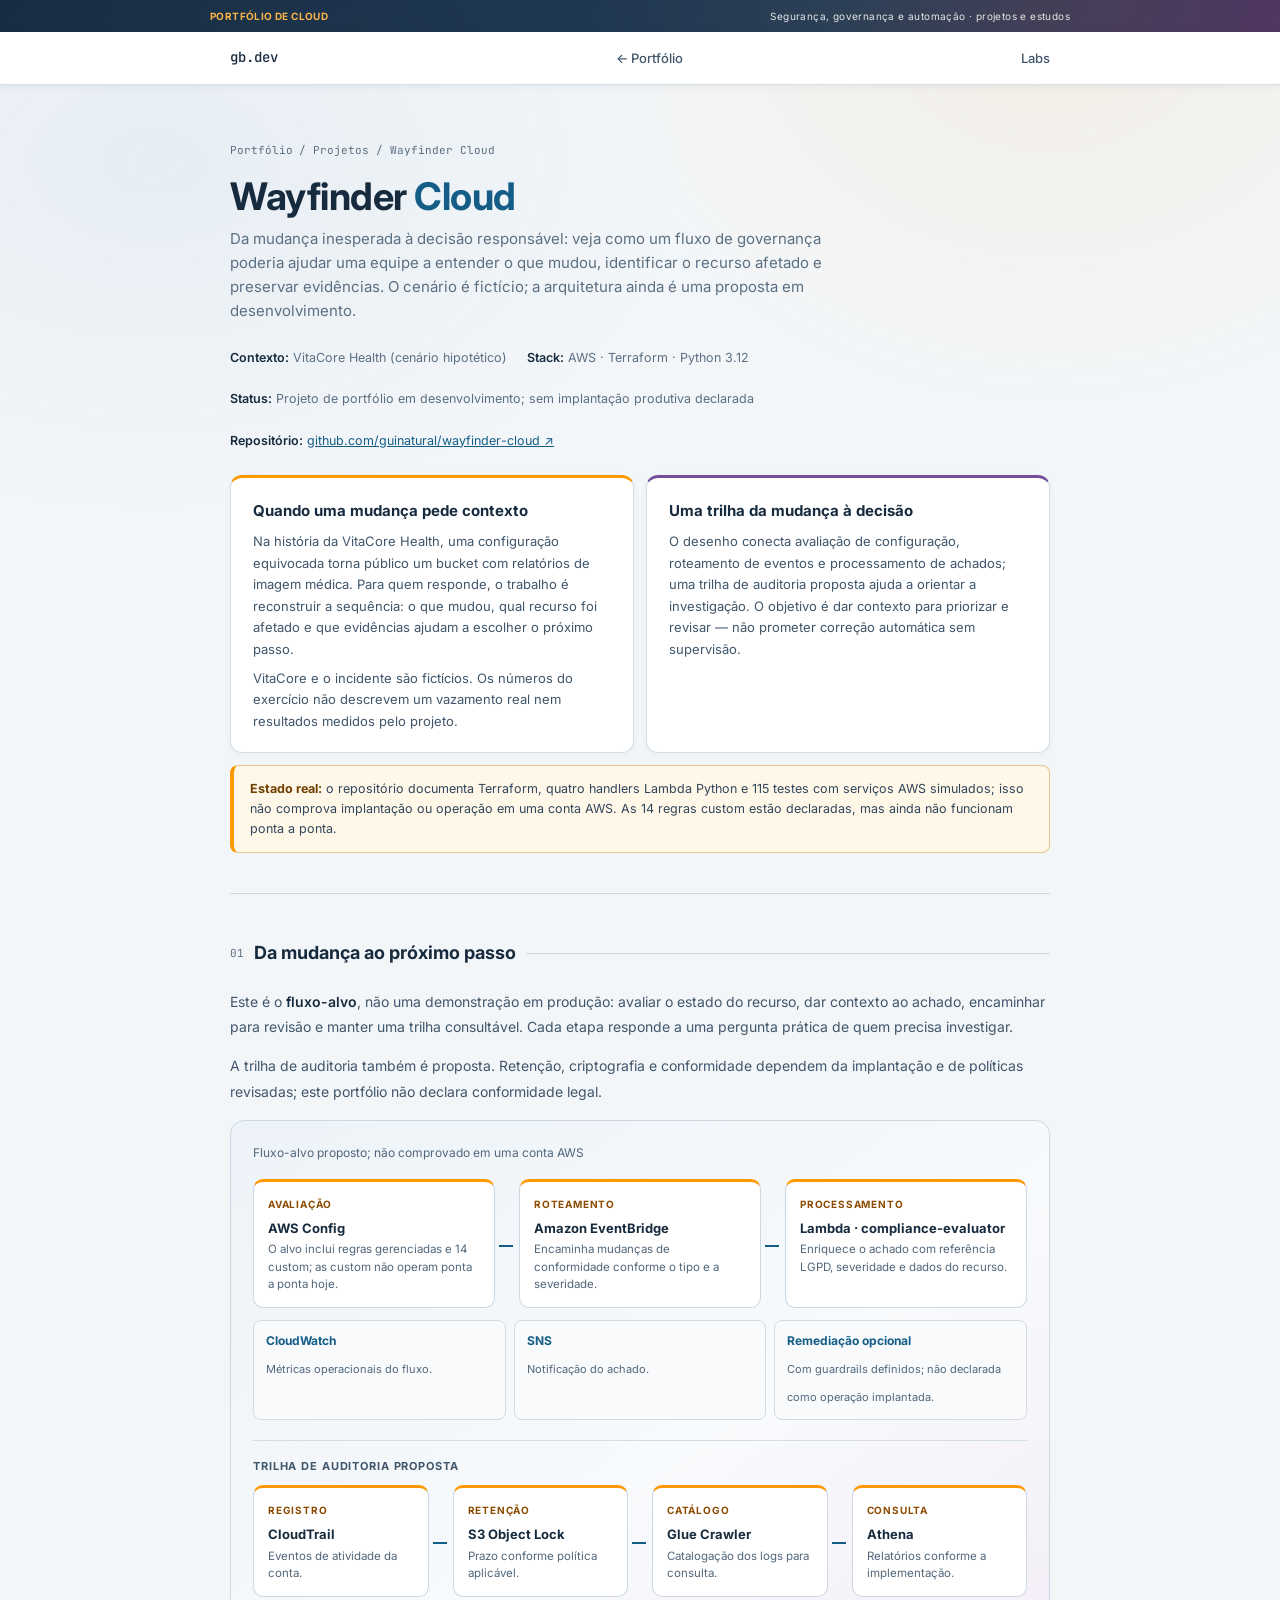
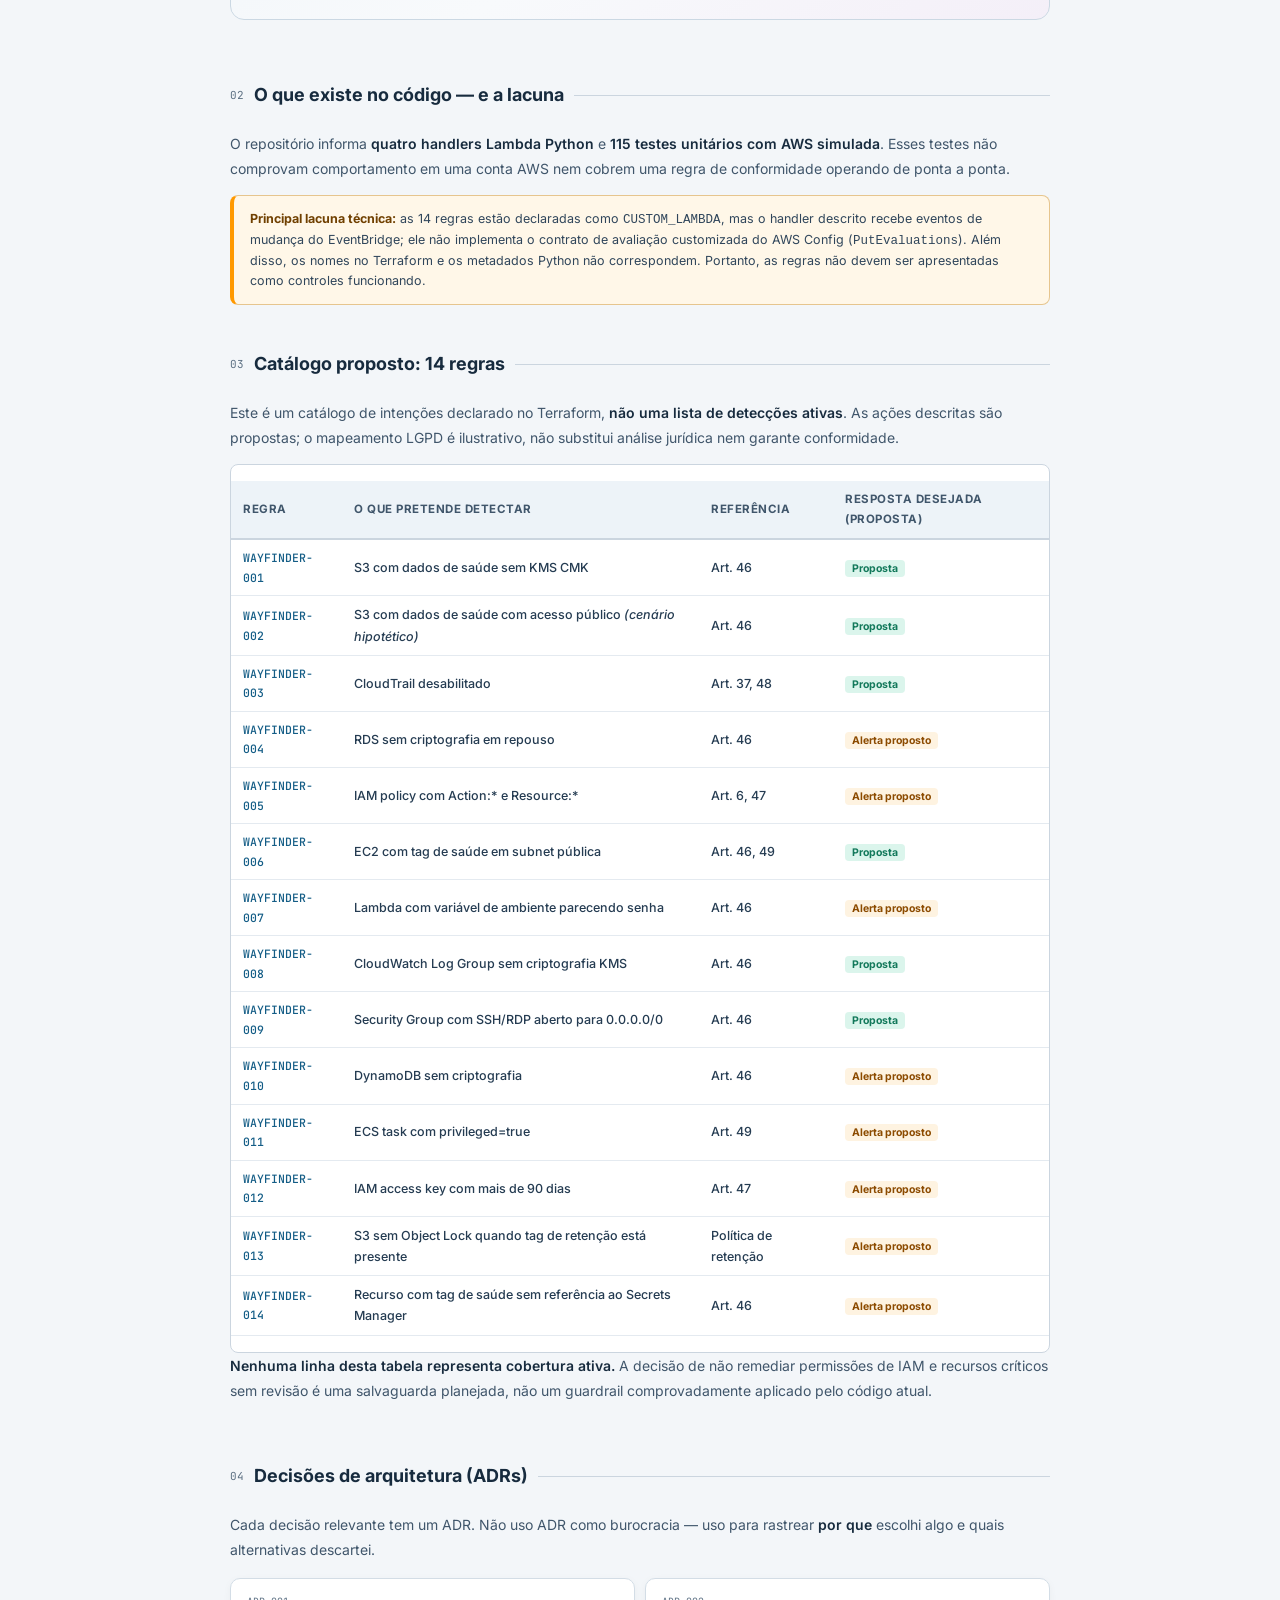
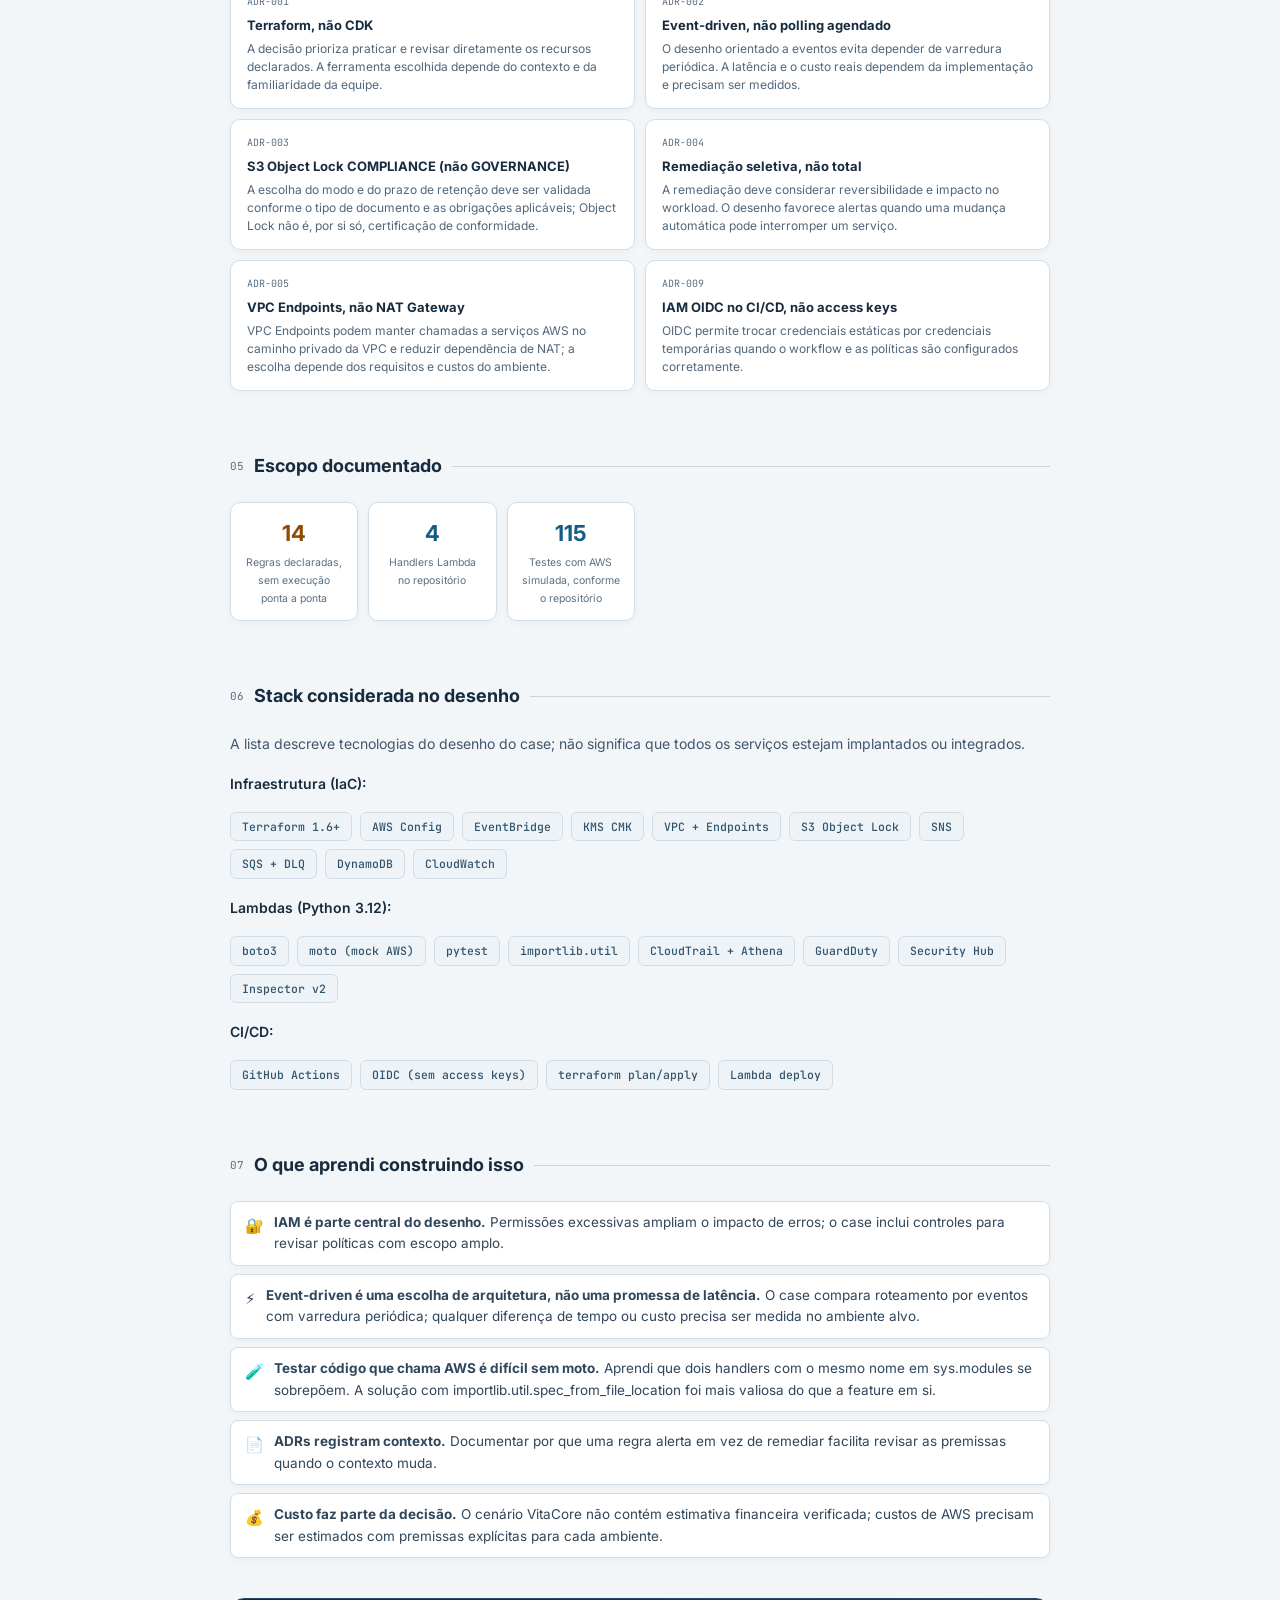
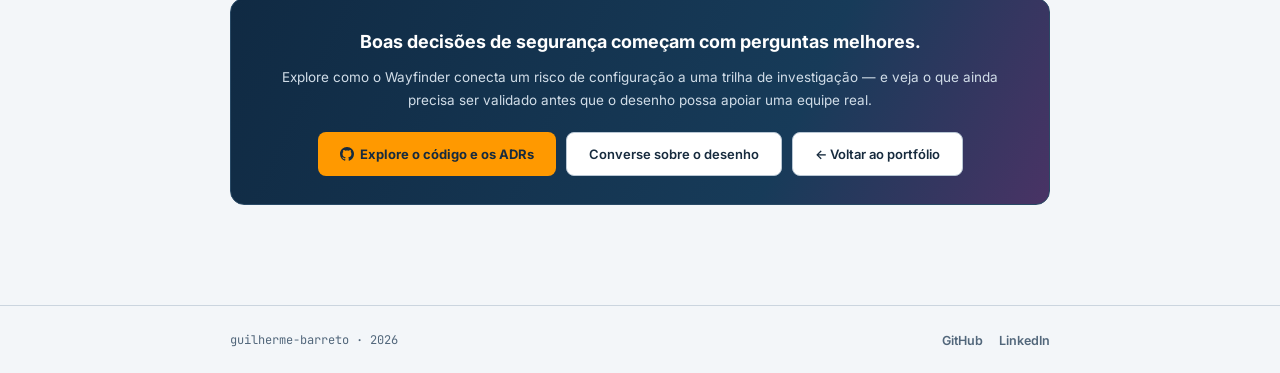
<file: wayfinder.html>
<!DOCTYPE html>
<html lang="pt-BR">
<head>
<meta charset="UTF-8"/>
<meta name="viewport" content="width=device-width, initial-scale=1.0"/>
<meta name="description" content="Case Wayfinder Cloud: cenário fictício de exposição de dados, resposta AWS proposta e estado real das regras e do código."/>
<link rel="canonical" href="https://guinatural.github.io/wayfinder.html"/>
<meta property="og:type" content="article"/>
<meta property="og:title" content="Wayfinder Cloud — Case de portfólio"/>
<meta property="og:description" content="O problema, a resposta proposta e as lacunas técnicas do case Wayfinder Cloud."/>
<meta property="og:url" content="https://guinatural.github.io/wayfinder.html"/>
<title>Wayfinder Cloud — Case Study · Guilherme Barreto</title>
<style>
@import url('https://fonts.googleapis.com/css2?family=Inter:wght@300;400;500;600;700&family=JetBrains+Mono:wght@400;500&display=swap');
:root{
  --bg:#0b1422;--bg2:#111f30;--bg3:#17283c;--borda:#2b4259;
  --txt:#f2f5f8;--muted:#9aabbc;
  --blue:#ff9900;--green:#56c7a5;--amber:#ffc15a;--purple:#ffb547;--ciano:#8ebbd8;--red:#ff7777;
}
*,*::before,*::after{box-sizing:border-box;margin:0;padding:0;}
html{scroll-behavior:smooth;}
body{font-family:'Inter',system-ui,sans-serif;background:var(--bg);color:var(--txt);line-height:1.7;overflow-x:hidden;}
body::before{content:'';position:fixed;inset:0;z-index:0;pointer-events:none;
  background-image:radial-gradient(ellipse at 84% 0%,rgba(255,153,0,.09),transparent 35%),
    radial-gradient(ellipse at 8% 24%,rgba(82,145,190,.08),transparent 34%);}

nav{position:sticky;top:0;z-index:100;background:rgba(11,20,34,.94);backdrop-filter:blur(12px);border-bottom:1px solid var(--borda);padding:14px 0;}
.nav-inner{max-width:860px;margin:0 auto;padding:0 20px;display:flex;align-items:center;justify-content:space-between;}
.nav-brand{font-family:'JetBrains Mono',monospace;font-size:14px;font-weight:500;color:var(--ciano);text-decoration:none;}
.nav-back{font-size:13px;font-weight:500;color:var(--muted);text-decoration:none;transition:color .2s;display:flex;align-items:center;gap:6px;}
.nav-back:hover{color:var(--txt);}

.wrapper{position:relative;z-index:1;max-width:860px;margin:0 auto;padding:0 20px 80px;}

/* HERO */
.case-hero{padding:56px 0 40px;border-bottom:1px solid var(--borda);}
.breadcrumb{font-family:'JetBrains Mono',monospace;font-size:11px;color:var(--muted);margin-bottom:16px;display:flex;align-items:center;gap:6px;}
.breadcrumb a{color:var(--muted);text-decoration:none;}
.breadcrumb a:hover{color:var(--blue);}
.case-title{font-size:clamp(26px,4vw,38px);font-weight:700;line-height:1.15;letter-spacing:-.5px;margin-bottom:8px;}
.case-title span{color:var(--blue);}
.case-sub{font-size:15px;color:var(--muted);max-width:600px;margin-bottom:24px;line-height:1.6;}
.case-meta{display:flex;flex-wrap:wrap;gap:20px;font-size:12.5px;color:var(--muted);}
.case-meta span strong{color:var(--txt);font-weight:600;}

/* SECTIONS */
.sec{padding:44px 0 0;}
.sec-header{display:flex;align-items:center;gap:10px;margin-bottom:20px;}
.sec-header h2{font-size:18px;font-weight:700;}
.sec-num{font-family:'JetBrains Mono',monospace;font-size:11px;color:var(--muted);}
.sec-line{flex:1;height:1px;background:var(--borda);}
p.body-text{font-size:14px;color:rgba(226,232,240,.8);line-height:1.8;margin-bottom:14px;}
p.body-text strong{color:#fff;font-weight:600;}

/* METRICS GRID */
.metrics-grid{display:grid;grid-template-columns:repeat(auto-fill,minmax(120px,1fr));gap:10px;margin:16px 0;}
.metric{background:var(--bg2);border:1px solid var(--borda);border-radius:10px;padding:12px 14px;text-align:center;}
.metric-val{font-size:22px;font-weight:700;margin-bottom:2px;}
.metric-lbl{font-size:10.5px;color:var(--muted);}
.mv-blue{color:var(--blue);}   .mv-green{color:var(--green);}
.mv-amber{color:var(--amber);} .mv-purple{color:var(--purple);}
.mv-ciano{color:var(--ciano);} .mv-red{color:var(--red);}

/* ARCH DIAGRAM */
.arch-flow{background:linear-gradient(145deg,#101e2e,#0d1928);border:1px solid var(--borda);border-radius:14px;padding:22px;margin:16px 0;}
.arch-flow figcaption{font-size:12px;color:var(--muted);margin-bottom:16px;}
.arch-steps{list-style:none;display:grid;grid-template-columns:repeat(3,minmax(0,1fr));gap:24px;padding:0;margin:0;}
.arch-step{position:relative;min-width:0;background:var(--bg2);border:1px solid var(--borda);border-top:3px solid var(--blue);border-radius:10px;padding:14px;}
.arch-step:not(:last-child)::after{content:"";position:absolute;left:calc(100% + 5px);top:50%;width:14px;border-top:2px solid var(--ciano);}
.arch-service{display:block;color:var(--blue);font-size:10px;font-weight:700;letter-spacing:.08em;text-transform:uppercase;margin-bottom:6px;}
.arch-step strong{display:block;color:var(--txt);font-size:13px;line-height:1.4;margin-bottom:4px;}
.arch-step span:last-child{display:block;color:var(--muted);font-size:11.5px;line-height:1.5;}
.arch-outputs{display:grid;grid-template-columns:repeat(3,minmax(0,1fr));gap:8px;margin-top:12px;}
.arch-output{border:1px solid var(--borda);border-radius:8px;padding:10px 12px;background:rgba(255,255,255,.025);}
.arch-output strong{display:block;color:var(--ciano);font-size:12px;margin-bottom:3px;}
.arch-output span{color:var(--muted);font-size:11px;line-height:1.45;}
.audit-lane{margin-top:20px;padding-top:16px;border-top:1px solid var(--borda);}
.audit-lane h3{font-size:11px;letter-spacing:.08em;text-transform:uppercase;color:var(--muted);margin-bottom:10px;}
.audit-lane .arch-steps{grid-template-columns:repeat(4,minmax(0,1fr));}
@media(max-width:620px){.arch-steps,.audit-lane .arch-steps{grid-template-columns:1fr;gap:10px}.arch-step:not(:last-child)::after{left:50%;top:calc(100% + 3px);width:0;height:9px;border-top:0;border-left:2px solid var(--ciano)}.arch-outputs{grid-template-columns:1fr}}

/* RULES TABLE */
.rules-table{width:100%;border-collapse:collapse;font-size:12.5px;margin:16px 0;}
.table-wrap{overflow-x:auto;max-width:100%;border:1px solid var(--borda);border-radius:8px;}
.table-wrap .rules-table{min-width:640px;}
.rules-table thead tr{background:var(--bg3);}
.rules-table thead th{padding:9px 12px;text-align:left;font-weight:700;font-size:11.5px;color:var(--muted);border-bottom:2px solid var(--borda);text-transform:uppercase;letter-spacing:.5px;}
.rules-table tbody tr{border-bottom:1px solid rgba(255,255,255,.04);}
.rules-table tbody tr:hover{background:rgba(255,255,255,.02);}
.rules-table tbody td{padding:8px 12px;color:var(--txt);font-weight:500;}
.rules-table tbody td:first-child{font-family:'JetBrains Mono',monospace;color:var(--ciano);font-size:11.5px;}
.badge-auto{background:rgba(16,185,129,.15);color:var(--green);border-radius:4px;padding:2px 7px;font-size:10.5px;font-weight:700;}
.badge-manual{background:rgba(245,158,11,.12);color:var(--amber);border-radius:4px;padding:2px 7px;font-size:10.5px;font-weight:700;}

/* DECISIONS */
.adr-grid{display:grid;grid-template-columns:1fr 1fr;gap:10px;margin:16px 0;}
@media(max-width:580px){.adr-grid{grid-template-columns:1fr;}}
.adr-card{background:var(--bg2);border:1px solid var(--borda);border-radius:10px;padding:14px 16px;}
.adr-num{font-family:'JetBrains Mono',monospace;font-size:10px;color:var(--muted);margin-bottom:4px;}
.adr-title{font-size:13px;font-weight:700;margin-bottom:4px;}
.adr-why{font-size:12px;color:rgba(226,232,240,.7);line-height:1.5;}

/* STACK */
.stack-wrap{display:flex;flex-wrap:wrap;gap:8px;margin:16px 0;list-style:none;padding:0;}
.stack-item{font-family:'JetBrains Mono',monospace;font-size:11.5px;font-weight:500;padding:4px 11px;border-radius:6px;background:rgba(255,255,255,.05);border:1px solid var(--borda);color:var(--ciano);}

/* LESSONS */
.lesson-list{list-style:none;padding:0;margin:14px 0;}
.lesson-list li{padding:10px 14px;background:var(--bg2);border:1px solid var(--borda);border-radius:8px;margin-bottom:8px;font-size:13.5px;line-height:1.6;display:flex;align-items:flex-start;gap:10px;}
.lesson-list li .icon{flex-shrink:0;font-size:15px;margin-top:2px;}

/* CTA */
.cta-box{background:linear-gradient(135deg,#172b40,#102033);border:1px solid rgba(255,153,0,.25);border-radius:14px;padding:28px 30px;margin-top:40px;text-align:center;}
.cta-box h3{font-size:18px;font-weight:700;margin-bottom:8px;}
.cta-box p{font-size:13.5px;color:var(--muted);margin-bottom:20px;}
.cta-links{display:flex;gap:10px;justify-content:center;flex-wrap:wrap;}
.btn-p{background:var(--blue);color:#000;font-weight:700;font-size:13px;padding:10px 22px;border-radius:8px;text-decoration:none;transition:opacity .2s;display:inline-flex;align-items:center;gap:6px;}
.btn-p:hover{opacity:.85;}
.btn-o{border:1px solid var(--borda);color:var(--txt);font-weight:600;font-size:13px;padding:10px 22px;border-radius:8px;text-decoration:none;transition:border-color .2s;display:inline-flex;align-items:center;gap:6px;}
.btn-o:hover{border-color:var(--blue);}

footer{border-top:1px solid var(--borda);padding:24px 0;margin-top:20px;}
.footer-inner{max-width:860px;margin:0 auto;padding:0 20px;display:flex;justify-content:space-between;flex-wrap:wrap;gap:12px;}
.footer-brand{font-family:'JetBrains Mono',monospace;font-size:12px;color:var(--muted);}
.footer-links{display:flex;gap:16px;}
.footer-links a{font-size:12.5px;font-weight:600;color:var(--muted);text-decoration:none;transition:color .2s;}
.footer-links a:hover{color:var(--blue);}

.fade-in{opacity:1;transform:none;}
a:focus-visible,button:focus-visible{outline:2px solid var(--ciano);outline-offset:3px;}
@media(prefers-reduced-motion:reduce){html{scroll-behavior:auto;}*,*::before,*::after{animation-duration:.01ms!important;transition-duration:.01ms!important;}}
</style>
<link rel="stylesheet" href="portfolio-theme.css">
</head>
<body>

<div class="utility-bar">
  <div class="utility-inner">
    <strong>PORTFÓLIO DE CLOUD</strong>
    <span>Segurança, governança e automação · projetos e estudos</span>
  </div>
</div>
<nav>
  <div class="nav-inner">
    <a href="index.html" class="nav-brand">gb.dev</a>
    <a href="index.html" class="nav-back">← Portfólio</a>
    <a href="labs.html" class="nav-back">Labs</a>
  </div>
</nav>

<div class="wrapper">

  <!-- HERO -->
  <div class="case-hero fade-in">
    <div class="breadcrumb">
      <a href="index.html">Portfólio</a> / Projetos / Wayfinder Cloud
    </div>
    <h1 class="case-title">Wayfinder <span>Cloud</span></h1>
    <p class="case-sub">
      Da mudança inesperada à decisão responsável: veja como um fluxo de governança poderia ajudar
      uma equipe a entender o que mudou, identificar o recurso afetado e preservar evidências.
      O cenário é fictício; a arquitetura ainda é uma proposta em desenvolvimento.
    </p>
    <div class="case-meta">
      <span><strong>Contexto:</strong> VitaCore Health (cenário hipotético)</span>
      <span><strong>Stack:</strong> AWS · Terraform · Python 3.12</span>
      <span><strong>Status:</strong> Projeto de portfólio em desenvolvimento; sem implantação produtiva declarada</span>
      <span><strong>Repositório:</strong> <a href="https://github.com/guinatural/wayfinder-cloud" target="_blank" rel="noopener" style="color:var(--blue)">github.com/guinatural/wayfinder-cloud ↗</a></span>
    </div>

    <div class="case-story-grid" aria-label="Problema e resposta proposta do Wayfinder">
      <article class="case-story-card problem">
        <h2>Quando uma mudança pede contexto</h2>
        <p>
          Na história da VitaCore Health, uma configuração equivocada torna público um bucket com
          relatórios de imagem médica. Para quem responde, o trabalho é reconstruir a sequência:
          o que mudou, qual recurso foi afetado e que evidências ajudam a escolher o próximo passo.
        </p>
        <p>
          VitaCore e o incidente são fictícios. Os números do exercício não descrevem um vazamento
          real nem resultados medidos pelo projeto.
        </p>
      </article>
      <article class="case-story-card solution">
        <h2>Uma trilha da mudança à decisão</h2>
        <p>
          O desenho conecta avaliação de configuração, roteamento de eventos e processamento de
          achados; uma trilha de auditoria proposta ajuda a orientar a investigação. O objetivo é dar
          contexto para priorizar e revisar — não prometer correção automática sem supervisão.
        </p>
      </article>
    </div>
    <aside class="case-status">
      <strong>Estado real:</strong> o repositório documenta Terraform, quatro handlers Lambda Python
      e 115 testes com serviços AWS simulados; isso não comprova implantação ou operação em uma conta
      AWS. As 14 regras custom estão declaradas, mas ainda não funcionam ponta a ponta.
    </aside>
  </div>

  <div class="sec fade-in">
    <div class="sec-header">
      <span class="sec-num">01</span>
      <h2>Da mudança ao próximo passo</h2>
      <div class="sec-line"></div>
    </div>
    <p class="body-text">
      Este é o <strong>fluxo-alvo</strong>, não uma demonstração em produção: avaliar o estado do
      recurso, dar contexto ao achado, encaminhar para revisão e manter uma trilha consultável.
      Cada etapa responde a uma pergunta prática de quem precisa investigar.
    </p>
    <p class="body-text">
      A trilha de auditoria também é proposta. Retenção, criptografia e conformidade dependem da
      implantação e de políticas revisadas; este portfólio não declara conformidade legal.
    </p>
    <figure class="arch-flow" aria-labelledby="wayfinder-flow-caption">
      <figcaption id="wayfinder-flow-caption">Fluxo-alvo proposto; não comprovado em uma conta AWS</figcaption>
      <ol class="arch-steps">
        <li class="arch-step"><span class="arch-service">Avaliação</span><strong>AWS Config</strong><span>O alvo inclui regras gerenciadas e 14 custom; as custom não operam ponta a ponta hoje.</span></li>
        <li class="arch-step"><span class="arch-service">Roteamento</span><strong>Amazon EventBridge</strong><span>Encaminha mudanças de conformidade conforme o tipo e a severidade.</span></li>
        <li class="arch-step"><span class="arch-service">Processamento</span><strong>Lambda · compliance-evaluator</strong><span>Enriquece o achado com referência LGPD, severidade e dados do recurso.</span></li>
      </ol>
      <div class="arch-outputs" aria-label="Saídas propostas do avaliador">
        <div class="arch-output"><strong>CloudWatch</strong><span>Métricas operacionais do fluxo.</span></div>
        <div class="arch-output"><strong>SNS</strong><span>Notificação do achado.</span></div>
        <div class="arch-output"><strong>Remediação opcional</strong><span>Com guardrails definidos; não declarada como operação implantada.</span></div>
      </div>
      <div class="audit-lane">
        <h3>Trilha de auditoria proposta</h3>
        <ol class="arch-steps">
          <li class="arch-step"><span class="arch-service">Registro</span><strong>CloudTrail</strong><span>Eventos de atividade da conta.</span></li>
          <li class="arch-step"><span class="arch-service">Retenção</span><strong>S3 Object Lock</strong><span>Prazo conforme política aplicável.</span></li>
          <li class="arch-step"><span class="arch-service">Catálogo</span><strong>Glue Crawler</strong><span>Catalogação dos logs para consulta.</span></li>
          <li class="arch-step"><span class="arch-service">Consulta</span><strong>Athena</strong><span>Relatórios conforme a implementação.</span></li>
        </ol>
      </div>
    </figure>
  </div>

  <div class="sec fade-in">
    <div class="sec-header">
      <span class="sec-num">02</span>
      <h2>O que existe no código — e a lacuna</h2>
      <div class="sec-line"></div>
    </div>
    <p class="body-text">
      O repositório informa <strong>quatro handlers Lambda Python</strong> e
      <strong>115 testes unitários com AWS simulada</strong>. Esses testes não comprovam
      comportamento em uma conta AWS nem cobrem uma regra de conformidade operando de ponta a ponta.
    </p>
    <div class="case-status">
      <strong>Principal lacuna técnica:</strong> as 14 regras estão declaradas como
      <code>CUSTOM_LAMBDA</code>, mas o handler descrito recebe eventos de mudança do EventBridge;
      ele não implementa o contrato de avaliação customizada do AWS Config
      (<code>PutEvaluations</code>). Além disso, os nomes no Terraform e os metadados Python não
      correspondem. Portanto, as regras não devem ser apresentadas como controles funcionando.
    </div>
  </div>

  <!-- 3. AS 14 REGRAS -->
  <div class="sec fade-in">
    <div class="sec-header">
      <span class="sec-num">03</span>
      <h2>Catálogo proposto: 14 regras</h2>
      <div class="sec-line"></div>
    </div>
    <p class="body-text">
      Este é um catálogo de intenções declarado no Terraform, <strong>não uma lista de detecções
      ativas</strong>. As ações descritas são propostas; o mapeamento LGPD é ilustrativo, não
      substitui análise jurídica nem garante conformidade.
    </p>
    <div class="table-wrap" role="region" aria-label="Regras custom do Wayfinder" tabindex="0">
    <table class="rules-table">
      <thead>
      <tr><th scope="col">Regra</th><th scope="col">O que pretende detectar</th><th scope="col">Referência</th><th scope="col">Resposta desejada (proposta)</th></tr>
      </thead>
      <tbody>
        <tr><td>WAYFINDER-001</td><td>S3 com dados de saúde sem KMS CMK</td><td>Art. 46</td><td><span class="badge-auto">Proposta</span></td></tr>
        <tr><td>WAYFINDER-002</td><td>S3 com dados de saúde com acesso público <em>(cenário hipotético)</em></td><td>Art. 46</td><td><span class="badge-auto">Proposta</span></td></tr>
        <tr><td>WAYFINDER-003</td><td>CloudTrail desabilitado</td><td>Art. 37, 48</td><td><span class="badge-auto">Proposta</span></td></tr>
        <tr><td>WAYFINDER-004</td><td>RDS sem criptografia em repouso</td><td>Art. 46</td><td><span class="badge-manual">Alerta proposto</span></td></tr>
        <tr><td>WAYFINDER-005</td><td>IAM policy com Action:* e Resource:*</td><td>Art. 6, 47</td><td><span class="badge-manual">Alerta proposto</span></td></tr>
        <tr><td>WAYFINDER-006</td><td>EC2 com tag de saúde em subnet pública</td><td>Art. 46, 49</td><td><span class="badge-auto">Proposta</span></td></tr>
        <tr><td>WAYFINDER-007</td><td>Lambda com variável de ambiente parecendo senha</td><td>Art. 46</td><td><span class="badge-manual">Alerta proposto</span></td></tr>
        <tr><td>WAYFINDER-008</td><td>CloudWatch Log Group sem criptografia KMS</td><td>Art. 46</td><td><span class="badge-auto">Proposta</span></td></tr>
        <tr><td>WAYFINDER-009</td><td>Security Group com SSH/RDP aberto para 0.0.0.0/0</td><td>Art. 46</td><td><span class="badge-auto">Proposta</span></td></tr>
        <tr><td>WAYFINDER-010</td><td>DynamoDB sem criptografia</td><td>Art. 46</td><td><span class="badge-manual">Alerta proposto</span></td></tr>
        <tr><td>WAYFINDER-011</td><td>ECS task com privileged=true</td><td>Art. 49</td><td><span class="badge-manual">Alerta proposto</span></td></tr>
        <tr><td>WAYFINDER-012</td><td>IAM access key com mais de 90 dias</td><td>Art. 47</td><td><span class="badge-manual">Alerta proposto</span></td></tr>
        <tr><td>WAYFINDER-013</td><td>S3 sem Object Lock quando tag de retenção está presente</td><td>Política de retenção</td><td><span class="badge-manual">Alerta proposto</span></td></tr>
        <tr><td>WAYFINDER-014</td><td>Recurso com tag de saúde sem referência ao Secrets Manager</td><td>Art. 46</td><td><span class="badge-manual">Alerta proposto</span></td></tr>
      </tbody>
    </table>
    </div>
    <p class="body-text">
      <strong>Nenhuma linha desta tabela representa cobertura ativa.</strong> A decisão de não
      remediar permissões de IAM e recursos críticos sem revisão é uma salvaguarda planejada, não
      um guardrail comprovadamente aplicado pelo código atual.
    </p>
  </div>

  <!-- 4. DECISÕES DE ARQUITETURA -->
  <div class="sec fade-in">
    <div class="sec-header">
      <span class="sec-num">04</span>
      <h2>Decisões de arquitetura (ADRs)</h2>
      <div class="sec-line"></div>
    </div>
    <p class="body-text">
      Cada decisão relevante tem um ADR. Não uso ADR como burocracia —
      uso para rastrear <strong>por que</strong> escolhi algo e quais alternativas descartei.
    </p>
    <div class="adr-grid">
      <div class="adr-card">
        <div class="adr-num">ADR-001</div>
        <div class="adr-title">Terraform, não CDK</div>
        <div class="adr-why">A decisão prioriza praticar e revisar diretamente os recursos declarados. A ferramenta escolhida depende do contexto e da familiaridade da equipe.</div>
      </div>
      <div class="adr-card">
        <div class="adr-num">ADR-002</div>
        <div class="adr-title">Event-driven, não polling agendado</div>
        <div class="adr-why">O desenho orientado a eventos evita depender de varredura periódica. A latência e o custo reais dependem da implementação e precisam ser medidos.</div>
      </div>
      <div class="adr-card">
        <div class="adr-num">ADR-003</div>
        <div class="adr-title">S3 Object Lock COMPLIANCE (não GOVERNANCE)</div>
        <div class="adr-why">A escolha do modo e do prazo de retenção deve ser validada conforme o tipo de documento e as obrigações aplicáveis; Object Lock não é, por si só, certificação de conformidade.</div>
      </div>
      <div class="adr-card">
        <div class="adr-num">ADR-004</div>
        <div class="adr-title">Remediação seletiva, não total</div>
        <div class="adr-why">A remediação deve considerar reversibilidade e impacto no workload. O desenho favorece alertas quando uma mudança automática pode interromper um serviço.</div>
      </div>
      <div class="adr-card">
        <div class="adr-num">ADR-005</div>
        <div class="adr-title">VPC Endpoints, não NAT Gateway</div>
        <div class="adr-why">VPC Endpoints podem manter chamadas a serviços AWS no caminho privado da VPC e reduzir dependência de NAT; a escolha depende dos requisitos e custos do ambiente.</div>
      </div>
      <div class="adr-card">
        <div class="adr-num">ADR-009</div>
        <div class="adr-title">IAM OIDC no CI/CD, não access keys</div>
        <div class="adr-why">OIDC permite trocar credenciais estáticas por credenciais temporárias quando o workflow e as políticas são configurados corretamente.</div>
      </div>
    </div>
  </div>

  <!-- 5. ESCOPO -->
  <div class="sec fade-in">
    <div class="sec-header">
      <span class="sec-num">05</span>
      <h2>Escopo documentado</h2>
      <div class="sec-line"></div>
    </div>
    <div class="metrics-grid">
      <div class="metric"><div class="metric-val mv-amber">14</div><div class="metric-lbl">Regras declaradas, sem execução ponta a ponta</div></div>
      <div class="metric"><div class="metric-val mv-blue">4</div><div class="metric-lbl">Handlers Lambda no repositório</div></div>
      <div class="metric"><div class="metric-val mv-blue">115</div><div class="metric-lbl">Testes com AWS simulada, conforme o repositório</div></div>
    </div>
  </div>

  <!-- 6. STACK -->
  <div class="sec fade-in">
    <div class="sec-header">
      <span class="sec-num">06</span>
      <h2>Stack considerada no desenho</h2>
      <div class="sec-line"></div>
    </div>
    <p class="body-text">A lista descreve tecnologias do desenho do case; não significa que todos os serviços estejam implantados ou integrados.</p>
    <p class="body-text"><strong>Infraestrutura (IaC):</strong></p>
    <ul class="stack-wrap" aria-label="Serviços e ferramentas de infraestrutura">
      <li class="stack-item">Terraform 1.6+</li><li class="stack-item">AWS Config</li>
      <li class="stack-item">EventBridge</li><li class="stack-item">KMS CMK</li>
      <li class="stack-item">VPC + Endpoints</li><li class="stack-item">S3 Object Lock</li>
      <li class="stack-item">SNS</li><li class="stack-item">SQS + DLQ</li>
      <li class="stack-item">DynamoDB</li><li class="stack-item">CloudWatch</li>
    </ul>
    <p class="body-text" style="margin-top:16px;"><strong>Lambdas (Python 3.12):</strong></p>
    <ul class="stack-wrap" aria-label="Ferramentas e serviços de processamento e segurança">
      <li class="stack-item">boto3</li><li class="stack-item">moto (mock AWS)</li>
      <li class="stack-item">pytest</li><li class="stack-item">importlib.util</li>
      <li class="stack-item">CloudTrail + Athena</li><li class="stack-item">GuardDuty</li>
      <li class="stack-item">Security Hub</li><li class="stack-item">Inspector v2</li>
    </ul>
    <p class="body-text" style="margin-top:16px;"><strong>CI/CD:</strong></p>
    <ul class="stack-wrap" aria-label="Ferramentas de CI/CD">
      <li class="stack-item">GitHub Actions</li><li class="stack-item">OIDC (sem access keys)</li>
      <li class="stack-item">terraform plan/apply</li><li class="stack-item">Lambda deploy</li>
    </ul>
  </div>

  <!-- 7. LIÇÕES -->
  <div class="sec fade-in">
    <div class="sec-header">
      <span class="sec-num">07</span>
      <h2>O que aprendi construindo isso</h2>
      <div class="sec-line"></div>
    </div>
    <ul class="lesson-list">
      <li><span class="icon">🔐</span><span><strong>IAM é parte central do desenho.</strong> Permissões excessivas ampliam o impacto de erros; o case inclui controles para revisar políticas com escopo amplo.</span></li>
      <li><span class="icon">⚡</span><span><strong>Event-driven é uma escolha de arquitetura, não uma promessa de latência.</strong> O case compara roteamento por eventos com varredura periódica; qualquer diferença de tempo ou custo precisa ser medida no ambiente alvo.</span></li>
      <li><span class="icon">🧪</span><span><strong>Testar código que chama AWS é difícil sem moto.</strong> Aprendi que dois handlers com o mesmo nome em sys.modules se sobrepõem. A solução com importlib.util.spec_from_file_location foi mais valiosa do que a feature em si.</span></li>
      <li><span class="icon">📄</span><span><strong>ADRs registram contexto.</strong> Documentar por que uma regra alerta em vez de remediar facilita revisar as premissas quando o contexto muda.</span></li>
      <li><span class="icon">💰</span><span><strong>Custo faz parte da decisão.</strong> O cenário VitaCore não contém estimativa financeira verificada; custos de AWS precisam ser estimados com premissas explícitas para cada ambiente.</span></li>
    </ul>
  </div>

  <!-- CTA -->
  <div class="cta-box fade-in">
    <h3>Boas decisões de segurança começam com perguntas melhores.</h3>
    <p>
      Explore como o Wayfinder conecta um risco de configuração a uma trilha de investigação —
      e veja o que ainda precisa ser validado antes que o desenho possa apoiar uma equipe real.
    </p>
    <div class="cta-links">
      <a href="https://github.com/guinatural/wayfinder-cloud" target="_blank" rel="noopener" class="btn-p">
        <svg width="14" height="14" fill="currentColor" viewBox="0 0 24 24"><path d="M12 0C5.37 0 0 5.37 0 12c0 5.3 3.438 9.8 8.205 11.385.6.113.82-.258.82-.577 0-.285-.01-1.04-.015-2.04-3.338.724-4.042-1.61-4.042-1.61C4.422 18.07 3.633 17.7 3.633 17.7c-1.087-.744.084-.729.084-.729 1.205.084 1.838 1.236 1.838 1.236 1.07 1.835 2.809 1.305 3.495.998.108-.776.417-1.305.76-1.605-2.665-.3-5.466-1.332-5.466-5.93 0-1.31.465-2.38 1.235-3.22-.135-.303-.54-1.523.105-3.176 0 0 1.005-.322 3.3 1.23.96-.267 1.98-.399 3-.405 1.02.006 2.04.138 3 .405 2.28-1.552 3.285-1.23 3.285-1.23.645 1.653.24 2.873.12 3.176.765.84 1.23 1.91 1.23 3.22 0 4.61-2.805 5.625-5.475 5.92.42.36.81 1.096.81 2.22 0 1.606-.015 2.896-.015 3.286 0 .315.21.69.825.57C20.565 21.795 24 17.295 24 12c0-6.63-5.37-12-12-12"/></svg>
        Explore o código e os ADRs
      </a>
      <a href="https://www.linkedin.com/in/guillherme-barretog/" target="_blank" rel="noopener" class="btn-o">Converse sobre o desenho</a>
      <a href="index.html" class="btn-o">← Voltar ao portfólio</a>
    </div>
  </div>

</div><!-- /wrapper -->

<footer>
  <div class="footer-inner">
    <span class="footer-brand">guilherme-barreto · 2026</span>
    <div class="footer-links">
      <a href="https://github.com/guinatural" target="_blank" rel="noopener">GitHub</a>
      <a href="https://www.linkedin.com/in/guillherme-barretog/" target="_blank" rel="noopener">LinkedIn</a>
    </div>
  </div>
</footer>

</body>
</html>
</file>
<file: portfolio-theme.css>
:root {
  --bg: #f3f6f9;
  --bg2: #fff;
  --bg3: #e9eff5;
  --bg4: #dce5ee;
  --borda: #cbd5df;
  --txt: #172b3e;
  --muted: #5b6f82;
  --dim: #3b5064;
  --blue: #145d86;
  --green: #13795b;
  --amber: #8c4b00;
  --purple: #734e9b;
  --ciano: #226a8a;
  --red: #b42318;
  --pink: #a33d52;
  --accent: #ff9900;
}

html,
body {
  background-color: var(--bg);
  color: var(--txt);
}

body::before {
  background-image:
    radial-gradient(ellipse at 82% 0, rgba(255,153,0,.08), transparent 32%),
    radial-gradient(ellipse at 12% 18%, rgba(50,119,161,.06), transparent 34%);
}

.utility-bar {
  background: linear-gradient(105deg,#172b3e 0%,#233c5a 66%,#493365 100%);
  color: #e5edf4;
  font-size: 10px;
  letter-spacing: .04em;
}

.utility-inner {
  max-width: 900px;
  min-height: 32px;
  margin: 0 auto;
  padding: 6px 20px;
  display: flex;
  align-items: center;
  justify-content: space-between;
  gap: 12px;
}

.utility-inner strong {
  color: #ffb547;
  font-weight: 700;
}

nav {
  background: rgba(255,255,255,.97);
  border-bottom-color: #d6dee6;
  box-shadow: 0 2px 8px rgba(23,43,62,.06);
}

.nav-brand {
  color: #172b3e;
}

.nav-links a,
.nav-back {
  color: #40566b;
}

.nav-links a:hover,
.nav-back:hover {
  color: #0b4f78;
  background: #edf3f8;
}

.nav-links .nav-gh {
  color: #172b3e;
  background: #ff9900;
  border-color: #e68a00;
}

.nav-links .nav-gh:hover {
  background: #ffad32;
}

a:focus-visible,
button:focus-visible {
  outline-color: #145d86;
}

.hero-glow {
  width: min(600px, 100%);
}

#hero {
  background: linear-gradient(120deg,#fff 0%,#f0f5f9 66%,#f0ecf7 100%);
}

.hero-name,
.case-title,
.sh h2,
.sec-header h2 {
  color: #172b3e;
}

.hero-stat .hs-val {
  color: #145d86;
}

.hero-tags .tag,
.tag,
.si,
.stack-item {
  color: #31546d;
  background: #eef3f7;
  border-color: #d1dce6;
}

.btn-p {
  background: #ff9900;
  color: #172b3e;
  border-color: #e68a00;
}

.btn-p:hover {
  background: #ffad32;
}

.btn-o {
  color: #172b3e;
  background: #fff;
  border-color: #b9c7d4;
}

.btn-o:hover {
  border-color: #145d86;
}

.proj-feat,
.proj-card,
.exp-card,
.skill-group,
.cert-card,
.story-card,
.contact-card,
.metric,
.adr-card,
.lesson-list li,
.lab,
.stack article {
  background-color: #fff;
  border-color: #d3dde6;
  box-shadow: 0 2px 8px rgba(23,43,62,.04);
}

.proj-feat {
  border-top: 3px solid #ff9900;
}

.proj-feat:hover {
  border-color: #e68a00;
  box-shadow: 0 12px 30px rgba(23,43,62,.1);
}

.pf-top {
  background: linear-gradient(115deg,#102a43 0%,#173b59 68%,#493365 100%);
  border-bottom-color: #294a66;
}

.pf-top .pf-name {
  color: #fff;
}

.pf-top .pf-sub {
  color: #d1dde8;
}

.pf-badge {
  color: #ffc15a;
}

.pf-desc,
.exp-card p,
.exp-card ul,
.story-card p,
.body-text,
p.body-text {
  color: #40566b;
}

.pf-desc strong,
p.body-text strong {
  color: #172b3e;
}

.story-card .quote {
  color: #40566b;
  border-left-color: #ff9900;
}

.case-story-grid {
  display: grid;
  grid-template-columns: repeat(2, minmax(0, 1fr));
  gap: 12px;
  margin: 24px 0 0;
}

.case-story-card {
  min-width: 0;
  padding: 20px 22px;
  background: #fff;
  border: 1px solid #d3dde6;
  border-top: 3px solid #145d86;
  border-radius: 12px;
  box-shadow: 0 2px 8px rgba(23,43,62,.04);
}

.case-story-card.problem {
  border-top-color: #ff9900;
}

.case-story-card.solution {
  border-top-color: #734e9b;
}

.case-story-card h2,
.case-story-card h3 {
  color: #172b3e;
  font-size: 15px;
  margin-bottom: 8px;
}

.case-story-card p {
  color: #40566b;
  font-size: 13px;
  line-height: 1.65;
}

.case-story-card p + p {
  margin-top: 8px;
}

.case-status {
  margin-top: 12px;
  padding: 13px 16px;
  color: #30465b;
  background: #fff7e8;
  border: 1px solid #e6c58e;
  border-left: 4px solid #ff9900;
  border-radius: 8px;
  font-size: 12.5px;
  line-height: 1.6;
}

.case-status strong {
  color: #704000;
}

.project-story {
  display: grid;
  gap: 8px;
  margin: 14px 0 4px;
}

.project-story > div {
  padding-left: 10px;
  border-left: 2px solid #d5dee7;
}

.project-story .project-response {
  border-left-color: #ff9900;
}

.project-story .project-context {
  border-left-color: #734e9b;
}

.project-story h4 {
  color: #52677b;
  font-size: 10px;
  letter-spacing: .08em;
  text-transform: uppercase;
  margin-bottom: 2px;
}

.project-story p {
  color: #40566b;
  font-size: 12.5px;
  line-height: 1.55;
  margin: 0;
}

.project-status {
  color: #52677b;
  font-size: 11px;
  line-height: 1.5;
  margin-top: 10px;
}

@media (max-width: 620px) {
  .case-story-grid {
    grid-template-columns: 1fr;
  }
}

.exp-card strong,
.skill-list,
.proj-card p {
  color: #40566b;
}

.proj-card h3,
.exp-role,
.cert-title,
.skill-group h3 {
  color: #172b3e;
}

.arch-flow {
  background: linear-gradient(145deg,#edf3f8 0%,#f8fafc 62%,#f4eff8 100%);
  border-color: #cbd8e3;
}

.arch-step {
  background: #fff;
  border-color: #cbd8e3;
  border-top-color: #ff9900;
}

.arch-service {
  color: #8c4b00;
}

.arch-step strong {
  color: #172b3e;
}

.arch-step span:last-child,
.arch-flow figcaption,
.arch-outputs span {
  color: #52677b;
}

.arch-step::after {
  border-color: #145d86 !important;
}

.arch-output,
.arch-tool {
  background: #f8fafc;
  border-color: #d1dce6;
}

.arch-output strong {
  color: #145d86;
}

.arch-tool:nth-child(even) {
  background: #f5f1f8;
  border-color: #d9cee6;
}

.audit-lane {
  border-top-color: #d3dde6;
}

.audit-lane h3 {
  color: #40566b;
}

.table-wrap {
  border-color: #cbd5df;
  background: #fff;
}

.rules-table thead tr {
  background: #edf3f8;
}

.rules-table thead th {
  color: #40566b;
  border-bottom-color: #cbd5df;
}

.rules-table tbody tr {
  border-bottom-color: #e4eaf0;
}

.rules-table tbody tr:hover {
  background: #f5f8fb;
}

.rules-table tbody td {
  color: #253c52;
}

.rules-table tbody td:first-child {
  color: #145d86;
}

.adr-why {
  color: #52677b;
}

.lesson-list li {
  color: #30465b;
}

.cta-box {
  background: linear-gradient(115deg,#102a43 0%,#173b59 68%,#493365 100%);
  border-color: #294a66;
}

.cta-box h3 {
  color: #fff;
}

.cta-box p {
  color: #d1dde8;
}

.stack article p,
.lab .block p,
.lab .block li,
.lede {
  color: #40566b;
}

.lab {
  border-top: 2px solid #ff9900;
}

.lab h2,
.stack h3 {
  color: #172b3e;
}

.lab-num,
.kicker,
.block h3,
.stack .src {
  color: #52677b;
}

.tag.proj {
  color: #8c4b00;
  border-color: #e6b56f;
  background: #fff7e8;
}

.lf-btn {
  background: #fff;
  color: #40566b;
  border-color: #cbd5df;
}

.lf-btn:hover,
.lf-btn.active {
  color: #172b3e;
  border-color: #e68a00;
  background: #fff3df;
}

.filters .lf-btn:focus-visible {
  outline-color: #145d86;
}

.cert-row {
  border-bottom-color: #d6dee6;
}

.cert-link,
.proj-card a,
.footer-links a:hover {
  color: #145d86;
}

.contact-card {
  color: #172b3e;
}

.cc-label,
.proj-meta,
.cert-issuer,
.cert-when,
.cert-id,
.exp-dates,
.exp-loc {
  color: #5b6f82;
}

footer {
  border-top-color: #cbd5df;
}

.footer-brand,
.footer-left,
.footer-links a,
.footer-inner,
.footer-inner a {
  color: #52677b;
}

@media (max-width: 640px) {
  .utility-inner {
    align-items: flex-start;
    flex-direction: column;
    gap: 2px;
  }

  .utility-inner span:last-child {
    font-size: 9px;
  }
}

@media (prefers-reduced-motion: reduce) {
  *,
  *::before,
  *::after {
    animation-duration: .01ms !important;
    transition-duration: .01ms !important;
  }
}
</file>
